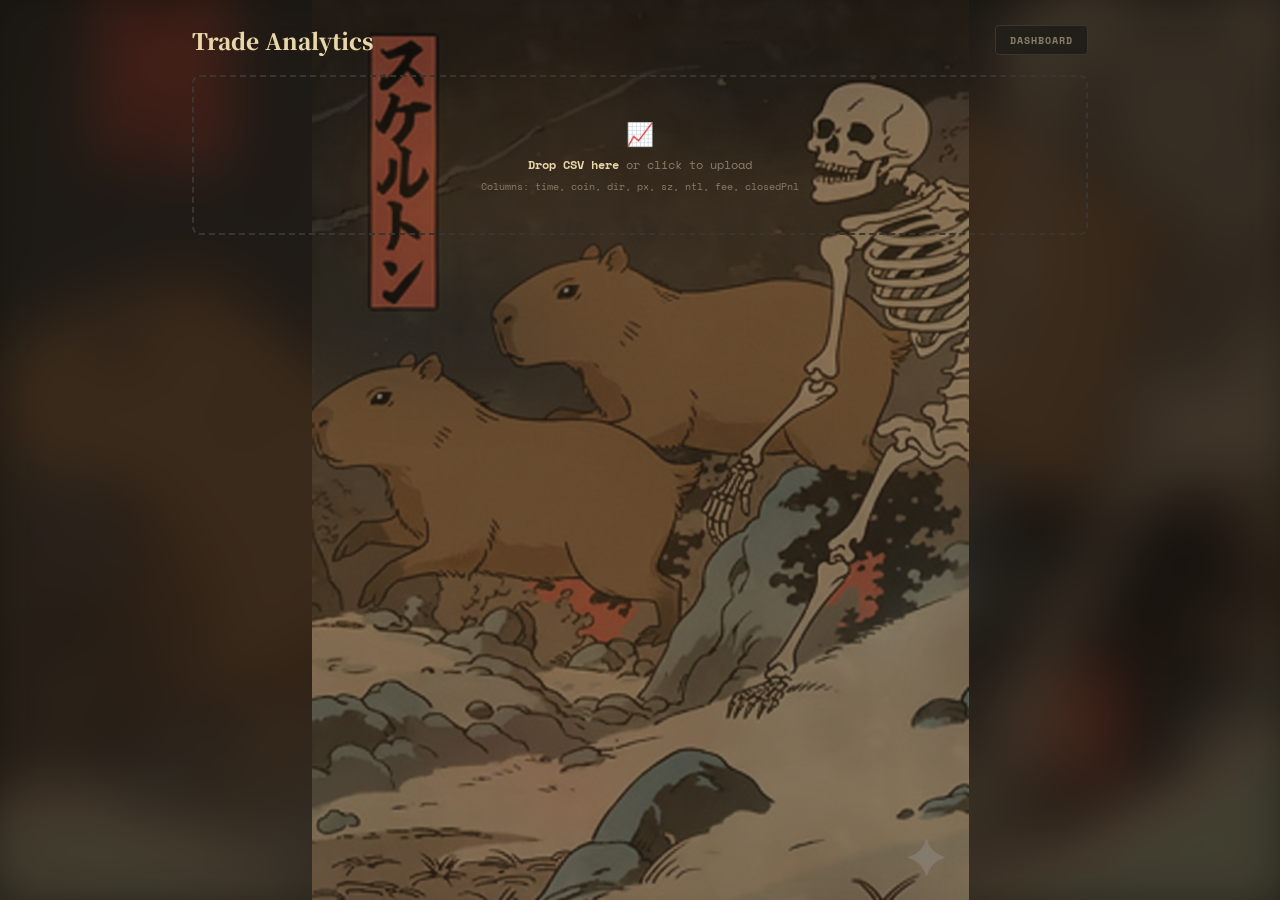
<file: analytics.html>
<!DOCTYPE html>
<html lang="en">
<head>
<meta charset="UTF-8">
<meta name="viewport" content="width=device-width, initial-scale=1.0">
<title>Trade Analytics — SPX</title>
<link rel="preconnect" href="https://fonts.googleapis.com">
<link rel="preconnect" href="https://fonts.gstatic.com" crossorigin>
<link href="https://fonts.googleapis.com/css2?family=Nosifer&family=Noto+Serif+JP:wght@400;700;900&family=Space+Mono:wght@400;700&display=swap" rel="stylesheet">
<style>
* { margin: 0; padding: 0; box-sizing: border-box; }
:root {
    --bg-deep: #12100e;
    --bg-dark: #1a1815;
    --bg-card: #221f1a;
    --bg-card-hover: #2a2620;
    --border: #3a3530;
    --border-light: #4a4238;
    --text: #d4c8b0;
    --text-dim: #8a7e6a;
    --text-bright: #f0e6cc;
    --pumpkin: #d4843e;
    --pumpkin-glow: #e8a04c;
    --pumpkin-deep: #b8602a;
    --green-candle: #4a8a4a;
    --green-bright: #6aaa5a;
    --green-dim: #3d5c3d;
    --red-candle: #c44b3f;
    --red-bright: #e05545;
    --cream: #e8d5a8;
    --moon: #f5ecd0;
    --navy: #2d3040;
}
body {
    font-family: 'Space Mono', 'Noto Serif JP', monospace;
    background: var(--bg-deep); color: var(--text);
    min-height: 100vh; padding: 1.5rem 2rem; max-width: 960px; margin: 0 auto;
    position: relative;
}
body::before {
    content: ''; position: fixed; top: -20px; left: -20px; right: -20px; bottom: -20px;
    background: url('analytics-bg.png') center center / cover no-repeat;
    opacity: 0.2; filter: blur(30px) brightness(1.3) saturate(1.2);
    pointer-events: none; z-index: 0;
}
body::after {
    content: ''; position: fixed; top: 0; left: 0; right: 0; bottom: 0;
    background: url('analytics-bg.png') center center / contain no-repeat;
    opacity: 0.45; pointer-events: none; z-index: 0;
}
body > * { position: relative; z-index: 1; }
.header {
    display: flex; justify-content: space-between; align-items: center;
    margin-bottom: 1.2rem; flex-wrap: wrap; gap: 0.5rem;
}
.header h1 {
    font-family: 'Noto Serif JP', serif; font-size: 1.4rem; font-weight: 900; color: var(--cream);
}
.header-btns { display: flex; gap: 0.5rem; align-items: center; }
.btn {
    background: var(--bg-card); border: 1px solid var(--border); color: var(--text-dim);
    padding: 6px 14px; border-radius: 4px; cursor: pointer; font-family: 'Space Mono', monospace;
    font-size: 0.65rem; font-weight: 700; text-transform: uppercase; letter-spacing: 1px; transition: all 0.2s;
    text-decoration: none;
}
.btn:hover { border-color: var(--pumpkin); color: var(--pumpkin-glow); }
.btn-accent { border-color: var(--pumpkin-deep); color: var(--pumpkin-glow); }
.btn-accent:hover { background: var(--pumpkin-deep); color: var(--cream); }
.upload-zone {
    border: 2px dashed var(--border); border-radius: 8px; padding: 2.5rem 1rem;
    text-align: center; cursor: pointer; transition: border-color 0.2s; margin-bottom: 1rem;
}
.upload-zone:hover, .upload-zone.dragover { border-color: var(--pumpkin); }
.upload-zone input { display: none; }
.upload-zone p { color: var(--text-dim); font-size: 0.75rem; }
.a-grid { display: grid; gap: 12px; margin-bottom: 12px; }
.a-grid-2 { grid-template-columns: 1fr 1fr; }
.a-grid-3 { grid-template-columns: 1fr 1fr 1fr; }
.a-grid-4 { grid-template-columns: 1fr 1fr 1fr 1fr; }
.a-card { background: var(--bg-card); border: 1px solid var(--border); border-radius: 6px; padding: 12px; }
.a-card h4 {
    font-size: 0.6rem; text-transform: uppercase; letter-spacing: 0.05em;
    color: var(--text-dim); margin-bottom: 6px; font-weight: 700;
}
.a-stat { font-size: 1.5rem; font-weight: 700; font-family: 'Space Mono', monospace; }
.a-stat.green { color: var(--green-bright); }
.a-stat.red { color: var(--red-bright); }
.a-sub { font-size: 0.65rem; color: var(--text-dim); margin-top: 2px; }
.a-section {
    font-size: 0.85rem; font-weight: 700; color: var(--cream); margin: 1.2rem 0 0.6rem;
    padding-left: 10px; border-left: 3px solid var(--pumpkin);
}
.a-table { width: 100%; border-collapse: collapse; font-size: 0.7rem; font-family: 'Space Mono', monospace; }
.a-table th {
    text-align: left; padding: 6px 8px; border-bottom: 1px solid var(--border);
    color: var(--text-dim); font-size: 0.6rem; text-transform: uppercase; letter-spacing: 0.03em;
}
.a-table td { padding: 6px 8px; border-bottom: 1px solid rgba(58,53,48,0.3); }
.a-pnl-pos { color: var(--green-bright); }
.a-pnl-neg { color: var(--red-bright); }
.a-wr-hi { color: var(--green-bright); }
.a-wr-mid { color: var(--pumpkin-glow); }
.a-wr-lo { color: var(--red-bright); }
.a-dot { display: inline-block; width: 9px; height: 9px; border-radius: 50%; margin: 0 1px; }
.a-dot.w { background: var(--green-bright); }
.a-dot.l { background: var(--red-candle); }
.a-heatcell {
    flex: 1; height: 28px; border-radius: 3px; display: flex; align-items: center;
    justify-content: center; font-size: 0.6rem; font-weight: 700; color: rgba(240,230,204,0.9);
}
.a-heatrow { display: flex; gap: 4px; margin-bottom: 3px; align-items: center; }
.a-heatlabel { width: 60px; font-size: 0.6rem; color: var(--text-dim); text-align: right; padding-right: 6px; flex-shrink: 0; }
.a-insight {
    background: var(--bg-card); border-left: 3px solid var(--pumpkin); padding: 10px 14px;
    margin: 6px 0; border-radius: 0 6px 6px 0; font-size: 0.75rem; line-height: 1.5;
}
.a-insight strong { color: var(--pumpkin-glow); }
.a-corr {
    background: rgba(196,75,63,0.08); border: 1px solid rgba(196,75,63,0.3); border-radius: 6px;
    padding: 10px 14px; margin: 5px 0; font-size: 0.75rem;
}
.a-corr-date { font-weight: 700; color: var(--red-bright); margin-bottom: 3px; }
.a-tag {
    display: inline-block; padding: 1px 6px; border-radius: 8px; font-size: 0.6rem; font-weight: 700; margin: 0 2px;
}
.a-tag.stock { background: rgba(96,165,250,0.15); color: #60a5fa; }
.a-tag.commodity { background: rgba(251,191,36,0.15); color: #fbbf24; }
.a-tag.index { background: rgba(167,139,250,0.15); color: #a78bfa; }
.a-wbar { display: flex; align-items: center; gap: 6px; padding: 3px 0; }
.a-wlabel { width: 42px; font-size: 0.65rem; color: var(--text-dim); text-align: right; flex-shrink: 0; }
.a-wtrack { flex: 1; position: relative; height: 16px; }
.a-wcenter { position: absolute; left: 50%; width: 1px; height: 16px; background: var(--border); }
.a-wfill { height: 12px; border-radius: 2px; position: absolute; top: 2px; }
.a-wfill.pos { background: var(--green-candle); left: 50%; }
.a-wfill.neg { background: var(--red-candle); right: 50%; }
.a-wval { font-size: 0.7rem; font-weight: 700; min-width: 55px; text-align: right; }
.badge-table { width: 100%; border-collapse: collapse; font-size: 0.7rem; font-family: 'Space Mono', monospace; }
.badge-table th {
    text-align: left; padding: 6px 8px; border-bottom: 1px solid var(--border);
    color: var(--text-dim); font-size: 0.6rem; text-transform: uppercase; letter-spacing: 0.03em;
}
.badge-table td { padding: 6px 8px; border-bottom: 1px solid rgba(58,53,48,0.3); }
.badge-table tr.unproven td { opacity: 0.35; }
.badge-table .alloc-amount { font-weight: 700; color: var(--green-bright); }
.badge-table .badge-icon { width: 20px; height: 20px; vertical-align: middle; margin-right: 4px; }
.badge-table .capped td { background: rgba(212,132,62,0.08); }
.portfolio-input {
    width: 100%; padding: 0.6rem 1rem; background: var(--bg-dark); border: 1px solid var(--border);
    border-radius: 4px; color: var(--cream); font-family: 'Space Mono', monospace; font-size: 1rem;
    text-align: center; margin-bottom: 1rem;
}
.portfolio-input:focus { outline: none; border-color: var(--pumpkin); }
.unallocated-row { color: var(--pumpkin-glow); font-weight: 700; }
@media (max-width: 768px) {
    body { padding: 1rem; }
    body::before { display: none; }
    body::after { background: url('analytics-bg-mobile.png') top center / cover no-repeat; opacity: 0.2; }
    .a-grid-2, .a-grid-3, .a-grid-4 { grid-template-columns: 1fr 1fr; }
    .a-stat { font-size: 1.2rem; }
    .a-card { overflow-x: auto; -webkit-overflow-scrolling: touch; }
    .badge-table { font-size: 0.6rem; min-width: 600px; }
    .badge-table th { padding: 4px 5px; font-size: 0.5rem; }
    .badge-table td { padding: 4px 5px; }
}
@media (max-width: 480px) {
    .a-grid-4 { grid-template-columns: 1fr 1fr; }
}
</style>
</head>
<body>

<div class="header">
    <h1>Trade Analytics</h1>
    <div class="header-btns">
        <a href="index.html" class="btn">Dashboard</a>
        <button class="btn btn-accent" id="newDataBtn" onclick="resetUpload()" style="display:none">New Data</button>
    </div>
</div>

<div class="upload-zone" id="uploadZone">
    <p style="font-size:1.4rem;margin-bottom:6px">&#128200;</p>
    <p><strong style="color:var(--cream)">Drop CSV here</strong> or click to upload</p>
    <p style="margin-top:6px;font-size:0.6rem">Columns: time, coin, dir, px, sz, ntl, fee, closedPnl</p>
    <input type="file" id="fileInput" accept=".csv">
</div>

<div id="content"></div>

<script>
// ---- CSV PARSING ----
function parseCSV(text) {
    const lines = text.trim().split('\n');
    const headers = lines[0].split(',').map(h => h.trim());
    return lines.slice(1).map(line => {
        const vals = line.split(',');
        const row = {};
        headers.forEach((h, i) => row[h] = (vals[i] || '').trim());
        return row;
    }).filter(r => r.time && r.coin);
}

function parseTime(s) {
    const [datePart, timePart] = s.split(' - ');
    const [m, d, y] = datePart.split('/');
    return new Date(y + '-' + m.padStart(2,'0') + '-' + d.padStart(2,'0') + 'T' + timePart);
}

function baseTicker(coin) { return coin.split(' (')[0].replace('/USDC','').trim(); }

const STOCKS = new Set(['AAPL','GOOGL','GOOG','PLTR','HOOD','META','NVDA','AMD','CRWV','BABA','TSLA','AMZN','MSFT','NFLX','WMT','AVGO','COIN','MSTR','VOO','SPY','QQQ','SNOW','CRM','ORCL','INTC','RDDT','UBER','SHOP','SQ','ABNB','ROKU','SNAP','PINS','DKNG','SOFI','RBLX','TSM','BMNR','IWM']);
const COMMODITIES = new Set(['PLATINUM','PALLADIUM','GOLD','COPPER','OIL','NATGAS','SILVER','WHEAT','CORN','SOYBEAN','XAUUSD','XPDUSD','USOIL','CL1!']);
function tickerCat(t) { return STOCKS.has(t) ? 'stock' : COMMODITIES.has(t) ? 'commodity' : 'index'; }
function catLabel(c) { return c === 'stock' ? 'Stocks' : c === 'commodity' ? 'Commodities' : 'Indices / Sectors'; }
function fmtPnl(v) { return (v >= 0 ? '+' : '') + '$' + v.toFixed(2); }
function pnlCls(v) { return v > 0 ? 'a-pnl-pos' : v < 0 ? 'a-pnl-neg' : ''; }
function wrCls(v) { return v >= 65 ? 'a-wr-hi' : v >= 45 ? 'a-wr-mid' : 'a-wr-lo'; }
function heatColor(wr) {
    if (wr >= 70) return 'rgba(106,170,90,0.35)';
    if (wr >= 55) return 'rgba(106,170,90,0.18)';
    if (wr >= 45) return 'rgba(255,255,255,0.06)';
    if (wr >= 30) return 'rgba(196,75,63,0.18)';
    return 'rgba(196,75,63,0.35)';
}

// ---- BADGE SYSTEM ----
var BADGE_GRADES = [
    { grade: 1,  name: 'Boulder',    icon: 'badges/Boulder_Badge.png',  multiplier: 1.0, weight: 0,  winsReq: 0,  maxStopRate: null, maxAlloc: 0 },
    { grade: 2,  name: 'Cascade',    icon: 'badges/Cascade_Badge.png',  multiplier: 1.0, weight: 0,  winsReq: 1,  maxStopRate: null, maxAlloc: 0 },
    { grade: 3,  name: 'Thunder',    icon: 'badges/Thunder_Badge.png',  multiplier: 1.0, weight: 5,  winsReq: 2,  maxStopRate: null, maxAlloc: 25 },
    { grade: 4,  name: 'Rainbow',    icon: 'badges/Rainbow_Badge.png',  multiplier: 1.3, weight: 10, winsReq: 3,  maxStopRate: null, maxAlloc: 50 },
    { grade: 5,  name: 'Soul',       icon: 'badges/Soul_Badge.png',     multiplier: 1.5, weight: 15, winsReq: 4,  maxStopRate: 0.30, maxAlloc: 75 },
    { grade: 6,  name: 'Marsh',      icon: 'badges/Marsh_Badge.png',    multiplier: 1.7, weight: 20, winsReq: 6,  maxStopRate: 0.25, maxAlloc: 100 },
    { grade: 7,  name: 'Volcano',    icon: 'badges/Volcano_Badge.png',  multiplier: 2.0, weight: 25, winsReq: 8,  maxStopRate: 0.25, maxAlloc: 150 },
    { grade: 8,  name: 'Earth',      icon: 'badges/Earth_Badge.png',    multiplier: 2.3, weight: 30, winsReq: 10, maxStopRate: 0.20, maxAlloc: 200 },
    { grade: 9,  name: 'Elite Four', icon: 'badges/master-ball.png',    multiplier: 2.5, weight: 35, winsReq: 15, maxStopRate: 0.20, maxAlloc: 300 },
    { grade: 10, name: 'Master',     icon: 'badges/master-ball.png',    multiplier: 3.0, weight: 40, winsReq: 20, maxStopRate: 0.15, maxAlloc: 500 }
];

function calcBadgeFromCSV(wins, losses, lastResults, pnl, grossWins, grossLosses) {
    var total = wins + losses;
    var stopRate = total > 0 ? losses / total : 0;
    var profitFactor = grossLosses > 0 ? grossWins / grossLosses : (grossWins > 0 ? 99 : 0);

    // P&L gate: negative P&L caps at Cascade (Grade 2) max
    var maxGradeIfNeg = 2;

    // Profit factor requirements for higher grades (gross wins / gross losses)
    // Grade 3+ needs PF > 1.0 (profitable), Grade 5+ needs PF > 1.3, Grade 7+ needs PF > 1.5
    function pfReq(gradeNum) {
        if (gradeNum >= 7) return 1.5;
        if (gradeNum >= 5) return 1.3;
        if (gradeNum >= 3) return 1.0;
        return 0;
    }

    // Find highest eligible grade
    var grade = BADGE_GRADES[0];
    for (var i = BADGE_GRADES.length - 1; i >= 0; i--) {
        var bg = BADGE_GRADES[i];
        if (wins >= bg.winsReq) {
            if (bg.maxStopRate === null || stopRate < bg.maxStopRate) {
                // P&L gate check
                if (pnl < 0 && bg.grade > maxGradeIfNeg) continue;
                // Profit factor check
                if (profitFactor < pfReq(bg.grade)) continue;
                grade = bg;
                break;
            }
        }
    }

    // Demotion for consecutive losses at end
    var consLosses = 0;
    for (var j = lastResults.length - 1; j >= 0; j--) {
        if (lastResults[j] === 'L') consLosses++;
        else break;
    }
    var demotion = 0;
    if (consLosses >= 3) demotion = 2;
    else if (consLosses >= 2) demotion = 1;

    if (demotion > 0) {
        var idx = BADGE_GRADES.indexOf(grade);
        grade = BADGE_GRADES[Math.max(0, idx - demotion)];
    }

    return {
        grade: grade.grade, name: grade.name, icon: grade.icon,
        multiplier: grade.multiplier, weight: grade.weight,
        maxAlloc: grade.maxAlloc,
        wins: wins, losses: losses,
        stopRate: total > 0 ? (stopRate * 100).toFixed(1) + '%' : '0%',
        profitFactor: profitFactor < 99 ? profitFactor.toFixed(2) : '∞',
        pnl: pnl
    };
}

// ---- ANALYSIS + RENDER ----
function analyze(rows) {
    const trades = rows.filter(r => !r.coin.includes('USDH'));
    trades.forEach(t => {
        t._dt = parseTime(t.time);
        t._pnl = parseFloat(t.closedPnl) || 0;
        t._ntl = parseFloat(t.ntl) || 0;
        t._fee = parseFloat(t.fee) || 0;
        t._ticker = baseTicker(t.coin);
        t._isOpen = t.dir.includes('Open');
        t._isClose = t.dir.includes('Close') || t.dir.includes('Liquidation');
        t._isLiq = t.dir.includes('Liquidation');
    });
    trades.sort((a, b) => a._dt - b._dt);

    const closes = trades.filter(t => t._isClose);
    const opens = trades.filter(t => t._isOpen);
    if (!trades.length) return;
    const firstDate = trades[0]._dt;
    const lastDate = trades[trades.length - 1]._dt;
    const daySpan = Math.round((lastDate - firstDate) / 86400000);

    // Overall
    const totalPnl = trades.reduce((s, t) => s + t._pnl, 0);
    const wins = closes.filter(t => t._pnl > 0).length;
    const losses = closes.filter(t => t._pnl <= 0).length;
    const winRate = closes.length ? (wins / closes.length * 100) : 0;
    const grossWin = closes.filter(t => t._pnl > 0).reduce((s, t) => s + t._pnl, 0);
    const grossLoss = closes.filter(t => t._pnl <= 0).reduce((s, t) => s + t._pnl, 0);
    const avgWin = wins ? grossWin / wins : 0;
    const avgLoss = losses ? grossLoss / losses : 0;

    // Per ticker
    const tickerMap = {};
    trades.forEach(t => {
        if (!tickerMap[t._ticker]) tickerMap[t._ticker] = { opens: [], closes: [], all: [] };
        tickerMap[t._ticker].all.push(t);
        if (t._isOpen) tickerMap[t._ticker].opens.push(t);
        if (t._isClose) tickerMap[t._ticker].closes.push(t);
    });
    const tickerStats = {};
    for (const [ticker, data] of Object.entries(tickerMap)) {
        const tc = data.closes, to = data.opens;
        const pnl = data.all.reduce((s, t) => s + t._pnl, 0);
        const notional = to.reduce((s, t) => s + t._ntl, 0);
        const w = tc.filter(t => t._pnl > 0).length, l = tc.filter(t => t._pnl <= 0).length;
        const tGrossWin = tc.filter(t => t._pnl > 0).reduce((s, t) => s + t._pnl, 0);
        const tGrossLoss = Math.abs(tc.filter(t => t._pnl <= 0).reduce((s, t) => s + t._pnl, 0));
        // Track last results for demotion calc
        var lastResults = tc.map(function(t) { return t._pnl > 0 ? 'W' : 'L'; });
        var badge = calcBadgeFromCSV(w, l, lastResults, pnl, tGrossWin, tGrossLoss);
        tickerStats[ticker] = { pnl, notional, wins: w, losses: l, exits: tc.length, category: tickerCat(ticker), badge: badge, lastResults: lastResults };
    }

    // Hold times
    const holdTimes = [];
    for (const [ticker, data] of Object.entries(tickerMap)) {
        const oq = [...data.opens];
        for (const c of data.closes) {
            if (oq.length) { const o = oq.shift(); holdTimes.push({ ticker, hrs: (c._dt - o._dt) / 3600000, pnl: c._pnl, win: c._pnl > 0 }); }
        }
    }
    const holdBuckets = [
        { label: '< 4 hrs', lo: 0, hi: 4 }, { label: '4-12 hrs', lo: 4, hi: 12 },
        { label: '12-24 hrs', lo: 12, hi: 24 }, { label: '1-2 days', lo: 24, hi: 48 },
        { label: '2-5 days', lo: 48, hi: 120 }, { label: '5+ days', lo: 120, hi: 99999 },
    ];
    holdBuckets.forEach(b => {
        const g = holdTimes.filter(h => h.hrs >= b.lo && h.hrs < b.hi);
        b.count = g.length; b.wins = g.filter(h => h.win).length;
        b.wr = g.length ? (b.wins / g.length * 100) : 0;
        b.pnl = g.reduce((s, h) => s + h.pnl, 0);
    });

    // Entry time matching
    const entryPnl = [];
    for (const [ticker, data] of Object.entries(tickerMap)) {
        const oq = [...data.opens];
        for (const c of data.closes) {
            if (oq.length) { const o = oq.shift(); entryPnl.push({ hour: o._dt.getHours(), dow: o._dt.getDay(), pnl: c._pnl, win: c._pnl > 0, ticker }); }
        }
    }

    // Time blocks
    const timeBlocks = [
        { label: 'Pre-market (1-9am)', lo: 1, hi: 9 }, { label: 'Morning (9-12pm)', lo: 9, hi: 12 },
        { label: 'Afternoon (12-4pm)', lo: 12, hi: 16 }, { label: 'Evening (4-8pm)', lo: 16, hi: 20 },
        { label: 'Night (8pm-1am)', lo: 20, hi: 25 },
    ];
    timeBlocks.forEach(b => {
        const g = b.hi <= 24 ? entryPnl.filter(e => e.hour >= b.lo && e.hour < b.hi) : entryPnl.filter(e => e.hour >= 20 || e.hour < 1);
        b.count = g.length; b.wins = g.filter(e => e.win).length;
        b.wr = g.length ? (b.wins / g.length * 100) : 0;
        b.pnl = g.reduce((s, e) => s + e.pnl, 0);
    });

    // Day of week
    const dayNames = ['Sun', 'Mon', 'Tue', 'Wed', 'Thu', 'Fri', 'Sat'];
    const dowStats = dayNames.map((d, i) => {
        const g = entryPnl.filter(e => e.dow === i);
        return { label: d, count: g.length, wins: g.filter(e => e.win).length,
            wr: g.length ? (g.filter(e => e.win).length / g.length * 100) : 0,
            pnl: g.reduce((s, e) => s + e.pnl, 0) };
    });

    // Weekly P&L
    const weeklyMap = {};
    trades.forEach(t => {
        const d = new Date(t._dt); const day = d.getDay();
        const mon = new Date(d); mon.setDate(mon.getDate() - ((day + 6) % 7));
        const key = (mon.getMonth()+1) + '/' + mon.getDate();
        weeklyMap[key] = (weeklyMap[key] || 0) + t._pnl;
    });
    const weekly = Object.entries(weeklyMap).sort((a, b) => {
        const [am, ad] = a[0].split('/').map(Number), [bm, bd] = b[0].split('/').map(Number);
        return am !== bm ? am - bm : ad - bd;
    });

    // Streaks
    let streaks = [], curType = null, curLen = 0;
    closes.forEach(t => {
        const type = t._pnl > 0 ? 'w' : 'l';
        if (type === curType) curLen++; else { if (curType) streaks.push({ type: curType, len: curLen }); curType = type; curLen = 1; }
    });
    if (curType) streaks.push({ type: curType, len: curLen });
    const maxWS = Math.max(0, ...streaks.filter(s => s.type === 'w').map(s => s.len));
    const maxLS = Math.max(0, ...streaks.filter(s => s.type === 'l').map(s => s.len));
    const curStreak = streaks.length ? streaks[streaks.length - 1] : { type: 'w', len: 0 };
    const last15 = closes.slice(-15);

    // Correlated risk days
    const dayExits = {};
    closes.forEach(t => { const k = t._dt.toISOString().slice(0, 10); if (!dayExits[k]) dayExits[k] = []; dayExits[k].push(t); });
    const corrDays = Object.entries(dayExits)
        .filter(([, ex]) => ex.length >= 3 && ex.every(e => e._pnl <= 0))
        .map(([date, ex]) => ({ date, exits: ex, loss: ex.reduce((s, e) => s + e._pnl, 0) }));

    // Top wins/losses
    const sortedExits = [...closes].sort((a, b) => b._pnl - a._pnl);
    const topWins = sortedExits.slice(0, 5);
    const topLosses = sortedExits.slice(-5).reverse();

    // Category stats
    const cats = ['stock', 'commodity', 'index'].map(cat => {
        const tks = Object.entries(tickerStats).filter(([, s]) => s.category === cat);
        return { category: cat, label: catLabel(cat),
            pnl: tks.reduce((s, [, t]) => s + t.pnl, 0),
            notional: tks.reduce((s, [, t]) => s + t.notional, 0),
            wins: tks.reduce((s, [, t]) => s + t.wins, 0),
            losses: tks.reduce((s, [, t]) => s + t.losses, 0),
            tickers: tks.sort((a, b) => b[1].pnl - a[1].pnl) };
    });

    // Auto-insights
    const insights = [];
    const bestDow = dowStats.filter(d => d.count > 0).sort((a, b) => b.pnl - a.pnl)[0];
    const worstDow = dowStats.filter(d => d.count > 0).sort((a, b) => a.pnl - b.pnl)[0];
    if (bestDow && worstDow && bestDow.label !== worstDow.label)
        insights.push('<strong>' + bestDow.label + '</strong> entries are best (' + fmtPnl(bestDow.pnl) + ', ' + bestDow.wr.toFixed(0) + '% WR). <strong>' + worstDow.label + '</strong> entries worst (' + fmtPnl(worstDow.pnl) + ', ' + worstDow.wr.toFixed(0) + '% WR).');
    const bestHold = holdBuckets.filter(b => b.count >= 2).sort((a, b) => b.wr - a.wr)[0];
    const worstHold = holdBuckets.filter(b => b.count >= 2).sort((a, b) => a.wr - b.wr)[0];
    if (bestHold && worstHold && bestHold.label !== worstHold.label)
        insights.push('<strong>' + bestHold.label + '</strong> holds: ' + bestHold.wr.toFixed(0) + '% WR. <strong>' + worstHold.label + '</strong> holds: only ' + worstHold.wr.toFixed(0) + '% WR.');
    const liqs = trades.filter(t => t._isLiq);
    if (liqs.length) insights.push('<strong>' + liqs.length + ' liquidation(s)</strong> — ' + liqs.map(t => t._ticker + ' (' + fmtPnl(t._pnl) + ')').join(', ') + '.');
    if (corrDays.length) insights.push('<strong>' + corrDays.length + ' correlated loss day(s)</strong> — multiple stops hit same day. Consider limiting same-day exposure.');

    // Open positions
    const posSz = {};
    trades.forEach(t => {
        if (!posSz[t._ticker]) posSz[t._ticker] = 0;
        if (t._isOpen) posSz[t._ticker] += parseFloat(t.sz) || 0;
        else if (t._isClose) posSz[t._ticker] -= parseFloat(t.sz) || 0;
    });
    const stillOpen = Object.entries(posSz).filter(([, sz]) => Math.abs(sz) > 0.0001);

    // ---- BUILD HTML ----
    let h = '';
    const dateRange = firstDate.toLocaleDateString() + ' — ' + lastDate.toLocaleDateString() + ' (' + daySpan + 'd)';

    // Top stats
    h += '<div class="a-grid a-grid-4">';
    h += '<div class="a-card"><h4>Net P&L (Realized)</h4><div class="a-stat ' + (totalPnl >= 0 ? 'green' : 'red') + '">' + fmtPnl(totalPnl) + '</div><div class="a-sub">' + dateRange + '</div></div>';
    h += '<div class="a-card"><h4>Win Rate</h4><div class="a-stat ' + wrCls(winRate) + '">' + winRate.toFixed(1) + '%</div><div class="a-sub">' + wins + 'W / ' + losses + 'L (' + closes.length + ' exits)</div></div>';
    h += '<div class="a-card"><h4>Avg Win</h4><div class="a-stat green">' + fmtPnl(avgWin) + '</div><div class="a-sub">Gross: ' + fmtPnl(grossWin) + '</div></div>';
    h += '<div class="a-card"><h4>Avg Loss</h4><div class="a-stat red">' + fmtPnl(avgLoss) + '</div><div class="a-sub">Gross: ' + fmtPnl(grossLoss) + '</div></div>';
    h += '</div>';

    // Streak + last 15
    h += '<div class="a-grid a-grid-2">';
    h += '<div class="a-card"><h4>Current Streak</h4><div class="a-stat ' + (curStreak.type === 'w' ? 'green' : 'red') + '">' + curStreak.len + ' ' + (curStreak.type === 'w' ? 'Wins' : 'Losses') + '</div><div class="a-sub">Best: ' + maxWS + 'W | Worst: ' + maxLS + 'L</div></div>';
    h += '<div class="a-card"><h4>Last 15 Exits</h4><div style="margin-top:4px">' + last15.map(function(t) { return '<span class="a-dot ' + (t._pnl > 0 ? 'w' : 'l') + '" title="' + t._ticker + ': ' + fmtPnl(t._pnl) + '"></span>'; }).join('') + '</div><div class="a-sub" style="margin-top:6px">' + last15.filter(function(t){return t._pnl > 0}).length + 'W / ' + last15.filter(function(t){return t._pnl <= 0}).length + 'L</div></div>';
    h += '</div>';

    // Open positions warning
    if (stillOpen.length) {
        h += '<div class="a-insight"><strong>' + stillOpen.length + ' position(s) still open</strong> — P&L shown is realized only. Open: ' + stillOpen.map(function(x){return x[0]}).join(', ') + '.</div>';
    }

    // Insights
    if (insights.length) {
        h += '<div class="a-section">Key Insights</div>';
        insights.forEach(function(i) { h += '<div class="a-insight">' + i + '</div>'; });
    }

    // Weekly P&L
    h += '<div class="a-section">Weekly P&L</div><div class="a-card">';
    var maxW = Math.max(1, Math.max.apply(null, weekly.map(function(w){return Math.abs(w[1])})));
    weekly.forEach(function(w) {
        var label = w[0], pnl = w[1];
        var pct = Math.abs(pnl) / maxW * 45;
        h += '<div class="a-wbar"><div class="a-wlabel">' + label + '</div>';
        h += '<div class="a-wtrack"><div class="a-wcenter"></div><div class="a-wfill ' + (pnl >= 0 ? 'pos' : 'neg') + '" style="width:' + pct + '%"></div></div>';
        h += '<div class="a-wval ' + pnlCls(pnl) + '">' + fmtPnl(pnl) + '</div></div>';
    });
    h += '</div>';

    // Day of week heatmap
    h += '<div class="a-section">Day of Week</div><div class="a-card">';
    h += '<div class="a-heatrow"><div class="a-heatlabel"></div><div class="a-heatcell" style="background:none;color:var(--text-dim);height:18px;font-size:0.55rem">WR</div><div class="a-heatcell" style="background:none;color:var(--text-dim);height:18px;font-size:0.55rem">P&L</div><div class="a-heatcell" style="background:none;color:var(--text-dim);height:18px;font-size:0.55rem">Trades</div></div>';
    dowStats.filter(function(d){return d.count > 0}).forEach(function(d) {
        h += '<div class="a-heatrow"><div class="a-heatlabel">' + d.label + '</div>';
        h += '<div class="a-heatcell" style="background:' + heatColor(d.wr) + '">' + d.wr.toFixed(0) + '%</div>';
        h += '<div class="a-heatcell" style="background:' + (d.pnl >= 0 ? 'rgba(106,170,90,0.12)' : 'rgba(196,75,63,0.12)') + '">' + fmtPnl(d.pnl) + '</div>';
        h += '<div class="a-heatcell" style="background:rgba(255,255,255,0.04)">' + d.count + '</div></div>';
    });
    h += '</div>';

    // Hold time
    h += '<div class="a-section">Hold Time</div><div class="a-card"><table class="a-table"><tr><th>Duration</th><th>Trades</th><th>Win Rate</th><th>P&L</th></tr>';
    holdBuckets.filter(function(b){return b.count > 0}).forEach(function(b) {
        h += '<tr><td>' + b.label + '</td><td>' + b.count + '</td><td class="' + wrCls(b.wr) + '">' + b.wr.toFixed(0) + '%</td><td class="' + pnlCls(b.pnl) + '">' + fmtPnl(b.pnl) + '</td></tr>';
    });
    h += '</table></div>';

    // Entry time
    h += '<div class="a-section">Entry Time of Day</div><div class="a-card"><table class="a-table"><tr><th>Session</th><th>Entries</th><th>Win Rate</th><th>P&L</th></tr>';
    timeBlocks.filter(function(b){return b.count > 0}).forEach(function(b) {
        h += '<tr><td>' + b.label + '</td><td>' + b.count + '</td><td class="' + wrCls(b.wr) + '">' + b.wr.toFixed(0) + '%</td><td class="' + pnlCls(b.pnl) + '">' + fmtPnl(b.pnl) + '</td></tr>';
    });
    h += '</table></div>';

    // Category breakdown
    h += '<div class="a-section">By Category</div>';
    cats.filter(function(c){return c.tickers.length > 0}).forEach(function(cat) {
        var cwr = (cat.wins + cat.losses) ? (cat.wins / (cat.wins + cat.losses) * 100) : 0;
        h += '<div class="a-card" style="margin-bottom:10px"><h4>' + cat.label + ' <span style="float:right;color:' + (cat.pnl >= 0 ? 'var(--green-bright)' : 'var(--red-bright)') + '">' + fmtPnl(cat.pnl) + ' | ' + cat.wins + 'W/' + cat.losses + 'L (' + cwr.toFixed(0) + '%)</span></h4>';
        h += '<table class="a-table"><tr><th>Ticker</th><th>P&L</th><th>W/L</th><th>WR</th><th>Notional</th></tr>';
        cat.tickers.forEach(function(item) {
            var ticker = item[0], s = item[1];
            var wr = (s.wins + s.losses) ? (s.wins / (s.wins + s.losses) * 100) : 0;
            h += '<tr><td><span class="a-tag ' + cat.category + '">' + ticker + '</span></td><td class="' + pnlCls(s.pnl) + '">' + fmtPnl(s.pnl) + '</td><td>' + s.wins + '/' + s.losses + '</td><td class="' + wrCls(wr) + '">' + (s.exits ? wr.toFixed(0)+'%' : '-') + '</td><td>$' + s.notional.toFixed(0) + '</td></tr>';
        });
        h += '</table></div>';
    });

    // Top wins/losses
    h += '<div class="a-grid a-grid-2">';
    h += '<div class="a-card"><h4>Top 5 Wins</h4><table class="a-table"><tr><th>Ticker</th><th>P&L</th><th>Date</th></tr>';
    topWins.forEach(function(t) { h += '<tr><td>' + t._ticker + '</td><td class="a-pnl-pos">' + fmtPnl(t._pnl) + '</td><td>' + t._dt.toLocaleDateString() + '</td></tr>'; });
    h += '</table></div>';
    h += '<div class="a-card"><h4>Top 5 Losses</h4><table class="a-table"><tr><th>Ticker</th><th>P&L</th><th>Date</th></tr>';
    topLosses.forEach(function(t) { h += '<tr><td>' + t._ticker + '</td><td class="a-pnl-neg">' + fmtPnl(t._pnl) + '</td><td>' + t._dt.toLocaleDateString() + '</td></tr>'; });
    h += '</table></div></div>';

    // Badge grades + Portfolio allocator
    var badgeTickers = Object.entries(tickerStats)
        .map(function(e) { return { ticker: e[0], stats: e[1] }; })
        .sort(function(a, b) { return b.stats.badge.grade - a.stats.badge.grade || b.stats.pnl - a.stats.pnl; });

    h += '<div class="a-section">Ticker Badges (from CSV data)</div>';
    h += '<div class="a-card"><table class="badge-table"><tr><th>Ticker</th><th>Badge</th><th>Grade</th><th>W/L</th><th>Stop%</th><th>PF</th><th>P&L</th><th>Weight</th><th>Cap</th></tr>';
    badgeTickers.forEach(function(item) {
        var t = item.ticker, s = item.stats, b = s.badge;
        var unproven = b.grade <= 2 ? ' class="unproven"' : '';
        var pfColor = parseFloat(b.profitFactor) >= 1.0 || b.profitFactor === '∞' ? 'green' : 'red';
        h += '<tr' + unproven + '><td><strong>' + t + '</strong></td>';
        h += '<td><img class="badge-icon" src="' + b.icon + '">' + b.name + '</td>';
        h += '<td>' + b.grade + '</td>';
        h += '<td>' + b.wins + '/' + b.losses + '</td>';
        h += '<td>' + b.stopRate + '</td>';
        h += '<td style="color:var(--' + pfColor + '-bright)">' + b.profitFactor + '</td>';
        h += '<td class="' + pnlCls(s.pnl) + '">' + fmtPnl(s.pnl) + '</td>';
        h += '<td>' + (b.weight || '-') + '</td>';
        h += '<td>' + (b.maxAlloc ? '$' + b.maxAlloc : '-') + '</td>';
        h += '</tr>';
    });
    h += '</table></div>';

    // Portfolio allocator
    var eligible = badgeTickers.filter(function(item) { return item.stats.badge.grade >= 3; });
    h += '<div class="a-section">Add to Portfolio</div>';
    h += '<div class="a-card">';
    h += '<input type="number" class="portfolio-input" id="portfolioAmountInput" placeholder="Enter amount ($)" min="1" oninput="previewPortfolio()">';
    h += '<table class="badge-table" id="portfolioPreview"><tr><th>Ticker</th><th>Badge</th><th>Grade</th><th>Weight</th><th>Cap</th><th>%</th><th>$ Amount</th></tr>';
    if (eligible.length === 0) {
        h += '<tr><td colspan="7" style="text-align:center;color:var(--text-dim);padding:1rem">No tickers at Grade 3+ yet. Keep trading!</td></tr>';
    } else {
        eligible.forEach(function(item) {
            var b = item.stats.badge;
            h += '<tr id="alloc_' + item.ticker + '"><td><strong>' + item.ticker + '</strong></td>';
            h += '<td><img class="badge-icon" src="' + b.icon + '">' + b.name + '</td>';
            h += '<td>' + b.grade + '</td>';
            h += '<td>' + b.weight + '</td>';
            h += '<td>$' + b.maxAlloc + '</td>';
            h += '<td class="alloc-pct">-</td>';
            h += '<td class="alloc-amount">$0.00</td></tr>';
        });
        h += '<tr id="alloc_unallocated" style="display:none"><td colspan="5"></td><td></td><td class="unallocated-row">$0.00</td></tr>';
    }
    h += '</table></div>';

    // Store eligible data globally for the allocator
    window._portfolioEligible = eligible;

    // Correlated loss days
    if (corrDays.length) {
        h += '<div class="a-section">Correlated Loss Days</div>';
        corrDays.forEach(function(d) {
            h += '<div class="a-corr"><div class="a-corr-date">' + d.date + ' — ' + fmtPnl(d.loss) + '</div>';
            h += d.exits.map(function(e) { return '<span class="a-tag ' + tickerCat(e._ticker) + '">' + e._ticker + ' ' + fmtPnl(e._pnl) + '</span>'; }).join(' ');
            h += '</div>';
        });
    }

    h += '<div style="text-align:center;margin-top:2rem;padding:1rem;color:var(--text-dim);font-size:0.65rem">Analysis generated ' + new Date().toLocaleString() + '</div>';

    document.getElementById('content').innerHTML = h;
    document.getElementById('newDataBtn').style.display = '';
}

// ---- PORTFOLIO ALLOCATOR ----
function previewPortfolio() {
    var amount = parseFloat(document.getElementById('portfolioAmountInput').value) || 0;
    var eligible = window._portfolioEligible || [];
    if (!eligible.length || !amount) return;

    var totalWeight = eligible.reduce(function(s, e) { return s + e.stats.badge.weight; }, 0);

    // Initial proportional allocation
    eligible.forEach(function(e) {
        var pct = totalWeight > 0 ? e.stats.badge.weight / totalWeight : 0;
        e._alloc = Math.round(amount * pct * 100) / 100;
        e._pct = pct;
        e._capped = false;
    });

    // Iterative cap + redistribute
    for (var iter = 0; iter < 20; iter++) {
        var overflow = 0;
        eligible.forEach(function(e) {
            if (!e._capped && e._alloc > e.stats.badge.maxAlloc) {
                overflow += e._alloc - e.stats.badge.maxAlloc;
                e._alloc = e.stats.badge.maxAlloc;
                e._capped = true;
            }
        });
        if (overflow <= 0.01) break;
        var uncapped = eligible.filter(function(e) { return !e._capped; });
        var uncappedWeight = uncapped.reduce(function(s, e) { return s + e.stats.badge.weight; }, 0);
        uncapped.forEach(function(e) {
            var share = uncappedWeight > 0 ? e.stats.badge.weight / uncappedWeight : 0;
            e._alloc += Math.round(overflow * share * 100) / 100;
        });
    }

    var totalAllocated = 0;
    eligible.forEach(function(e) {
        var row = document.getElementById('alloc_' + e.ticker);
        if (!row) return;
        var pctCell = row.querySelector('.alloc-pct');
        var amtCell = row.querySelector('.alloc-amount');
        var pct = amount > 0 ? (e._alloc / amount * 100) : 0;
        pctCell.textContent = pct.toFixed(1) + '%';
        amtCell.textContent = '$' + e._alloc.toFixed(2);
        if (e._capped) row.classList.add('capped');
        else row.classList.remove('capped');
        totalAllocated += e._alloc;
    });

    var unallocated = amount - totalAllocated;
    var unRow = document.getElementById('alloc_unallocated');
    if (unRow) {
        if (unallocated > 0.01) {
            unRow.style.display = '';
            unRow.querySelector('.unallocated-row').textContent = '$' + unallocated.toFixed(2) + ' unallocated';
        } else {
            unRow.style.display = 'none';
        }
    }
}

// ---- FILE UPLOAD ----
var zone = document.getElementById('uploadZone');
var input = document.getElementById('fileInput');
zone.addEventListener('click', function() { input.click(); });
zone.addEventListener('dragover', function(e) { e.preventDefault(); zone.classList.add('dragover'); });
zone.addEventListener('dragleave', function() { zone.classList.remove('dragover'); });
zone.addEventListener('drop', function(e) { e.preventDefault(); zone.classList.remove('dragover'); if (e.dataTransfer.files.length) handleFile(e.dataTransfer.files[0]); });
input.addEventListener('change', function() { if (input.files.length) handleFile(input.files[0]); });

var SYNC_URL = 'https://script.google.com/macros/s/AKfycbyeL8nGHmsRRG2uk7I3cuh2aWQ14RRKvJYwOblvOWw36_QIKyr9KaA4jXK1K5pyySNiBg/exec';

function syncToSheet(csvText) {
    // Use POST via no-cors (Apps Script doPost handles it, we don't need the response)
    fetch(SYNC_URL, {
        method: 'POST',
        mode: 'no-cors',
        headers: { 'Content-Type': 'text/plain' },
        body: JSON.stringify({ action: 'save_analytics_csv', data: csvText })
    }).then(function() {
        console.log('Synced to sheet (no-cors POST)');
    }).catch(function(err) { console.warn('Sheet sync failed:', err); });
}

function loadFromSheet() {
    return fetch(SYNC_URL + '?action=load_analytics_csv')
        .then(function(r) { return r.json(); })
        .then(function(d) { return d.data || null; });
}

function handleFile(file) {
    var reader = new FileReader();
    reader.onload = function(e) {
        try {
            var text = e.target.result;
            localStorage.setItem('analytics_csv', text);
            syncToSheet(text);
            var rows = parseCSV(text);
            if (!rows.length) { alert('No valid rows found'); return; }
            analyze(rows);
            zone.style.display = 'none';
        } catch (err) { alert('Error: ' + err.message); console.error(err); }
    };
    reader.readAsText(file);
}

function resetUpload() {
    localStorage.removeItem('analytics_csv');
    document.getElementById('content').innerHTML = '';
    zone.style.display = '';
    document.getElementById('newDataBtn').style.display = 'none';
}

// Auto-load: try localStorage first, then fall back to Google Sheet
(function() {
    try {
        var saved = localStorage.getItem('analytics_csv');
        if (saved) {
            var rows = parseCSV(saved);
            if (rows.length) { analyze(rows); zone.style.display = 'none'; return; }
        }
    } catch(e) {}
    // No local data — try loading from Sheet (mobile use case)
    loadFromSheet().then(function(data) {
        if (data) {
            localStorage.setItem('analytics_csv', data);
            var rows = parseCSV(data);
            if (rows.length) { analyze(rows); zone.style.display = 'none'; }
        }
    }).catch(function(err) { console.warn('Could not load from sheet:', err); });
})()
</script>
</body>
</html>
</file>
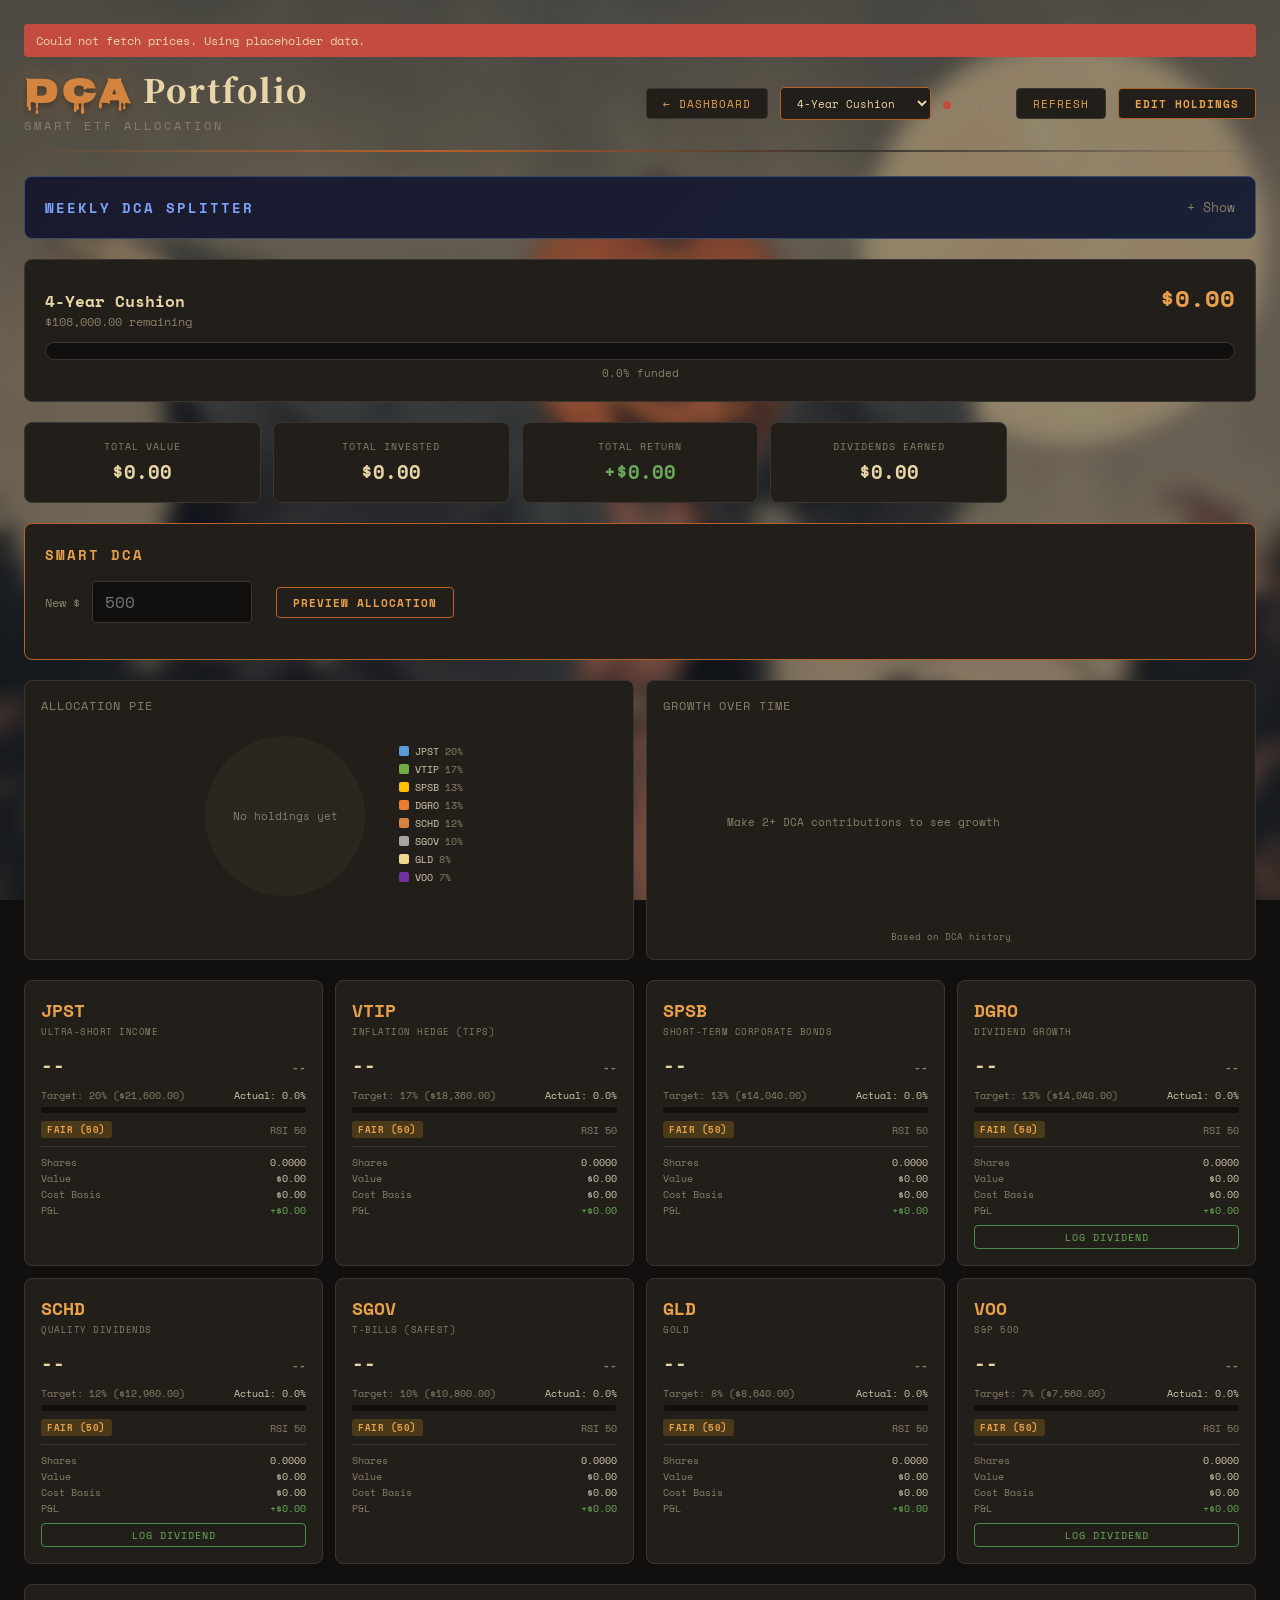
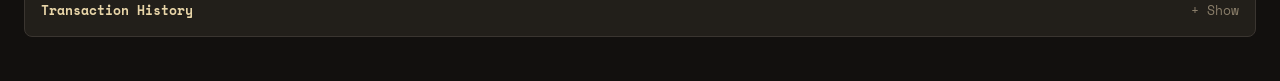
<file: dca.html>
<!DOCTYPE html>
<html lang="en">
<head>
    <meta charset="UTF-8">
    <meta name="viewport" content="width=device-width, initial-scale=1.0, maximum-scale=1.0, user-scalable=no">
    <meta name="theme-color" content="#12100e">
    <meta name="apple-mobile-web-app-capable" content="yes">
    <meta name="apple-mobile-web-app-status-bar-style" content="black-translucent">
    <meta name="apple-mobile-web-app-title" content="DCA">
    <link rel="manifest" href="manifest-dca.json">
    <link rel="apple-touch-icon" href="icon-192.png">
    <title>DCA Portfolio</title>
    <link rel="preconnect" href="https://fonts.googleapis.com">
    <link rel="preconnect" href="https://fonts.gstatic.com" crossorigin>
    <link href="https://fonts.googleapis.com/css2?family=Nosifer&family=Noto+Serif+JP:wght@400;700;900&family=Space+Mono:wght@400;700&display=swap" rel="stylesheet">
    <style>
        * { margin: 0; padding: 0; box-sizing: border-box; }

        :root {
            --bg-deep: #12100e;
            --bg-dark: #1a1815;
            --bg-card: #221f1a;
            --bg-card-hover: #2a2620;
            --border: #3a3530;
            --border-light: #4a4238;
            --text: #d4c8b0;
            --text-dim: #8a7e6a;
            --text-bright: #f0e6cc;
            --pumpkin: #d4843e;
            --pumpkin-glow: #e8a04c;
            --pumpkin-deep: #b8602a;
            --green-candle: #4a8a4a;
            --green-bright: #6aaa5a;
            --green-dim: #3d5c3d;
            --red-candle: #c44b3f;
            --red-bright: #e05545;
            --cream: #e8d5a8;
            --moon: #f5ecd0;
            --navy: #2d3040;
        }

        body {
            font-family: 'Space Mono', monospace;
            background: var(--bg-deep);
            color: var(--text);
            min-height: 100vh;
            overflow-x: hidden;
        }

        .bg-watermark {
            position: fixed;
            top: -15vh; left: 0;
            width: 100vw; height: 115vh;
            object-fit: cover;
            object-position: center top;
            opacity: 0.55;
            pointer-events: none;
            z-index: 0;
        }

        .content {
            position: relative;
            z-index: 1;
            padding: 1.5rem;
            max-width: 1400px;
            margin: 0 auto;
        }

        /* ============ HEADER ============ */
        .header {
            display: flex;
            justify-content: space-between;
            align-items: center;
            margin-bottom: 1.5rem;
            padding-bottom: 1rem;
            border-bottom: 2px solid var(--border);
            border-image: linear-gradient(90deg, transparent, var(--pumpkin-deep), var(--border), transparent) 1;
            flex-wrap: wrap;
            gap: 0.75rem;
        }
        .header-left {
            display: flex;
            align-items: center;
            gap: 1rem;
        }
        .header h1 {
            font-family: 'Noto Serif JP', serif;
            font-size: 2rem;
            font-weight: 900;
            color: var(--cream);
            letter-spacing: 2px;
            line-height: 1;
        }
        .header h1 span {
            font-family: 'Nosifer', cursive;
            font-size: 2.2rem;
            color: var(--pumpkin);
            text-shadow: 0 0 25px #d4843e44, 0 3px 6px #00000066;
            letter-spacing: 4px;
        }
        .header-sub {
            font-size: 0.75rem;
            color: var(--text-dim);
            letter-spacing: 3px;
            text-transform: uppercase;
            margin-top: 4px;
        }
        .header-right {
            display: flex;
            align-items: center;
            gap: 0.75rem;
            font-size: 0.75rem;
            color: var(--text-dim);
            flex-wrap: wrap;
        }

        /* Buttons */
        .btn {
            background: var(--bg-card);
            border: 1px solid var(--border);
            color: var(--pumpkin-glow);
            padding: 6px 16px;
            border-radius: 4px;
            cursor: pointer;
            font-family: 'Space Mono', monospace;
            font-size: 0.7rem;
            text-transform: uppercase;
            letter-spacing: 1px;
            transition: all 0.2s;
            text-decoration: none;
            display: inline-block;
        }
        .btn:hover { background: var(--border); border-color: var(--pumpkin-deep); box-shadow: 0 0 10px #d4843e22; }
        .btn-primary { border-color: var(--pumpkin-deep); font-weight: 700; }
        .btn-primary:hover { background: var(--pumpkin-deep); color: var(--cream); }
        .btn-green { border-color: var(--green-candle); color: var(--green-bright); }
        .btn-green:hover { background: var(--green-dim); color: var(--cream); }
        .btn-red { border-color: var(--red-candle); color: var(--red-bright); }
        .btn-red:hover { background: var(--red-candle); color: var(--cream); }

        .portfolio-select {
            background: var(--bg-card);
            border: 1px solid var(--pumpkin-deep);
            color: var(--cream);
            padding: 6px 12px;
            border-radius: 4px;
            font-family: 'Space Mono', monospace;
            font-size: 0.7rem;
            cursor: pointer;
        }
        .portfolio-select option { background: var(--bg-dark); color: var(--text); }

        .status-dot {
            width: 8px; height: 8px;
            border-radius: 50%;
            display: inline-block;
            margin-right: 4px;
            vertical-align: middle;
        }
        .status-dot.ok { background: var(--green-candle); }
        .status-dot.loading { background: var(--pumpkin); animation: pulse 1s infinite; }
        .status-dot.error { background: var(--red-candle); }
        @keyframes pulse { 0%,100% { opacity: 1; } 50% { opacity: 0.4; } }

        /* ============ PROGRESS BAR ============ */
        .progress-section {
            background: var(--bg-card);
            border: 1px solid var(--border);
            border-radius: 8px;
            padding: 1.25rem;
            margin-bottom: 1.25rem;
        }
        .progress-header {
            display: flex;
            justify-content: space-between;
            align-items: baseline;
            margin-bottom: 0.75rem;
        }
        .progress-title { font-size: 1rem; color: var(--cream); font-weight: 700; }
        .progress-amount { font-size: 1.5rem; color: var(--pumpkin-glow); font-weight: 700; }
        .progress-remaining { font-size: 0.75rem; color: var(--text-dim); }
        .progress-bar-outer {
            width: 100%; height: 18px;
            background: var(--bg-deep);
            border-radius: 9px;
            overflow: hidden;
            border: 1px solid var(--border);
        }
        .progress-bar-inner {
            height: 100%;
            background: linear-gradient(90deg, var(--pumpkin-deep), var(--pumpkin-glow), var(--green-candle));
            border-radius: 9px;
            transition: width 0.6s ease;
            min-width: 0;
        }
        .progress-pct {
            text-align: center;
            font-size: 0.7rem;
            color: var(--text-dim);
            margin-top: 4px;
        }
        .funded-banner {
            text-align: center;
            padding: 1rem;
            background: linear-gradient(135deg, var(--green-dim), var(--green-candle));
            border-radius: 8px;
            color: var(--cream);
            font-weight: 700;
            font-size: 1.1rem;
            margin-bottom: 1.25rem;
            display: none;
        }

        /* Stock Picks buy alert banner */
        .stock-opps-banner {
            display: none;
            text-align: center;
            padding: 0.6rem 1rem;
            background: linear-gradient(135deg, var(--pumpkin-deep), var(--pumpkin));
            border-radius: 8px;
            color: #fff;
            font-weight: 700;
            font-size: 0.85rem;
            margin-bottom: 1rem;
            cursor: pointer;
            animation: oppsPulse 2s ease-in-out infinite;
        }
        .stock-opps-banner.show { display: block; }
        @keyframes oppsPulse {
            0%, 100% { opacity: 1; box-shadow: 0 0 8px #d4843e44; }
            50% { opacity: 0.7; box-shadow: 0 0 20px #d4843e88; }
        }

        /* ============ STATS BAR ============ */
        .stats-bar {
            display: grid;
            grid-template-columns: repeat(5, 1fr);
            gap: 0.75rem;
            margin-bottom: 1.25rem;
        }
        .stat-card {
            background: var(--bg-card);
            border: 1px solid var(--border);
            border-radius: 8px;
            padding: 1rem;
            text-align: center;
        }
        .stat-label { font-size: 0.6rem; color: var(--text-dim); text-transform: uppercase; letter-spacing: 1px; margin-bottom: 4px; }
        .stat-value { font-size: 1.2rem; color: var(--cream); font-weight: 700; }
        .stat-value.green { color: var(--green-bright); }
        .stat-value.red { color: var(--red-bright); }

        /* ============ SMART DCA SECTION ============ */
        .dca-section {
            background: var(--bg-card);
            border: 1px solid var(--pumpkin-deep);
            border-radius: 8px;
            padding: 1.25rem;
            margin-bottom: 1.25rem;
        }
        .dca-title { font-size: 0.9rem; color: var(--pumpkin-glow); font-weight: 700; margin-bottom: 1rem; text-transform: uppercase; letter-spacing: 2px; }
        .dca-input-row {
            display: flex;
            gap: 0.75rem;
            align-items: center;
            margin-bottom: 1rem;
            flex-wrap: wrap;
        }
        .dca-input {
            background: var(--bg-deep);
            border: 1px solid var(--border);
            color: var(--cream);
            padding: 8px 12px;
            border-radius: 4px;
            font-family: 'Space Mono', monospace;
            font-size: 1rem;
            width: 160px;
        }
        .dca-input:focus { outline: none; border-color: var(--pumpkin); }

        .alloc-table {
            width: 100%;
            border-collapse: collapse;
            font-size: 0.7rem;
            margin-top: 0.75rem;
        }
        .alloc-table th {
            text-align: left;
            padding: 6px 8px;
            border-bottom: 1px solid var(--border);
            color: var(--text-dim);
            text-transform: uppercase;
            letter-spacing: 1px;
            font-size: 0.6rem;
        }
        .alloc-table td {
            padding: 6px 8px;
            border-bottom: 1px solid var(--border);
            color: var(--text);
        }
        .alloc-table tr:hover td { background: var(--bg-card-hover); }
        .alloc-amount { color: var(--pumpkin-glow); font-weight: 700; }
        .alloc-bar-cell { width: 100px; }
        .alloc-bar-outer { width: 100%; height: 6px; background: var(--bg-deep); border-radius: 3px; overflow: hidden; }
        .alloc-bar-inner { height: 100%; border-radius: 3px; background: var(--pumpkin); transition: width 0.4s; }

        .dca-actions {
            display: flex;
            gap: 0.75rem;
            margin-top: 1rem;
            justify-content: flex-end;
        }

        /* ============ ETF GRID ============ */
        .etf-grid {
            display: grid;
            grid-template-columns: repeat(4, 1fr);
            gap: 0.75rem;
            margin-bottom: 1.25rem;
        }
        .etf-card {
            background: var(--bg-card);
            border: 1px solid var(--border);
            border-radius: 8px;
            padding: 1rem;
            transition: all 0.2s;
        }
        .etf-card:hover { border-color: var(--pumpkin-deep); box-shadow: 0 0 15px #d4843e11; }
        .etf-ticker {
            font-size: 1.1rem;
            font-weight: 700;
            color: var(--pumpkin-glow);
            margin-bottom: 2px;
        }
        .etf-purpose {
            font-size: 0.55rem;
            color: var(--text-dim);
            margin-bottom: 0.75rem;
            text-transform: uppercase;
            letter-spacing: 0.5px;
        }
        .etf-price-row {
            display: flex;
            justify-content: space-between;
            align-items: baseline;
            margin-bottom: 0.5rem;
        }
        .etf-price { font-size: 1.2rem; color: var(--cream); font-weight: 700; }
        .etf-change { font-size: 0.7rem; font-weight: 700; }
        .etf-change.up { color: var(--green-bright); }
        .etf-change.down { color: var(--red-bright); }
        .etf-change.flat { color: var(--text-dim); }

        .etf-alloc-row {
            display: flex;
            justify-content: space-between;
            font-size: 0.65rem;
            margin-bottom: 4px;
        }
        .etf-alloc-label { color: var(--text-dim); }
        .etf-alloc-value { color: var(--text); }
        .etf-bar-outer {
            width: 100%; height: 6px;
            background: var(--bg-deep);
            border-radius: 3px;
            overflow: hidden;
            margin-bottom: 0.5rem;
        }
        .etf-bar-inner {
            height: 100%;
            border-radius: 3px;
            transition: width 0.5s;
        }
        .etf-bar-inner.under { background: var(--pumpkin); }
        .etf-bar-inner.on { background: var(--green-candle); }
        .etf-bar-inner.over { background: var(--red-candle); }

        .etf-score {
            display: inline-block;
            padding: 2px 6px;
            border-radius: 3px;
            font-size: 0.55rem;
            font-weight: 700;
            text-transform: uppercase;
            letter-spacing: 0.5px;
        }
        .score-good { background: #2a4a2a; color: var(--green-bright); }
        .score-ok { background: #4a3a1a; color: var(--pumpkin-glow); }
        .score-bad { background: #4a2a2a; color: var(--red-bright); }

        .etf-details {
            display: grid;
            grid-template-columns: 1fr 1fr;
            gap: 2px 8px;
            font-size: 0.6rem;
            margin-top: 0.5rem;
            padding-top: 0.5rem;
            border-top: 1px solid var(--border);
        }
        .etf-detail-label { color: var(--text-dim); }
        .etf-detail-value { color: var(--text); text-align: right; }
        .etf-div-btn {
            margin-top: 0.5rem;
            width: 100%;
            font-size: 0.6rem;
            padding: 4px 8px;
        }

        /* ============ CHARTS SECTION ============ */
        .charts-section {
            display: grid;
            grid-template-columns: 1fr 1fr;
            gap: 0.75rem;
            margin-bottom: 1.25rem;
        }
        .chart-card {
            background: var(--bg-card);
            border: 1px solid var(--border);
            border-radius: 8px;
            padding: 1rem;
        }
        .chart-title {
            font-size: 0.75rem;
            color: var(--text-dim);
            text-transform: uppercase;
            letter-spacing: 1px;
            margin-bottom: 0.75rem;
        }
        .pie-container {
            display: flex;
            align-items: center;
            justify-content: center;
            gap: 1.5rem;
        }
        .pie-legend {
            font-size: 0.6rem;
        }
        .pie-legend-item {
            display: flex;
            align-items: center;
            gap: 6px;
            margin-bottom: 4px;
        }
        .pie-legend-dot {
            width: 10px; height: 10px;
            border-radius: 2px;
            flex-shrink: 0;
        }
        canvas.chart-canvas {
            display: block;
        }

        /* ============ BUY OPPORTUNITIES ============ */
        .buy-opps {
            background: linear-gradient(135deg, #1a2e1a, #1a3520);
            border: 1px solid var(--green-candle);
            border-radius: 8px;
            padding: 1.25rem;
            margin-bottom: 1.25rem;
            display: none;
        }
        .buy-opps.show { display: block; }
        .buy-opps-title {
            font-size: 0.9rem;
            color: var(--green-bright);
            font-weight: 700;
            text-transform: uppercase;
            letter-spacing: 2px;
            margin-bottom: 1rem;
            animation: flashTitle 2s infinite;
        }
        @keyframes flashTitle { 0%,100% { opacity: 1; } 50% { opacity: 0.6; } }
        .buy-opps-grid {
            display: grid;
            grid-template-columns: repeat(auto-fill, minmax(200px, 1fr));
            gap: 0.75rem;
        }
        .buy-opp-card {
            background: var(--bg-card);
            border: 2px solid var(--green-candle);
            border-radius: 8px;
            padding: 0.75rem;
            animation: pulseGreen 2s infinite;
        }
        @keyframes pulseGreen {
            0%,100% { box-shadow: 0 0 5px #4a8a4a33; }
            50% { box-shadow: 0 0 20px #4a8a4a66; }
        }
        .buy-opp-ticker { font-size: 1.1rem; font-weight: 700; color: var(--green-bright); }
        .buy-opp-price { font-size: 0.9rem; color: var(--cream); margin: 4px 0; }
        .buy-opp-stats { font-size: 0.6rem; color: var(--text-dim); }
        .buy-opp-stats span { color: var(--green-bright); }

        /* ============ TAKE PROFIT / SELL BADGES ============ */
        .badge-take-profit {
            display: inline-block;
            padding: 2px 6px;
            border-radius: 3px;
            font-size: 0.55rem;
            font-weight: 700;
            text-transform: uppercase;
            letter-spacing: 0.5px;
            background: #4a3a1a;
            color: #f0d890;
            animation: flashTitle 2s infinite;
        }
        .badge-buy-opp {
            display: inline-block;
            padding: 2px 6px;
            border-radius: 3px;
            font-size: 0.55rem;
            font-weight: 700;
            text-transform: uppercase;
            letter-spacing: 0.5px;
            background: #2a4a2a;
            color: var(--green-bright);
            animation: pulseGreen 2s infinite;
        }
        .etf-sell-btn {
            margin-top: 0.5rem;
            width: 100%;
            font-size: 0.6rem;
            padding: 4px 8px;
        }

        /* ============ REBALANCE ALERTS ============ */
        .alert-section {
            background: var(--bg-card);
            border: 1px solid var(--pumpkin-deep);
            border-radius: 8px;
            padding: 1rem;
            margin-bottom: 1.25rem;
            display: none;
        }
        .alert-title { font-size: 0.8rem; color: var(--red-bright); font-weight: 700; margin-bottom: 0.5rem; }
        .alert-item {
            font-size: 0.7rem;
            padding: 4px 0;
            color: var(--text);
            border-bottom: 1px solid var(--border);
        }
        .alert-item:last-child { border: none; }

        /* ============ HISTORY LOG ============ */
        .history-section {
            background: var(--bg-card);
            border: 1px solid var(--border);
            border-radius: 8px;
            padding: 1rem;
            margin-bottom: 1.25rem;
        }
        .history-header {
            display: flex;
            justify-content: space-between;
            align-items: center;
            cursor: pointer;
            user-select: none;
        }
        .history-title { font-size: 0.8rem; color: var(--cream); font-weight: 700; }
        .history-toggle { color: var(--text-dim); font-size: 0.8rem; }
        .history-body { display: none; margin-top: 0.75rem; }
        .history-body.open { display: block; }
        .history-item {
            font-size: 0.65rem;
            padding: 6px 0;
            border-bottom: 1px solid var(--border);
            display: flex;
            justify-content: space-between;
            align-items: center;
        }
        .history-item:last-child { border: none; }
        .history-date { color: var(--text-dim); }
        .history-detail { color: var(--text); }
        .history-amount { color: var(--pumpkin-glow); font-weight: 700; }
        .history-type { font-size: 0.55rem; padding: 1px 6px; border-radius: 2px; }
        .history-type.dca { background: var(--navy); color: var(--pumpkin-glow); }
        .history-type.div { background: #2a4a2a; color: var(--green-bright); }
        .history-type.sell { background: #4a2a2a; color: var(--red-bright); }

        /* ============ EDIT HOLDINGS MODAL ============ */
        .modal-overlay {
            position: fixed; top: 0; left: 0; right: 0; bottom: 0;
            background: rgba(0,0,0,0.85); z-index: 9998; display: none;
            justify-content: center; align-items: center;
        }
        .modal-overlay.show { display: flex; }
        .modal {
            background: var(--bg-dark);
            color: var(--text);
            border: 1px solid var(--pumpkin-deep);
            border-radius: 8px;
            padding: 1.5rem;
            width: 90%;
            max-width: 600px;
            max-height: 80vh;
            overflow-y: auto;
            color-scheme: dark;
        }
        .modal-title { font-size: 1rem; color: var(--cream); font-weight: 700; margin-bottom: 1rem; }
        .modal-row {
            display: flex;
            gap: 0.75rem;
            align-items: center;
            margin-bottom: 0.5rem;
        }
        .modal-row label {
            width: 60px;
            font-size: 0.75rem;
            color: var(--pumpkin-glow);
            font-weight: 700;
        }
        .modal-input {
            background: var(--bg-deep);
            border: 1px solid var(--border);
            color: var(--cream);
            padding: 6px 10px;
            border-radius: 4px;
            font-family: 'Space Mono', monospace;
            font-size: 0.8rem;
            width: 100px;
        }
        .modal-input:focus { outline: none; border-color: var(--pumpkin); }
        .modal-actions { display: flex; gap: 0.75rem; justify-content: flex-end; margin-top: 1rem; }

        /* ============ DIVIDEND LOG MODAL ============ */
        .div-modal-info {
            font-size: 0.7rem;
            color: var(--text-dim);
            margin-bottom: 1rem;
        }

        /* ============ WEEKLY SPLITTER ============ */
        .splitter-section {
            background: linear-gradient(135deg, #1a1a2e, #1a2035);
            border: 1px solid #3a4a6a;
            border-radius: 8px;
            padding: 1.25rem;
            margin-bottom: 1.25rem;
        }
        .splitter-header {
            display: flex;
            justify-content: space-between;
            align-items: center;
            cursor: pointer;
            user-select: none;
        }
        .splitter-title {
            font-size: 0.9rem;
            color: #7aa2f7;
            font-weight: 700;
            text-transform: uppercase;
            letter-spacing: 2px;
        }
        .splitter-toggle { color: var(--text-dim); font-size: 0.8rem; }
        .splitter-body { display: none; margin-top: 1rem; }
        .splitter-body.open { display: block; }
        .splitter-total-row {
            display: flex;
            align-items: center;
            gap: 0.75rem;
            margin-bottom: 1rem;
        }
        .splitter-total-label { font-size: 0.75rem; color: var(--text-dim); }
        .splitter-total-input {
            background: var(--bg-deep);
            border: 1px solid #3a4a6a;
            color: var(--cream);
            padding: 8px 12px;
            border-radius: 4px;
            font-family: 'Space Mono', monospace;
            font-size: 1rem;
            width: 120px;
        }
        .splitter-total-input:focus { outline: none; border-color: #7aa2f7; }
        .splitter-row {
            display: flex;
            align-items: center;
            gap: 0.75rem;
            padding: 8px 0;
            border-bottom: 1px solid var(--border);
        }
        .splitter-row:last-of-type { border-bottom: none; }
        .splitter-port-name {
            width: 140px;
            font-size: 0.75rem;
            color: var(--cream);
            font-weight: 700;
        }
        .splitter-pct-input {
            background: var(--bg-deep);
            border: 1px solid var(--border);
            color: var(--cream);
            padding: 4px 8px;
            border-radius: 4px;
            font-family: 'Space Mono', monospace;
            font-size: 0.8rem;
            width: 50px;
            text-align: center;
        }
        .splitter-pct-input:focus { outline: none; border-color: #7aa2f7; }
        .splitter-dollar {
            font-size: 0.85rem;
            color: #ff8c00;
            font-weight: 700;
            width: 80px;
            text-align: right;
        }
        .splitter-note {
            font-size: 0.55rem;
            color: var(--text-dim);
            flex: 1;
        }
        .splitter-footer {
            display: flex;
            justify-content: space-between;
            align-items: center;
            margin-top: 1rem;
            padding-top: 0.75rem;
            border-top: 1px solid var(--border);
        }
        .splitter-total-pct {
            font-size: 0.75rem;
            font-weight: 700;
        }
        .splitter-total-pct.ok { color: var(--green-bright); }
        .splitter-total-pct.bad { color: var(--red-bright); }
        .splitter-result {
            margin-top: 1rem;
            padding: 0.75rem;
            background: var(--bg-deep);
            border-radius: 4px;
            font-size: 0.7rem;
            color: var(--text);
            display: none;
        }
        .splitter-result.show { display: block; }
        .splitter-result-line {
            display: flex;
            justify-content: space-between;
            padding: 4px 0;
            border-bottom: 1px solid var(--border);
        }
        .splitter-result-line:last-child { border: none; }
        .splitter-result-port { color: var(--cream); font-weight: 700; }
        .splitter-result-detail { color: var(--text-dim); }
        .splitter-result-amt { color: #ff8c00; font-weight: 700; }

        /* ============ RESPONSIVE ============ */
        @media (max-width: 768px) {
            .content { padding: 1rem; }
            .header h1 { font-size: 1.5rem; }
            .header h1 span { font-size: 1.6rem; }
            .stats-bar { grid-template-columns: repeat(2, 1fr); }
            .etf-grid { grid-template-columns: repeat(2, 1fr); }
            .charts-section { grid-template-columns: 1fr; }
            .dca-input { width: 120px; }
            .header-right { justify-content: flex-start; width: 100%; }
            .splitter-port-name { width: 100px; font-size: 0.65rem; }
            .splitter-dollar { width: 65px; font-size: 0.75rem; }
            .splitter-note { display: none; }
        }
        @media (max-width: 480px) {
            .stats-bar { grid-template-columns: 1fr 1fr; gap: 0.5rem; }
            .etf-grid { grid-template-columns: 1fr 1fr; gap: 0.5rem; }
        }
    </style>
</head>
<body>

<img src="bg.png" class="bg-watermark" alt="">

<div class="content">
    <div class="error-banner" id="errorBanner" style="display:none; background:var(--red-candle); color:var(--cream); padding:8px 12px; border-radius:4px; margin-bottom:1rem; font-size:0.75rem;"></div>

    <!-- HEADER -->
    <div class="header">
        <div class="header-left">
            <div>
                <h1><span>DCA</span> Portfolio</h1>
                <div class="header-sub">Smart ETF Allocation</div>
            </div>
        </div>
        <div class="header-right">
            <a href="index.html" class="btn">&larr; Dashboard</a>
            <select class="portfolio-select" id="portfolioSelect" onchange="switchPortfolio()">
                <option value="cushion">4-Year Cushion</option>
                <option value="growth">Lifetime Growth</option>
                <option value="ira">IRA Retirement</option>
                <option value="stocks">Stock Picks</option>
            </select>
            <span><span class="status-dot loading" id="statusDot"></span><span id="statusText">Loading...</span></span>
            <button class="btn" onclick="refreshPrices()">Refresh</button>
            <button class="btn btn-primary" onclick="openEditModal()">Edit Holdings</button>
        </div>
    </div>

    <!-- WEEKLY DCA SPLITTER -->
    <div class="splitter-section">
        <div class="splitter-header" onclick="toggleSplitter()">
            <div class="splitter-title">Weekly DCA Splitter</div>
            <div class="splitter-toggle" id="splitterToggle">+ Show</div>
        </div>
        <div class="splitter-body" id="splitterBody">
            <div class="splitter-total-row">
                <span class="splitter-total-label">Total $</span>
                <input type="text" class="splitter-total-input" id="splitterTotal" placeholder="200" inputmode="decimal" oninput="updateSplitterPreview()">
            </div>
            <div id="splitterRows"></div>
            <div class="splitter-footer">
                <div class="splitter-total-pct" id="splitterTotalPct">Total: 0%</div>
                <div style="display:flex; gap:0.5rem;">
                    <button class="btn" onclick="resetSplitterRatios()">Reset</button>
                    <button class="btn btn-primary" onclick="previewSplitter()" id="splitterRunBtn">Preview Split</button>
                </div>
            </div>
            <div class="splitter-result" id="splitterResult">
                <div id="splitterResultBody"></div>
                <div style="display:flex; gap:0.5rem; justify-content:flex-end; margin-top:0.75rem;">
                    <button class="btn btn-red" onclick="cancelSplitter()">Cancel</button>
                    <button class="btn btn-green" onclick="confirmSplitter()">Confirm All</button>
                </div>
            </div>
        </div>
    </div>

    <!-- STOCK PICKS BUY ALERT (visible on all tabs) -->
    <div class="stock-opps-banner" id="stockOppsBanner" onclick="document.getElementById('portfolioSelect').value='stocks'; switchPortfolio();"></div>

    <!-- BUY OPPORTUNITIES -->
    <div class="buy-opps" id="buyOpps">
        <div class="buy-opps-title">Buy Opportunities</div>
        <div class="buy-opps-grid" id="buyOppsGrid"></div>
    </div>

    <!-- FUNDED BANNER -->
    <div class="funded-banner" id="fundedBanner">Portfolio Fully Funded! Consider turning off DRIP on bond ETFs and taking dividends as income.</div>

    <!-- PROGRESS BAR -->
    <div class="progress-section">
        <div class="progress-header">
            <div>
                <div class="progress-title" id="progressTitle">4-Year Cushion</div>
                <div class="progress-remaining" id="progressRemaining">$108,000 remaining</div>
            </div>
            <div class="progress-amount" id="progressAmount">$0</div>
        </div>
        <div class="progress-bar-outer">
            <div class="progress-bar-inner" id="progressBar" style="width: 0%"></div>
        </div>
        <div class="progress-pct" id="progressPct">0.0% funded</div>
    </div>

    <!-- STATS BAR -->
    <div class="stats-bar">
        <div class="stat-card">
            <div class="stat-label">Total Value</div>
            <div class="stat-value" id="statTotalValue">$0</div>
        </div>
        <div class="stat-card">
            <div class="stat-label">Total Invested</div>
            <div class="stat-value" id="statTotalInvested">$0</div>
        </div>
        <div class="stat-card">
            <div class="stat-label">Total Return</div>
            <div class="stat-value" id="statTotalReturn">$0</div>
        </div>
        <div class="stat-card">
            <div class="stat-label">Dividends Earned</div>
            <div class="stat-value" id="statDividends">$0</div>
        </div>
        <div class="stat-card">
            <div class="stat-label">Cash Available</div>
            <div class="stat-value" id="statCash" style="color:var(--pumpkin-glow);">$0</div>
        </div>
    </div>

    <!-- SMART DCA SECTION -->
    <div class="dca-section">
        <div class="dca-title">Smart DCA</div>
        <div class="dca-input-row">
            <span style="color:var(--text-dim); font-size:0.75rem;">New $ </span>
            <input type="text" class="dca-input" id="dcaAmount" placeholder="500" inputmode="decimal">
            <span style="color:var(--text-dim); font-size:0.65rem;" id="dcaCashInfo"></span>
            <button class="btn btn-primary" onclick="previewDCA()">Preview Allocation</button>
            <label style="font-size:0.65rem; color:var(--text-dim); display:flex; align-items:center; gap:4px;">
                <input type="checkbox" id="dcaUseCash" checked> Use cash
            </label>
        </div>
        <div id="dcaPreview" style="display:none;">
            <table class="alloc-table">
                <thead>
                    <tr>
                        <th>ETF</th>
                        <th>Gap Score</th>
                        <th>Val Score</th>
                        <th>Composite</th>
                        <th>Allocation</th>
                        <th class="alloc-bar-cell">Weight</th>
                    </tr>
                </thead>
                <tbody id="dcaTableBody"></tbody>
            </table>
            <div style="margin-top:0.75rem; font-size:0.7rem; color:var(--text-dim);" id="dcaSummary"></div>
            <div class="dca-actions">
                <button class="btn btn-red" onclick="cancelDCA()">Cancel</button>
                <button class="btn btn-green" onclick="confirmDCA()">Confirm DCA</button>
            </div>
        </div>
    </div>

    <!-- CHARTS -->
    <div class="charts-section">
        <div class="chart-card">
            <div class="chart-title">Allocation Pie</div>
            <div class="pie-container">
                <canvas id="pieChart" width="180" height="180" class="chart-canvas"></canvas>
                <div class="pie-legend" id="pieLegend"></div>
            </div>
        </div>
        <div class="chart-card">
            <div class="chart-title">Growth Over Time</div>
            <canvas id="growthChart" width="400" height="200" class="chart-canvas"></canvas>
            <div style="font-size:0.55rem; color:var(--text-dim); margin-top:4px; text-align:center;" id="growthLabel">Based on DCA history</div>
        </div>
    </div>

    <!-- ETF GRID -->
    <div class="etf-grid" id="etfGrid"></div>

    <!-- REBALANCE ALERTS -->
    <div class="alert-section" id="alertSection">
        <div class="alert-title">Drift Alerts</div>
        <div id="alertList"></div>
    </div>

    <!-- HISTORY LOG -->
    <div class="history-section">
        <div class="history-header" onclick="toggleHistory()">
            <div class="history-title">Transaction History</div>
            <div class="history-toggle" id="historyToggle">+ Show</div>
        </div>
        <div class="history-body" id="historyBody"></div>
    </div>
</div>

<!-- EDIT HOLDINGS MODAL -->
<div class="modal-overlay" id="editModal">
    <div class="modal">
        <div class="modal-title">Edit Holdings</div>
        <div id="editModalBody"></div>
        <div class="modal-actions">
            <button class="btn btn-red" onclick="closeEditModal()">Cancel</button>
            <button class="btn btn-green" onclick="saveHoldings()">Save</button>
        </div>
    </div>
</div>

<!-- SELL MODAL -->
<div class="modal-overlay" id="sellModal">
    <div class="modal">
        <div class="modal-title" id="sellModalTitle">Sell Shares</div>
        <div class="div-modal-info" id="sellModalInfo">Enter dollar amount to sell.</div>
        <div class="modal-row">
            <label>Amount $</label>
            <input type="text" class="modal-input" id="sellAmount" placeholder="100.00" inputmode="decimal">
        </div>
        <div id="sellPreview" style="font-size:0.7rem; color:var(--text-dim); margin-top:0.5rem;"></div>
        <div class="modal-actions">
            <button class="btn btn-red" onclick="closeSellModal()">Cancel</button>
            <button class="btn btn-green" onclick="confirmSell()">Confirm Sell</button>
        </div>
    </div>
</div>

<!-- DIVIDEND LOG MODAL -->
<div class="modal-overlay" id="divModal">
    <div class="modal">
        <div class="modal-title" id="divModalTitle">Log Dividend</div>
        <div class="div-modal-info">Enter the dividend amount received. Shares will be calculated from current price.</div>
        <div class="modal-row">
            <label>Amount $</label>
            <input type="text" class="modal-input" id="divAmount" placeholder="45.00" inputmode="decimal">
        </div>
        <div class="modal-actions">
            <button class="btn btn-red" onclick="closeDivModal()">Cancel</button>
            <button class="btn btn-green" onclick="confirmDividend()">Log Dividend</button>
        </div>
    </div>
</div>

<script>
// ====== CONFIG ======
const API_BASE = 'https://script.google.com/macros/s/AKfycbyeL8nGHmsRRG2uk7I3cuh2aWQ14RRKvJYwOblvOWw36_QIKyr9KaA4jXK1K5pyySNiBg/exec';
const STORAGE_KEY = 'dca_portfolio_v1';

// ====== PORTFOLIO DEFINITIONS ======
const PORTFOLIOS = {
    cushion: {
        name: '4-Year Cushion',
        hardCap: 108000,
        yearlyExpense: 27000,
        targets: {
            JPST: { pct: 20, purpose: 'Ultra-short income' },
            VTIP: { pct: 17, purpose: 'Inflation hedge (TIPS)' },
            SPSB: { pct: 13, purpose: 'Short-term corporate bonds' },
            DGRO: { pct: 13, purpose: 'Dividend growth' },
            SCHD: { pct: 12, purpose: 'Quality dividends' },
            SGOV: { pct: 10, purpose: 'T-bills (safest)' },
            GLD:  { pct: 8,  purpose: 'Gold' },
            VOO:  { pct: 7,  purpose: 'S&P 500' }
        },
        dividendReinvest: ['SCHD', 'DGRO', 'VOO'],
        order: ['JPST', 'VTIP', 'SPSB', 'DGRO', 'SCHD', 'SGOV', 'GLD', 'VOO']
    },
    growth: {
        name: 'Lifetime Growth',
        hardCap: 0,
        targets: {
            VTI:  { pct: 30, purpose: 'Total US market core' },
            SCHG: { pct: 20, purpose: 'Large-cap growth' },
            VXUS: { pct: 15, purpose: 'International diversification' },
            AVUV: { pct: 12, purpose: 'Small-cap value premium' },
            SCHD: { pct: 12, purpose: 'Dividend compounder' },
            GDX:  { pct: 5,  purpose: 'Gold miners' },
            SMH:  { pct: 4,  purpose: 'Semiconductors / AI' },
            VO:   { pct: 2,  purpose: 'Mid-cap stocks' },
            IBIT: { pct: 2,  purpose: 'Bitcoin long-term hold' }
        },
        dividendReinvest: ['VTI', 'SCHG', 'VXUS', 'AVUV', 'SCHD', 'GDX', 'SMH', 'VO'],
        order: ['VTI', 'SCHG', 'VXUS', 'AVUV', 'SCHD', 'GDX', 'SMH', 'VO', 'IBIT']
    },
    ira: {
        name: 'IRA Retirement',
        hardCap: 0,
        targets: {
            SCHD: { pct: 20, purpose: 'Quality dividends' },
            JEPI: { pct: 18, purpose: 'S&P covered calls income' },
            JEPQ: { pct: 15, purpose: 'Nasdaq covered calls income' },
            VNQ:  { pct: 15, purpose: 'US REITs' },
            GLDM: { pct: 12, purpose: 'Physical gold (tax-sheltered)' },
            BND:  { pct: 10, purpose: 'Total bond market' },
            VTIP: { pct: 10, purpose: 'Inflation-protected bonds' }
        },
        dividendReinvest: ['SCHD', 'JEPI', 'JEPQ', 'VNQ', 'BND', 'VTIP'],
        order: ['SCHD', 'JEPI', 'JEPQ', 'VNQ', 'GLDM', 'BND', 'VTIP']
    },
    stocks: {
        name: 'Stock Picks',
        hardCap: 0,
        targets: {
            NVDA: { pct: 12, purpose: 'AI / GPU leader' },
            MSFT: { pct: 10, purpose: 'Cloud + AI platform' },
            AAPL: { pct: 10, purpose: 'Consumer tech moat' },
            AMZN: { pct: 10, purpose: 'AWS + e-commerce' },
            GOOG: { pct: 8,  purpose: 'Search + Cloud + YouTube' },
            META: { pct: 8,  purpose: 'Social monopoly + AI' },
            'BRK.B': { pct: 8, purpose: 'Berkshire Hathaway' },
            JPM:  { pct: 6,  purpose: 'Largest US bank' },
            UNH:  { pct: 6,  purpose: 'Healthcare giant' },
            LLY:  { pct: 6,  purpose: 'Pharma / weight loss drugs' },
            COST: { pct: 6,  purpose: 'Membership retail moat' },
            NFLX: { pct: 5,  purpose: 'Streaming winner' },
            PG:   { pct: 5,  purpose: 'Consumer staples dividend king' }
        },
        dividendReinvest: ['MSFT', 'AAPL', 'GOOG', 'META', 'JPM', 'UNH', 'COST', 'PG'],
        order: ['NVDA', 'MSFT', 'AAPL', 'AMZN', 'GOOG', 'META', 'BRK.B', 'JPM', 'UNH', 'LLY', 'COST', 'NFLX', 'PG']
    }
};

// ETF colors for charts
const ETF_COLORS = {
    // Cushion
    JPST: '#5b9bd5', VTIP: '#70ad47', SPSB: '#ffc000',
    DGRO: '#ed7d31', SCHD: '#d4843e', SGOV: '#a5a5a5',
    GLD:  '#f0d890', VOO:  '#7030a0',
    // Growth
    VTI:  '#4472c4', SCHG: '#44c47a', VXUS: '#c44472',
    AVUV: '#ff6b35', GDX:  '#f0d890', SMH:  '#00b4d8',
    VO:   '#9b59b6', IBIT: '#f7931a',
    // IRA
    JEPI: '#2ecc71', JEPQ: '#1abc9c', VNQ:  '#e67e22',
    GLDM: '#f1c40f', BND:  '#95a5a6',
    // Stock Picks
    NVDA: '#76b900', MSFT: '#00a4ef', AAPL: '#a2aaad',
    AMZN: '#ff9900', GOOG: '#4285f4', META: '#0668e1',
    'BRK.B': '#2d1e5b', JPM: '#003a70', UNH: '#002855',
    LLY:  '#d52b1e', COST: '#e31837', NFLX: '#e50914',
    PG:   '#003cae'
};

// ====== STATE ======
let currentPortfolio = 'cushion';
let livePrices = {};
let pendingDCA = null;
let divLogTicker = '';

// ====== STORAGE ======
function loadData() {
    try {
        return JSON.parse(localStorage.getItem(STORAGE_KEY)) || createDefaultData();
    } catch { return createDefaultData(); }
}

function saveData(data) {
    data.lastModified = Date.now();
    localStorage.setItem(STORAGE_KEY, JSON.stringify(data));
    syncToCloud(data);
}

// ====== CLOUD SYNC ======
let syncReady = false;
function _hasRealHoldings(data) {
    if (!data || !data.portfolios) return false;
    return Object.values(data.portfolios).some(p =>
        Object.values(p.holdings || {}).some(h => h.shares > 0)
    );
}
function syncToCloud(data) {
    if (!syncReady) return;
    if (!_hasRealHoldings(data)) { console.warn('[SPX DCA] BLOCKED — no real holdings, refusing cloud push'); return; }
    try {
        const json = JSON.stringify(data);
        const encoded = encodeURIComponent(json);
        // URL length safety (~7000 chars for most browsers)
        if (encoded.length < 7000) {
            fireGet(API_BASE + '?action=save_dca_data&data=' + encoded);
        } else {
            // Fall back to saving just holdings (always small)
            const holdingsOnly = JSON.stringify({ portfolios: data.portfolios });
            fireGet(API_BASE + '?action=save_dca_data&data=' + encodeURIComponent(holdingsOnly));
        }
    } catch (e) { console.error('Cloud sync error:', e); }
}

async function loadFromCloud() {
    try {
        const resp = await fetch(API_BASE + '?action=load_dca_data');
        if (!resp.ok) return null;
        const result = await resp.json();
        if (result.status === 'ok' && result.data) {
            const cloudData = typeof result.data === 'string' ? JSON.parse(result.data) : result.data;
            return { data: cloudData, serverTs: result.lastSaved || null };
        }
    } catch (e) { console.error('Cloud load error:', e); }
    return null;
}

async function mergeAndLoadFromCloud() {
    const result = await loadFromCloud();
    if (!result || !result.data) return;
    const cloud = result.data;
    const serverTs = result.serverTs;
    const local = loadData();
    // Use server timestamp to decide if cloud is newer; fall back to lastModified
    const localCmp = local.lastSyncedAt ? new Date(local.lastSyncedAt).getTime() : (local.lastModified || 0);
    const cloudCmp = serverTs ? new Date(serverTs).getTime() : (cloud.lastModified || 0);
    if (!cloud.portfolios || cloudCmp <= localCmp) return;
    // Merge history by ID so trades from two devices both survive
    const histMap = new Map();
    (local.history || []).forEach(h => histMap.set(h.id, h));
    (cloud.history || []).forEach(h => histMap.set(h.id, h));
    const divMap = new Map();
    (local.dividendHistory || []).forEach(h => divMap.set(h.id, h));
    (cloud.dividendHistory || []).forEach(h => divMap.set(h.id, h));
    const merged = Object.assign(createDefaultData(), cloud);
    merged.history = Array.from(histMap.values()).sort((a, b) => (a.date || '').localeCompare(b.date || ''));
    merged.dividendHistory = Array.from(divMap.values()).sort((a, b) => (a.date || '').localeCompare(b.date || ''));
    if (serverTs) merged.lastSyncedAt = serverTs;
    localStorage.setItem(STORAGE_KEY, JSON.stringify(merged));
    renderAll();
    console.log('[SPX DCA] Merged from cloud');
}

function createDefaultData() {
    const data = {
        portfolios: {},
        history: [],
        dividendHistory: []
    };
    // Initialize all portfolio holdings
    for (const [key, pDef] of Object.entries(PORTFOLIOS)) {
        data.portfolios[key] = { holdings: {} };
        for (const ticker of pDef.order) {
            data.portfolios[key].holdings[ticker] = { shares: 0, costBasis: 0 };
        }
    }
    return data;
}

// ====== PRICE FETCHING ======
async function refreshPrices() {
    const dot = document.getElementById('statusDot');
    const txt = document.getElementById('statusText');
    dot.className = 'status-dot loading';
    txt.textContent = 'Fetching...';

    try {
        const resp = await fetch(API_BASE + '?action=dca_prices');
        if (!resp.ok) throw new Error('HTTP ' + resp.status);
        const data = await resp.json();

        if (data.status === 'ok' && data.etfs) {
            data.etfs.forEach(e => {
                livePrices[e.ticker] = e;
            });
            dot.className = 'status-dot ok';
            txt.textContent = 'Live';
            localStorage.setItem('dca_prices_cache', JSON.stringify({ ts: Date.now(), prices: livePrices }));
        } else {
            throw new Error(data.message || 'Bad response');
        }
    } catch (err) {
        console.error('Price fetch error:', err);
        // Try cache
        try {
            const cache = JSON.parse(localStorage.getItem('dca_prices_cache'));
            if (cache && cache.prices) {
                livePrices = cache.prices;
                dot.className = 'status-dot ok';
                const age = Math.round((Date.now() - cache.ts) / 60000);
                txt.textContent = 'Cached (' + age + 'm ago)';
            } else {
                throw new Error('No cache');
            }
        } catch {
            dot.className = 'status-dot error';
            txt.textContent = 'Offline';
            document.getElementById('errorBanner').style.display = 'block';
            document.getElementById('errorBanner').textContent = 'Could not fetch prices. Using placeholder data.';
            // Fallback placeholder prices for all portfolios
            Object.values(PORTFOLIOS).forEach(p => {
                p.order.forEach(t => {
                    if (!livePrices[t]) livePrices[t] = { ticker: t, price: 0, high52: 0, low52: 0, changePct: 0, rsi14: 50, sma50: 0, sma200: 0 };
                });
            });
        }
    }

    renderAll();
}

// ====== IMG-BASED GET (for mobile CORS bypass) ======
function fireGet(url) {
    const img = new Image();
    img.src = url;
}

// ====== GETTERS ======
function getPortfolioDef() { return PORTFOLIOS[currentPortfolio]; }
function getPortfolioData() {
    const data = loadData();
    if (!data.portfolios[currentPortfolio]) {
        data.portfolios[currentPortfolio] = { holdings: {} };
        const pDef = getPortfolioDef();
        pDef.order.forEach(t => { data.portfolios[currentPortfolio].holdings[t] = { shares: 0, costBasis: 0 }; });
        saveData(data);
    }
    return data.portfolios[currentPortfolio];
}

function getPrice(ticker) {
    return livePrices[ticker] ? livePrices[ticker].price : 0;
}

function getTotalValue() {
    const pd = getPortfolioData();
    let total = 0;
    for (const [ticker, h] of Object.entries(pd.holdings)) {
        total += h.shares * getPrice(ticker);
    }
    return total;
}

function getTotalInvested() {
    const pd = getPortfolioData();
    let total = 0;
    for (const h of Object.values(pd.holdings)) {
        total += h.costBasis;
    }
    return total;
}

function getCash() {
    const data = loadData();
    if (!data.cash) data.cash = {};
    return data.cash[currentPortfolio] || 0;
}

function addCash(amount) {
    const data = loadData();
    if (!data.cash) data.cash = {};
    data.cash[currentPortfolio] = (data.cash[currentPortfolio] || 0) + amount;
    saveData(data);
}

function spendCash(amount) {
    const data = loadData();
    if (!data.cash) data.cash = {};
    const available = data.cash[currentPortfolio] || 0;
    const spent = Math.min(amount, available);
    data.cash[currentPortfolio] = available - spent;
    saveData(data);
    return spent;
}

function getTotalDividends() {
    const data = loadData();
    let total = 0;
    data.dividendHistory.filter(d => d.portfolio === currentPortfolio).forEach(d => { total += d.amount; });
    return total;
}

function fmt(n) {
    return '$' + n.toLocaleString('en-US', { minimumFractionDigits: 2, maximumFractionDigits: 2 });
}

function fmtPct(n) {
    return n.toFixed(1) + '%';
}

// ====== RENDER ALL ======
function renderAll() {
    renderStockOppsBanner();
    renderBuyOpps();
    renderProgress();
    renderStats();
    renderETFGrid();
    renderAlerts();
    renderHistory();
    renderPieChart();
    renderGrowthChart();
}

// ====== STOCK PICKS BUY ALERT (visible on every tab) ======
function renderStockOppsBanner() {
    const banner = document.getElementById('stockOppsBanner');
    const pDef = PORTFOLIOS.stocks;
    let count = 0;
    const tickers = [];
    pDef.order.forEach(ticker => {
        const valScore = calcValuationScore(ticker);
        const price = getPrice(ticker);
        if (valScore >= 0.70 && price > 0) {
            count++;
            tickers.push(ticker);
        }
    });
    if (count > 0) {
        banner.textContent = 'Stock Picks: ' + count + ' buy opportunit' + (count === 1 ? 'y' : 'ies') + ' — ' + tickers.join(', ');
        banner.classList.add('show');
    } else {
        banner.classList.remove('show');
    }
}

// ====== BUY OPPORTUNITIES ======
function renderBuyOpps() {
    const pDef = getPortfolioDef();
    const section = document.getElementById('buyOpps');
    const grid = document.getElementById('buyOppsGrid');

    // Only show for stocks portfolio
    if (currentPortfolio !== 'stocks') {
        section.classList.remove('show');
        return;
    }
    const opps = [];
    pDef.order.forEach(ticker => {
        const valScore = calcValuationScore(ticker);
        const p = livePrices[ticker] || {};
        const rsi = p.rsi14 || 50;
        const price = p.price || 0;
        const sma50 = p.sma50 || 0;
        const sma200 = p.sma200 || 0;
        const high52 = p.high52 || 0;

        if (valScore >= 0.70 && price > 0) {
            const drawdown = high52 > 0 ? ((high52 - price) / high52 * 100).toFixed(1) : 0;
            const belowSma50 = sma50 > 0 ? ((sma50 - price) / sma50 * 100).toFixed(1) : 0;
            opps.push({ ticker, valScore, rsi, price, drawdown, belowSma50, purpose: pDef.targets[ticker].purpose });
        }
    });

    if (opps.length === 0) {
        section.classList.remove('show');
        return;
    }

    section.classList.add('show');
    const isStocks = currentPortfolio === 'stocks';
    grid.innerHTML = opps.sort((a, b) => b.valScore - a.valScore).map(o => `
        <div class="buy-opp-card">
            <div class="buy-opp-ticker">${o.ticker}</div>
            <div style="font-size:0.55rem; color:var(--text-dim); text-transform:uppercase;">${o.purpose}</div>
            <div class="buy-opp-price">${fmt(o.price)}</div>
            <div class="buy-opp-stats">
                RSI <span>${o.rsi.toFixed(0)}</span> &bull;
                ${o.drawdown > 0 ? o.drawdown + '% off high' : ''} &bull;
                Score <span>${(o.valScore * 100).toFixed(0)}</span>
            </div>
            ${isStocks ? `
                <div style="display:flex; gap:4px; margin-top:0.5rem;">
                    <button class="btn btn-green" style="flex:1; font-size:0.6rem; padding:4px;" onclick="quickBuy('${o.ticker}', 10)">$10</button>
                    <button class="btn btn-green" style="flex:1; font-size:0.6rem; padding:4px;" onclick="quickBuy('${o.ticker}', 20)">$20</button>
                    <button class="btn btn-green" style="flex:1; font-size:0.6rem; padding:4px;" onclick="quickBuy('${o.ticker}', 50)">$50</button>
                    <button class="btn btn-green" style="flex:1; font-size:0.6rem; padding:4px;" onclick="quickBuyCustom('${o.ticker}')">$?</button>
                </div>
            ` : ''}
        </div>
    `).join('');
}

// ====== QUICK BUY (for Stock Picks opportunities) ======
function quickBuy(ticker, amount) {
    const price = getPrice(ticker);
    if (price <= 0) return;

    const shares = amount / price;
    const data = loadData();
    const pd = data.portfolios[currentPortfolio];
    if (!pd.holdings) pd.holdings = {};
    if (!pd.holdings[ticker]) pd.holdings[ticker] = { shares: 0, costBasis: 0 };

    pd.holdings[ticker].shares += shares;
    pd.holdings[ticker].costBasis += amount;

    // Use cash first if available
    if (!data.cash) data.cash = {};
    const cashAvail = data.cash[currentPortfolio] || 0;
    const fromCash = Math.min(amount, cashAvail);
    if (fromCash > 0) {
        data.cash[currentPortfolio] = cashAvail - fromCash;
    }

    data.history.push({
        id: 'buy_' + Date.now(),
        date: new Date().toISOString(),
        portfolio: currentPortfolio,
        totalAmount: amount,
        type: 'dca',
        allocations: [{ ticker, amount, shares, price }]
    });

    saveData(data);
    renderAll();
}

function quickBuyCustom(ticker) {
    const amount = prompt('Buy ' + ticker + ' — Enter dollar amount:');
    if (!amount) return;
    const val = parseFloat(amount.replace(/,/g, ''));
    if (val > 0) quickBuy(ticker, val);
}

// ====== PROGRESS BAR ======
function renderProgress() {
    const pDef = getPortfolioDef();
    const totalVal = getTotalValue();
    const cap = pDef.hardCap;

    document.getElementById('progressTitle').textContent = pDef.name;
    document.getElementById('progressAmount').textContent = fmt(totalVal);

    if (cap > 0) {
        // Capped portfolio — show progress toward cap
        const pct = Math.min(100, totalVal / cap * 100);
        const remaining = Math.max(0, cap - totalVal);
        document.getElementById('progressRemaining').textContent = fmt(remaining) + ' remaining';
        document.getElementById('progressBar').style.width = pct + '%';
        document.getElementById('progressPct').textContent = fmtPct(pct) + ' funded';
        document.getElementById('progressBar').parentElement.style.display = '';
        document.getElementById('progressPct').style.display = '';
        const funded = totalVal >= cap;
        document.getElementById('fundedBanner').style.display = funded ? 'block' : 'none';
    } else {
        // No-cap portfolio — show milestone progress
        const milestones = [1000, 5000, 10000, 25000, 50000, 100000, 250000, 500000, 1000000];
        const nextMilestone = milestones.find(m => m > totalVal) || totalVal * 2;
        const prevMilestone = milestones.filter(m => m <= totalVal).pop() || 0;
        const pct = nextMilestone > 0 ? Math.min(100, ((totalVal - prevMilestone) / (nextMilestone - prevMilestone)) * 100) : 0;
        document.getElementById('progressRemaining').textContent = fmt(nextMilestone - totalVal) + ' to next milestone (' + fmt(nextMilestone) + ')';
        document.getElementById('progressBar').style.width = pct + '%';
        document.getElementById('progressPct').textContent = 'No cap — continuous growth';
        document.getElementById('progressBar').parentElement.style.display = '';
        document.getElementById('progressPct').style.display = '';
        document.getElementById('fundedBanner').style.display = 'none';
    }
}

// ====== STATS BAR ======
function renderStats() {
    const totalVal = getTotalValue();
    const totalInv = getTotalInvested();
    const totalRet = totalVal - totalInv;
    const divs = getTotalDividends();

    document.getElementById('statTotalValue').textContent = fmt(totalVal);
    document.getElementById('statTotalInvested').textContent = fmt(totalInv);

    const retEl = document.getElementById('statTotalReturn');
    retEl.textContent = (totalRet >= 0 ? '+' : '') + fmt(totalRet);
    retEl.className = 'stat-value ' + (totalRet >= 0 ? 'green' : 'red');

    document.getElementById('statDividends').textContent = fmt(divs);

    const cash = getCash();
    const isStocks = currentPortfolio === 'stocks';
    document.getElementById('statCash').textContent = fmt(cash);
    document.getElementById('statCash').parentElement.style.display = isStocks ? '' : 'none';

    // Update DCA cash info (only for stocks portfolio)
    const cashInfo = document.getElementById('dcaCashInfo');
    const cashCheckbox = document.getElementById('dcaUseCash').parentElement;
    if (isStocks && cash > 0) {
        cashInfo.textContent = 'Cash: ' + fmt(cash);
        cashInfo.style.color = 'var(--pumpkin-glow)';
        cashCheckbox.style.display = '';
    } else {
        cashInfo.textContent = '';
        cashCheckbox.style.display = 'none';
        document.getElementById('dcaUseCash').checked = false;
    }
}

// ====== ETF GRID ======
function renderETFGrid() {
    const pDef = getPortfolioDef();
    const pd = getPortfolioData();
    const totalVal = getTotalValue();
    const grid = document.getElementById('etfGrid');
    grid.innerHTML = '';

    pDef.order.forEach(ticker => {
        const target = pDef.targets[ticker];
        const h = pd.holdings[ticker] || { shares: 0, costBasis: 0 };
        const price = getPrice(ticker);
        const value = h.shares * price;
        const currentPct = totalVal > 0 ? (value / totalVal * 100) : 0;
        const targetPct = target.pct;
        const pInfo = livePrices[ticker] || {};
        const changePct = pInfo.changePct || 0;
        const rsi = pInfo.rsi14 || 50;
        const costBasis = h.costBasis || 0;
        const unrealizedPnL = value - costBasis;
        const targetDollar = pDef.hardCap > 0 ? pDef.hardCap * targetPct / 100 : totalVal * targetPct / 100;
        const barPct = targetDollar > 0 ? Math.min(100, value / targetDollar * 100) : 0;

        // Valuation score
        const valScore = calcValuationScore(ticker);
        const scoreClass = valScore > 0.6 ? 'score-good' : valScore > 0.3 ? 'score-ok' : 'score-bad';
        const scoreLabel = valScore > 0.6 ? 'Undervalued' : valScore > 0.3 ? 'Fair' : 'Overvalued';

        // Bar class
        const drift = currentPct - targetPct;
        const barClass = Math.abs(drift) < 3 ? 'on' : drift > 0 ? 'over' : 'under';

        const changeClass = changePct > 0 ? 'up' : changePct < 0 ? 'down' : 'flat';
        const changeStr = (changePct >= 0 ? '+' : '') + changePct.toFixed(2) + '%';

        const isDivETF = pDef.dividendReinvest.includes(ticker);

        // Badges
        const isBuyOpp = valScore >= 0.70 && price > 0;
        const pnlPct = costBasis > 0 ? ((value - costBasis) / costBasis * 100) : 0;
        const isTakeProfit = pnlPct >= 50 && valScore < 0.30;
        const isDriftHigh = currentPct >= targetPct * 2 && totalVal > 1000;
        const trimAmount = isDriftHigh ? value - (totalVal * targetPct / 100) : 0;

        let badgesHtml = '';
        if (isBuyOpp) badgesHtml += '<span class="badge-buy-opp">Buy Opportunity</span> ';
        if (isTakeProfit) badgesHtml += '<span class="badge-take-profit">Take Profit (' + pnlPct.toFixed(0) + '%)</span> ';
        if (isDriftHigh) badgesHtml += '<span class="badge-take-profit">Trim ' + fmt(trimAmount) + '</span> ';

        const card = document.createElement('div');
        card.className = 'etf-card';
        card.innerHTML = `
            <div class="etf-ticker">${ticker}</div>
            <div class="etf-purpose">${target.purpose}</div>
            ${badgesHtml ? '<div style="margin-bottom:0.5rem;">' + badgesHtml + '</div>' : ''}
            <div class="etf-price-row">
                <div class="etf-price">${price > 0 ? fmt(price) : '--'}</div>
                <div class="etf-change ${changeClass}">${price > 0 ? changeStr : '--'}</div>
            </div>
            <div class="etf-alloc-row">
                <span class="etf-alloc-label">Target: ${targetPct}%${pDef.hardCap > 0 ? ' (' + fmt(targetDollar) + ')' : ''}</span>
                <span class="etf-alloc-value">Actual: ${fmtPct(currentPct)}</span>
            </div>
            <div class="etf-bar-outer">
                <div class="etf-bar-inner ${barClass}" style="width:${barPct}%"></div>
            </div>
            <div style="display:flex; justify-content:space-between; align-items:center;">
                <span class="etf-score ${scoreClass}">${scoreLabel} (${(valScore * 100).toFixed(0)})</span>
                <span style="font-size:0.6rem; color:var(--text-dim);">RSI ${rsi.toFixed(0)}</span>
            </div>
            <div class="etf-details">
                <span class="etf-detail-label">Shares</span>
                <span class="etf-detail-value">${h.shares.toFixed(4)}</span>
                <span class="etf-detail-label">Value</span>
                <span class="etf-detail-value">${fmt(value)}</span>
                <span class="etf-detail-label">Cost Basis</span>
                <span class="etf-detail-value">${fmt(costBasis)}</span>
                <span class="etf-detail-label">P&L</span>
                <span class="etf-detail-value" style="color:${unrealizedPnL >= 0 ? 'var(--green-bright)' : 'var(--red-bright)'}">${(unrealizedPnL >= 0 ? '+' : '') + fmt(unrealizedPnL)}</span>
            </div>
            <div style="display:flex; gap:0.5rem;">
                ${isDivETF ? `<button class="btn btn-green etf-div-btn" onclick="openDivModal('${ticker}')">Log Dividend</button>` : ''}
                ${h.shares > 0 ? `<button class="btn btn-red etf-sell-btn" onclick="openSellModal('${ticker}')">Sell</button>` : ''}
            </div>
        `;
        grid.appendChild(card);
    });
}

// ====== VALUATION SCORING ======
function calcValuationScore(ticker) {
    const p = livePrices[ticker];
    if (!p || !p.price) return 0.5;

    // RSI Score (35%): RSI 30 = 1.0, RSI 50 = 0.5, RSI 70+ = 0.0
    const rsi = p.rsi14 || 50;
    const rsiScore = Math.max(0, Math.min(1, (70 - rsi) / 40));

    // MA Distance Score (35%): further below SMA = higher score
    let maScore = 0.5;
    if (p.sma50 > 0 && p.sma200 > 0) {
        const distFromSma50 = (p.sma50 - p.price) / p.sma50;
        const distFromSma200 = (p.sma200 - p.price) / p.sma200;
        const avgDist = (distFromSma50 + distFromSma200) / 2;
        maScore = Math.max(0, Math.min(1, 0.5 + avgDist * 10));
    }

    // Drawdown Score (30%): bigger dip from 52-week high = higher score
    let drawdownScore = 0.5;
    if (p.high52 > 0) {
        const drawdown = (p.high52 - p.price) / p.high52;
        drawdownScore = Math.max(0, Math.min(1, drawdown * 5));
    }

    return rsiScore * 0.35 + maScore * 0.35 + drawdownScore * 0.30;
}

// ====== SMART DCA ALGORITHM ======
function previewDCA() {
    const amountStr = document.getElementById('dcaAmount').value.replace(/,/g, '');
    const newMoney = parseFloat(amountStr) || 0;
    const useCash = document.getElementById('dcaUseCash').checked;
    const cashAvailable = getCash();
    const cashToUse = useCash ? cashAvailable : 0;
    const investAmount = newMoney + cashToUse;
    if (investAmount <= 0) return;

    const pDef = getPortfolioDef();
    const pd = getPortfolioData();
    const totalVal = getTotalValue();
    const cap = pDef.hardCap;

    // Hard cap check (skip for no-cap portfolios)
    let effectiveAmount = investAmount;
    if (cap > 0) {
        effectiveAmount = Math.min(investAmount, Math.max(0, cap - totalVal));
        if (effectiveAmount <= 0) {
            document.getElementById('dcaSummary').textContent = 'Portfolio is at or above $' + cap.toLocaleString() + ' cap. No more DCA needed.';
            document.getElementById('dcaPreview').style.display = 'block';
            document.getElementById('dcaTableBody').innerHTML = '';
            return;
        }
    }

    // Calculate scores for each ETF
    const etfScores = [];
    pDef.order.forEach(ticker => {
        const target = pDef.targets[ticker];
        const h = pd.holdings[ticker] || { shares: 0, costBasis: 0 };
        const value = h.shares * getPrice(ticker);
        const currentPct = totalVal > 0 ? (value / totalVal * 100) : 0;

        // Force 1: Target Gap (55% weight)
        const gapPct = Math.max(0, target.pct - currentPct);
        const gapScore = gapPct / 100; // rough normalization

        // Force 2: Valuation Score (45% weight)
        const valScore = calcValuationScore(ticker);

        const composite = gapScore * 0.55 + valScore * 0.45;

        etfScores.push({ ticker, gapScore, valScore, composite, currentPct, targetPct: target.pct, aboveTarget: currentPct >= target.pct + 1 });
    });

    // ETFs above target get $0
    const eligible = etfScores.filter(e => !e.aboveTarget);
    const totalComposite = eligible.reduce((s, e) => s + e.composite, 0);

    // Allocate
    eligible.forEach(e => {
        e.rawAlloc = totalComposite > 0 ? effectiveAmount * (e.composite / totalComposite) : effectiveAmount / eligible.length;
    });

    // Guardrails
    const maxSingle = effectiveAmount * (cap > 0 ? 0.40 : 0.45);
    const minAlloc = 1; // Robinhood minimum $1
    let overflow = 0;

    eligible.forEach(e => {
        if (e.rawAlloc > maxSingle) { overflow += e.rawAlloc - maxSingle; e.rawAlloc = maxSingle; e.capped = true; }
    });
    // Redistribute overflow
    if (overflow > 0) {
        const uncapped = eligible.filter(e => !e.capped);
        const uncTotal = uncapped.reduce((s, e) => s + e.composite, 0);
        uncapped.forEach(e => {
            e.rawAlloc += uncTotal > 0 ? overflow * (e.composite / uncTotal) : overflow / uncapped.length;
        });
    }

    // Remove allocations under $1 and concentrate into top scorers
    let dust = 0;
    eligible.forEach(e => {
        if (e.rawAlloc < minAlloc && e.rawAlloc > 0) { dust += e.rawAlloc; e.rawAlloc = 0; }
    });
    // Keep removing until all remaining are >= $1
    let safety = 0;
    while (dust > 0 && safety < 20) {
        safety++;
        const active = eligible.filter(e => e.rawAlloc >= minAlloc);
        if (active.length === 0) {
            // Not enough for even $1 — give it all to the top scorer
            const best = eligible.reduce((a, b) => a.composite > b.composite ? a : b);
            best.rawAlloc = effectiveAmount;
            dust = 0;
            break;
        }
        const actTotal = active.reduce((s, e) => s + e.composite, 0);
        active.forEach(e => {
            e.rawAlloc += actTotal > 0 ? dust * (e.composite / actTotal) : dust / active.length;
        });
        // Check if redistribution created new entries under $1
        dust = 0;
        eligible.forEach(e => {
            if (e.rawAlloc > 0 && e.rawAlloc < minAlloc) { dust += e.rawAlloc; e.rawAlloc = 0; }
        });
    }

    // Round to 2 decimals
    eligible.forEach(e => { e.rawAlloc = Math.round(e.rawAlloc * 100) / 100; });

    // Build allocation data (including zero-alloc ETFs)
    const allAlloc = etfScores.map(e => {
        const found = eligible.find(x => x.ticker === e.ticker);
        return {
            ticker: e.ticker,
            gapScore: e.gapScore,
            valScore: e.valScore,
            composite: e.composite,
            amount: found ? found.rawAlloc : 0,
            shares: getPrice(e.ticker) > 0 ? ((found ? found.rawAlloc : 0) / getPrice(e.ticker)) : 0,
            price: getPrice(e.ticker)
        };
    });

    pendingDCA = { totalAmount: effectiveAmount, allocations: allAlloc, cashUsed: cashToUse };

    // Render preview table
    const maxComp = Math.max(...etfScores.map(e => e.composite), 0.01);
    const tbody = document.getElementById('dcaTableBody');
    tbody.innerHTML = '';
    allAlloc.forEach(a => {
        const tr = document.createElement('tr');
        const barW = (a.composite / maxComp * 100).toFixed(0);
        tr.innerHTML = `
            <td style="color:var(--pumpkin-glow); font-weight:700;">${a.ticker}</td>
            <td>${(a.gapScore * 100).toFixed(0)}</td>
            <td>${(a.valScore * 100).toFixed(0)}</td>
            <td>${(a.composite * 100).toFixed(0)}</td>
            <td class="alloc-amount">${a.amount > 0 ? fmt(a.amount) : '--'}</td>
            <td class="alloc-bar-cell"><div class="alloc-bar-outer"><div class="alloc-bar-inner" style="width:${barW}%"></div></div></td>
        `;
        tbody.appendChild(tr);
    });

    const totalAlloc = allAlloc.reduce((s, a) => s + a.amount, 0);
    let summaryText = `Total: ${fmt(totalAlloc)}`;
    if (cashToUse > 0 && newMoney > 0) {
        summaryText += ` (${fmt(newMoney)} new + ${fmt(cashToUse)} cash)`;
    } else if (cashToUse > 0) {
        summaryText += ` (from cash)`;
    }
    if (effectiveAmount < investAmount) {
        summaryText += ` — capped to ${fmt(effectiveAmount)}`;
    }
    document.getElementById('dcaSummary').textContent = summaryText;

    document.getElementById('dcaPreview').style.display = 'block';
}

function cancelDCA() {
    pendingDCA = null;
    document.getElementById('dcaPreview').style.display = 'none';
}

function confirmDCA() {
    if (!pendingDCA) return;

    const data = loadData();
    const pd = data.portfolios[currentPortfolio];
    if (!pd.holdings) pd.holdings = {};

    // Update holdings
    pendingDCA.allocations.forEach(a => {
        if (a.amount <= 0) return;
        if (!pd.holdings[a.ticker]) pd.holdings[a.ticker] = { shares: 0, costBasis: 0 };
        pd.holdings[a.ticker].shares += a.shares;
        pd.holdings[a.ticker].costBasis += a.amount;
    });

    // Add to history
    data.history.push({
        id: 'dca_' + Date.now(),
        date: new Date().toISOString(),
        portfolio: currentPortfolio,
        totalAmount: pendingDCA.totalAmount,
        type: 'dca',
        allocations: pendingDCA.allocations.filter(a => a.amount > 0).map(a => ({
            ticker: a.ticker,
            amount: a.amount,
            shares: a.shares,
            price: a.price
        }))
    });

    // Spend cash if used
    if (pendingDCA.cashUsed > 0) {
        if (!data.cash) data.cash = {};
        data.cash[currentPortfolio] = Math.max(0, (data.cash[currentPortfolio] || 0) - pendingDCA.cashUsed);
    }

    saveData(data);
    pendingDCA = null;
    document.getElementById('dcaPreview').style.display = 'none';
    document.getElementById('dcaAmount').value = '';
    renderAll();
}

// ====== DIVIDEND LOGGING ======
function openDivModal(ticker) {
    divLogTicker = ticker;
    document.getElementById('divModalTitle').textContent = 'Log Dividend — ' + ticker;
    document.getElementById('divAmount').value = '';
    document.getElementById('divModal').classList.add('show');
}

function closeDivModal() {
    document.getElementById('divModal').classList.remove('show');
    divLogTicker = '';
}

function confirmDividend() {
    const amountStr = document.getElementById('divAmount').value.replace(/,/g, '');
    const amount = parseFloat(amountStr);
    if (!amount || amount <= 0 || !divLogTicker) return;

    const price = getPrice(divLogTicker);
    const shares = price > 0 ? amount / price : 0;

    const data = loadData();
    const pd = data.portfolios[currentPortfolio];
    if (!pd.holdings[divLogTicker]) pd.holdings[divLogTicker] = { shares: 0, costBasis: 0 };
    pd.holdings[divLogTicker].shares += shares;
    pd.holdings[divLogTicker].costBasis += amount;

    data.dividendHistory.push({
        id: 'div_' + Date.now(),
        date: new Date().toISOString(),
        portfolio: currentPortfolio,
        ticker: divLogTicker,
        amount: amount,
        shares: shares,
        price: price
    });

    saveData(data);
    closeDivModal();
    renderAll();
}

// ====== SELL MODAL ======
let sellTicker = '';

function openSellModal(ticker) {
    sellTicker = ticker;
    const pd = getPortfolioData();
    const h = pd.holdings[ticker] || { shares: 0, costBasis: 0 };
    const price = getPrice(ticker);
    const value = h.shares * price;
    const avgCost = h.shares > 0 ? h.costBasis / h.shares : 0;

    document.getElementById('sellModalTitle').textContent = 'Sell ' + ticker;
    document.getElementById('sellModalInfo').textContent =
        'You own ' + h.shares.toFixed(4) + ' shares (' + fmt(value) + ') at avg cost ' + fmt(avgCost) + '/share.';
    document.getElementById('sellAmount').value = '';
    document.getElementById('sellPreview').textContent = '';
    document.getElementById('sellModal').classList.add('show');

    // Live preview
    document.getElementById('sellAmount').oninput = function() {
        const amt = parseFloat(this.value.replace(/,/g, '')) || 0;
        if (amt <= 0 || price <= 0) { document.getElementById('sellPreview').textContent = ''; return; }
        const sharesToSell = amt / price;
        const costOfShares = sharesToSell * avgCost;
        const profit = amt - costOfShares;
        document.getElementById('sellPreview').innerHTML =
            'Selling ' + sharesToSell.toFixed(4) + ' shares @ ' + fmt(price) +
            ' — Profit: <span style="color:' + (profit >= 0 ? 'var(--green-bright)' : 'var(--red-bright)') + ';">' +
            (profit >= 0 ? '+' : '') + fmt(profit) + '</span>';
    };
}

function closeSellModal() {
    document.getElementById('sellModal').classList.remove('show');
    sellTicker = '';
}

function confirmSell() {
    const amountStr = document.getElementById('sellAmount').value.replace(/,/g, '');
    const amount = parseFloat(amountStr);
    if (!amount || amount <= 0 || !sellTicker) return;

    const price = getPrice(sellTicker);
    if (price <= 0) return;

    let sharesToSell = amount / price;
    const data = loadData();
    const pd = data.portfolios[currentPortfolio];
    const h = pd.holdings[sellTicker];
    if (!h || h.shares <= 0) {
        alert('Not enough shares to sell');
        return;
    }
    // If selling within 1% of all shares (rounding from displayed value), sell all
    if (sharesToSell > h.shares && sharesToSell <= h.shares * 1.01) {
        sharesToSell = h.shares;
    }
    if (h.shares < sharesToSell) {
        alert('Not enough shares to sell');
        return;
    }

    const avgCost = h.shares > 0 ? h.costBasis / h.shares : 0;
    const costOfShares = sharesToSell * avgCost;
    const profit = amount - costOfShares;

    // Update holdings
    h.shares -= sharesToSell;
    h.costBasis -= costOfShares;
    if (h.shares < 0.0001) { h.shares = 0; h.costBasis = 0; }

    // Log the sale
    data.history.push({
        id: 'sell_' + Date.now(),
        date: new Date().toISOString(),
        portfolio: currentPortfolio,
        totalAmount: amount,
        type: 'sell',
        ticker: sellTicker,
        shares: sharesToSell,
        price: price,
        profit: profit
    });

    // Add proceeds to cash
    if (!data.cash) data.cash = {};
    data.cash[currentPortfolio] = (data.cash[currentPortfolio] || 0) + amount;

    saveData(data);
    closeSellModal();
    renderAll();
}

// ====== EDIT HOLDINGS MODAL ======
function openEditModal() {
    const pDef = getPortfolioDef();
    const pd = getPortfolioData();
    const body = document.getElementById('editModalBody');
    body.innerHTML = '';

    pDef.order.forEach(ticker => {
        const h = pd.holdings[ticker] || { shares: 0, costBasis: 0 };
        const row = document.createElement('div');
        row.className = 'modal-row';
        row.innerHTML = `
            <label>${ticker}</label>
            <input type="text" class="modal-input" id="edit_shares_${ticker}" value="${h.shares.toFixed(4)}" placeholder="Shares" inputmode="decimal">
            <span style="font-size:0.65rem; color:var(--text-dim);">shares</span>
            <input type="text" class="modal-input" id="edit_cost_${ticker}" value="${h.costBasis.toFixed(2)}" placeholder="Cost $" inputmode="decimal">
            <span style="font-size:0.65rem; color:var(--text-dim);">cost $</span>
        `;
        body.appendChild(row);
    });

    document.getElementById('editModal').classList.add('show');
}

function closeEditModal() {
    document.getElementById('editModal').classList.remove('show');
}

function saveHoldings() {
    const pDef = getPortfolioDef();
    const data = loadData();
    if (!data.portfolios[currentPortfolio]) {
        data.portfolios[currentPortfolio] = { holdings: {} };
    }
    const pd = data.portfolios[currentPortfolio];

    pDef.order.forEach(ticker => {
        const shares = parseFloat(document.getElementById('edit_shares_' + ticker).value.replace(/,/g, '')) || 0;
        const costBasis = parseFloat(document.getElementById('edit_cost_' + ticker).value.replace(/,/g, '')) || 0;
        pd.holdings[ticker] = { shares, costBasis };
    });

    saveData(data);
    closeEditModal();
    renderAll();
}

// ====== REBALANCE ALERTS ======
function renderAlerts() {
    const pDef = getPortfolioDef();
    const pd = getPortfolioData();
    const totalVal = getTotalValue();
    const alerts = [];

    if (pDef.hardCap > 0 && totalVal >= pDef.hardCap) {
        alerts.push('Portfolio is fully funded at ' + fmt(totalVal) + '. Consider turning off DRIP on bond ETFs.');
    }

    pDef.order.forEach(ticker => {
        const h = pd.holdings[ticker] || { shares: 0, costBasis: 0 };
        const price = getPrice(ticker);
        const value = h.shares * price;
        const currentPct = totalVal > 0 ? (value / totalVal * 100) : 0;
        const targetPct = pDef.targets[ticker].pct;
        const drift = Math.abs(currentPct - targetPct);
        const costBasis = h.costBasis || 0;
        const pnlPct = costBasis > 0 ? ((value - costBasis) / costBasis * 100) : 0;

        // Drift alert (>10% off target)
        if (drift > 10 && totalVal > 1000) {
            if (currentPct >= targetPct * 2) {
                // Rebalance trim alert
                const trimAmt = value - (totalVal * targetPct / 100);
                const trimShares = price > 0 ? (trimAmt / price).toFixed(2) : '?';
                alerts.push(`<strong style="color:var(--pumpkin-glow);">${ticker}</strong>: ${fmtPct(currentPct)} actual vs ${targetPct}% target — <strong style="color:var(--red-bright);">Trim ${fmt(trimAmt)}</strong> (${trimShares} shares) to rebalance`);
            } else {
                alerts.push(`${ticker}: ${fmtPct(currentPct)} actual vs ${targetPct}% target (${fmtPct(drift)} drift)`);
            }
        }

        // Take profit alert (up 50%+ and overvalued)
        if (pnlPct >= 50 && calcValuationScore(ticker) < 0.30 && value > 100) {
            alerts.push(`<strong style="color:var(--pumpkin-glow);">${ticker}</strong>: Up <strong style="color:var(--green-bright);">${pnlPct.toFixed(0)}%</strong> from cost basis and overvalued — consider taking profits`);
        }
    });

    const section = document.getElementById('alertSection');
    const list = document.getElementById('alertList');
    if (alerts.length > 0) {
        section.style.display = 'block';
        list.innerHTML = alerts.map(a => `<div class="alert-item">${a}</div>`).join('');
    } else {
        section.style.display = 'none';
    }
}

// ====== HISTORY LOG ======
function toggleHistory() {
    const body = document.getElementById('historyBody');
    const toggle = document.getElementById('historyToggle');
    body.classList.toggle('open');
    toggle.textContent = body.classList.contains('open') ? '- Hide' : '+ Show';
}

function renderHistory() {
    const data = loadData();
    const body = document.getElementById('historyBody');

    // Combine DCA and dividend entries, sort newest first
    const entries = [];

    data.history.filter(h => h.portfolio === currentPortfolio).forEach(h => {
        const dateStr = new Date(h.date).toLocaleDateString('en-US', { month: 'short', day: 'numeric', year: '2-digit' });
        if (h.type === 'sell') {
            const profitStr = h.profit >= 0 ? '+' + fmt(h.profit) : fmt(h.profit);
            entries.push({
                date: new Date(h.date),
                dateStr,
                detail: 'Sold ' + h.ticker + ' (' + h.shares.toFixed(4) + ' shares @ ' + fmt(h.price) + ') P&L: ' + profitStr,
                amount: fmt(h.totalAmount),
                type: 'sell'
            });
        } else {
            const detail = h.allocations ? h.allocations.map(a => a.ticker + ' ' + fmt(a.amount)).join(', ') : '';
            entries.push({
                date: new Date(h.date),
                dateStr,
                detail: detail || 'DCA Contribution',
                amount: fmt(h.totalAmount),
                type: 'dca'
            });
        }
    });

    data.dividendHistory.filter(d => d.portfolio === currentPortfolio).forEach(d => {
        const dateStr = new Date(d.date).toLocaleDateString('en-US', { month: 'short', day: 'numeric', year: '2-digit' });
        entries.push({
            date: new Date(d.date),
            dateStr,
            detail: d.ticker + ' dividend (' + d.shares.toFixed(4) + ' shares @ ' + fmt(d.price) + ')',
            amount: fmt(d.amount),
            type: 'div'
        });
    });

    entries.sort((a, b) => b.date - a.date);

    if (entries.length === 0) {
        body.innerHTML = '<div style="font-size:0.7rem; color:var(--text-dim); padding:0.5rem 0;">No transactions yet. Use Smart DCA above to make your first contribution.</div>';
        return;
    }

    body.innerHTML = entries.map(e => `
        <div class="history-item">
            <div>
                <span class="history-date">${e.dateStr}</span>
                <span class="history-type ${e.type}">${e.type === 'dca' ? 'DCA' : e.type === 'sell' ? 'SELL' : 'DIV'}</span>
            </div>
            <div class="history-detail">${e.detail}</div>
            <div class="history-amount">${e.amount}</div>
        </div>
    `).join('');
}

// ====== PIE CHART ======
function renderPieChart() {
    const canvas = document.getElementById('pieChart');
    const ctx = canvas.getContext('2d');
    const pDef = getPortfolioDef();
    const pd = getPortfolioData();
    const totalVal = getTotalValue();

    // Clear
    ctx.clearRect(0, 0, canvas.width, canvas.height);
    const cx = canvas.width / 2;
    const cy = canvas.height / 2;
    const r = Math.min(cx, cy) - 10;

    // Build slices
    const slices = [];
    pDef.order.forEach(ticker => {
        const h = pd.holdings[ticker] || { shares: 0, costBasis: 0 };
        const value = h.shares * getPrice(ticker);
        slices.push({ ticker, value, color: ETF_COLORS[ticker] || '#888' });
    });

    const total = slices.reduce((s, sl) => s + sl.value, 0);

    if (total <= 0) {
        // Draw empty circle with target allocation
        ctx.beginPath();
        ctx.arc(cx, cy, r, 0, Math.PI * 2);
        ctx.fillStyle = '#2a2620';
        ctx.fill();
        ctx.fillStyle = '#8a7e6a';
        ctx.font = '11px Space Mono';
        ctx.textAlign = 'center';
        ctx.fillText('No holdings yet', cx, cy + 4);

        // Show target allocation in legend
        const legend = document.getElementById('pieLegend');
        legend.innerHTML = pDef.order.map(t => `
            <div class="pie-legend-item">
                <div class="pie-legend-dot" style="background:${ETF_COLORS[t]}"></div>
                <span style="color:var(--text);">${t}</span>
                <span style="color:var(--text-dim);">${pDef.targets[t].pct}%</span>
            </div>
        `).join('');
        return;
    }

    // Draw pie
    let startAngle = -Math.PI / 2;
    slices.forEach(sl => {
        if (sl.value <= 0) return;
        const sliceAngle = (sl.value / total) * Math.PI * 2;
        ctx.beginPath();
        ctx.moveTo(cx, cy);
        ctx.arc(cx, cy, r, startAngle, startAngle + sliceAngle);
        ctx.closePath();
        ctx.fillStyle = sl.color;
        ctx.fill();
        ctx.strokeStyle = '#12100e';
        ctx.lineWidth = 2;
        ctx.stroke();
        startAngle += sliceAngle;
    });

    // Center hole (donut)
    ctx.beginPath();
    ctx.arc(cx, cy, r * 0.5, 0, Math.PI * 2);
    ctx.fillStyle = '#221f1a';
    ctx.fill();
    ctx.strokeStyle = '#12100e';
    ctx.lineWidth = 2;
    ctx.stroke();

    // Center text
    ctx.fillStyle = '#f0e6cc';
    ctx.font = 'bold 14px Space Mono';
    ctx.textAlign = 'center';
    ctx.fillText(fmt(total), cx, cy + 5);

    // Legend
    const legend = document.getElementById('pieLegend');
    legend.innerHTML = slices.map(sl => {
        const pct = total > 0 ? (sl.value / total * 100) : 0;
        return `
            <div class="pie-legend-item">
                <div class="pie-legend-dot" style="background:${sl.color}"></div>
                <span style="color:var(--text);">${sl.ticker}</span>
                <span style="color:var(--text-dim);">${fmtPct(pct)}</span>
            </div>
        `;
    }).join('');
}

// ====== GROWTH CHART ======
function renderGrowthChart() {
    const canvas = document.getElementById('growthChart');
    const ctx = canvas.getContext('2d');
    const data = loadData();

    // Build cumulative data from history
    const dcaEntries = data.history.filter(h => h.portfolio === currentPortfolio).sort((a, b) => new Date(a.date) - new Date(b.date));
    const divEntries = data.dividendHistory.filter(d => d.portfolio === currentPortfolio).sort((a, b) => new Date(a.date) - new Date(b.date));

    // Merge into timeline
    const timeline = [];
    let runningInvested = 0;
    let runningDivs = 0;

    dcaEntries.forEach(e => {
        runningInvested += e.totalAmount;
        timeline.push({
            date: new Date(e.date),
            invested: runningInvested,
            divs: runningDivs,
            total: runningInvested + runningDivs
        });
    });

    divEntries.forEach(e => {
        runningDivs += e.amount;
        // Find where this fits in timeline
        const existing = timeline.find(t => t.date.getTime() === new Date(e.date).getTime());
        if (existing) {
            existing.divs = runningDivs;
            existing.total = existing.invested + runningDivs;
        } else {
            timeline.push({
                date: new Date(e.date),
                invested: runningInvested,
                divs: runningDivs,
                total: runningInvested + runningDivs
            });
        }
    });

    // Add current point
    const currentVal = getTotalValue();
    if (timeline.length > 0 || currentVal > 0) {
        timeline.push({
            date: new Date(),
            invested: runningInvested,
            divs: runningDivs,
            total: currentVal
        });
    }

    timeline.sort((a, b) => a.date - b.date);

    // Clear
    ctx.clearRect(0, 0, canvas.width, canvas.height);
    const w = canvas.width;
    const h = canvas.height;
    const pad = { top: 10, right: 10, bottom: 25, left: 50 };
    const plotW = w - pad.left - pad.right;
    const plotH = h - pad.top - pad.bottom;

    if (timeline.length < 2) {
        ctx.fillStyle = '#8a7e6a';
        ctx.font = '11px Space Mono';
        ctx.textAlign = 'center';
        ctx.fillText('Make 2+ DCA contributions to see growth', w / 2, h / 2);
        return;
    }

    const maxVal = Math.max(...timeline.map(t => Math.max(t.total, t.invested)));
    const minDate = timeline[0].date.getTime();
    const maxDate = timeline[timeline.length - 1].date.getTime();
    const dateRange = maxDate - minDate || 1;

    function x(date) { return pad.left + ((date.getTime() - minDate) / dateRange) * plotW; }
    function y(val) { return pad.top + plotH - (maxVal > 0 ? (val / maxVal) * plotH : 0); }

    // Grid lines
    ctx.strokeStyle = '#3a3530';
    ctx.lineWidth = 0.5;
    for (let i = 0; i <= 4; i++) {
        const yy = pad.top + (plotH / 4) * i;
        ctx.beginPath();
        ctx.moveTo(pad.left, yy);
        ctx.lineTo(w - pad.right, yy);
        ctx.stroke();

        const val = maxVal * (1 - i / 4);
        ctx.fillStyle = '#8a7e6a';
        ctx.font = '9px Space Mono';
        ctx.textAlign = 'right';
        ctx.fillText('$' + (val / 1000).toFixed(1) + 'k', pad.left - 4, yy + 3);
    }

    // Invested line (dashed)
    ctx.setLineDash([4, 3]);
    ctx.strokeStyle = '#8a7e6a';
    ctx.lineWidth = 1.5;
    ctx.beginPath();
    timeline.forEach((t, i) => {
        const px = x(t.date);
        const py = y(t.invested);
        i === 0 ? ctx.moveTo(px, py) : ctx.lineTo(px, py);
    });
    ctx.stroke();
    ctx.setLineDash([]);

    // Total value line (solid)
    ctx.strokeStyle = '#d4843e';
    ctx.lineWidth = 2;
    ctx.beginPath();
    timeline.forEach((t, i) => {
        const px = x(t.date);
        const py = y(t.total);
        i === 0 ? ctx.moveTo(px, py) : ctx.lineTo(px, py);
    });
    ctx.stroke();

    // Fill under total value line
    ctx.globalAlpha = 0.15;
    ctx.fillStyle = '#d4843e';
    ctx.beginPath();
    timeline.forEach((t, i) => {
        const px = x(t.date);
        const py = y(t.total);
        i === 0 ? ctx.moveTo(px, py) : ctx.lineTo(px, py);
    });
    ctx.lineTo(x(timeline[timeline.length - 1].date), y(0));
    ctx.lineTo(x(timeline[0].date), y(0));
    ctx.closePath();
    ctx.fill();
    ctx.globalAlpha = 1;

    // Date labels
    ctx.fillStyle = '#8a7e6a';
    ctx.font = '8px Space Mono';
    ctx.textAlign = 'center';
    const firstDate = timeline[0].date;
    const lastDate = timeline[timeline.length - 1].date;
    ctx.fillText(firstDate.toLocaleDateString('en-US', { month: 'short', year: '2-digit' }), x(firstDate), h - 4);
    ctx.fillText(lastDate.toLocaleDateString('en-US', { month: 'short', year: '2-digit' }), x(lastDate), h - 4);

    // Legend
    document.getElementById('growthLabel').innerHTML =
        '<span style="color:#d4843e;">&#x25CF;</span> Portfolio Value &nbsp; ' +
        '<span style="color:#8a7e6a;">- - -</span> Cost Basis';
}

// ====== WEEKLY DCA SPLITTER ======
const SPLITTER_KEY = 'dca_splitter_ratios';
const DEFAULT_RATIOS = { cushion: 50, growth: 40, ira: 0, stocks: 10 };
let pendingSplitter = null;

function loadSplitterRatios() {
    try {
        return JSON.parse(localStorage.getItem(SPLITTER_KEY)) || { ...DEFAULT_RATIOS };
    } catch { return { ...DEFAULT_RATIOS }; }
}

function saveSplitterRatios(ratios) {
    localStorage.setItem(SPLITTER_KEY, JSON.stringify(ratios));
}

function toggleSplitter() {
    const body = document.getElementById('splitterBody');
    const toggle = document.getElementById('splitterToggle');
    body.classList.toggle('open');
    toggle.textContent = body.classList.contains('open') ? '- Hide' : '+ Show';
    if (body.classList.contains('open')) renderSplitterRows();
}

function renderSplitterRows() {
    const ratios = loadSplitterRatios();
    const container = document.getElementById('splitterRows');
    const portKeys = ['cushion', 'growth', 'ira', 'stocks'];
    const notes = {
        cushion: '$108K cap, safety net',
        growth: 'Long-term compounding',
        ira: 'Max $7K/yr ($135/wk)',
        stocks: 'Opportunity-based picks'
    };
    container.innerHTML = portKeys.map(key => {
        const pDef = PORTFOLIOS[key];
        const pct = ratios[key] || 0;
        return `
            <div class="splitter-row">
                <div class="splitter-port-name">${pDef.name}</div>
                <input type="text" class="splitter-pct-input" id="splitter_pct_${key}"
                    value="${pct}" inputmode="numeric" maxlength="3"
                    oninput="onSplitterPctChange()">
                <span style="font-size:0.7rem; color:var(--text-dim);">%</span>
                <div class="splitter-dollar" id="splitter_dollar_${key}">$0.00</div>
                <div class="splitter-note">${notes[key]}</div>
            </div>
        `;
    }).join('');
    updateSplitterPreview();
}

function getSplitterInputRatios() {
    const keys = ['cushion', 'growth', 'ira', 'stocks'];
    const ratios = {};
    keys.forEach(key => {
        const el = document.getElementById('splitter_pct_' + key);
        ratios[key] = el ? (parseInt(el.value) || 0) : 0;
    });
    return ratios;
}

function onSplitterPctChange() {
    const ratios = getSplitterInputRatios();
    saveSplitterRatios(ratios);
    updateSplitterPreview();
}

function updateSplitterPreview() {
    const totalStr = document.getElementById('splitterTotal').value.replace(/,/g, '');
    const total = parseFloat(totalStr) || 0;
    const ratios = getSplitterInputRatios();
    const totalPct = Object.values(ratios).reduce((s, v) => s + v, 0);

    ['cushion', 'growth', 'ira', 'stocks'].forEach(key => {
        const el = document.getElementById('splitter_dollar_' + key);
        if (el) {
            const amount = total * (ratios[key] || 0) / 100;
            el.textContent = fmt(amount);
        }
    });

    const pctEl = document.getElementById('splitterTotalPct');
    pctEl.textContent = 'Total: ' + totalPct + '%';
    pctEl.className = 'splitter-total-pct ' + (totalPct === 100 ? 'ok' : 'bad');

    // Enable/disable run button
    const btn = document.getElementById('splitterRunBtn');
    btn.disabled = totalPct !== 100 || total <= 0;
    btn.style.opacity = (totalPct === 100 && total > 0) ? '1' : '0.4';
}

function resetSplitterRatios() {
    saveSplitterRatios(DEFAULT_RATIOS);
    renderSplitterRows();
}

// Run DCA algorithm for a specific portfolio without modifying state
function calcDCAForPortfolio(portfolioKey, investAmount, onlyOpps) {
    const pDef = PORTFOLIOS[portfolioKey];
    const data = loadData();
    if (!data.portfolios[portfolioKey]) {
        data.portfolios[portfolioKey] = { holdings: {} };
        pDef.order.forEach(t => { data.portfolios[portfolioKey].holdings[t] = { shares: 0, costBasis: 0 }; });
    }
    const pd = data.portfolios[portfolioKey];

    // Which tickers to consider
    let tickers = pDef.order;
    if (onlyOpps) {
        tickers = tickers.filter(t => getPrice(t) > 0 && calcValuationScore(t) >= 0.70);
        if (tickers.length === 0) return { portfolioKey, capped: false, allocations: [], totalAmount: 0, noOpps: true };
    }

    // Total value for this portfolio
    let totalVal = 0;
    pDef.order.forEach(t => {
        const h = pd.holdings[t] || { shares: 0, costBasis: 0 };
        totalVal += h.shares * getPrice(t);
    });

    const cap = pDef.hardCap;
    let effectiveAmount = investAmount;
    if (cap > 0) {
        effectiveAmount = Math.min(investAmount, Math.max(0, cap - totalVal));
        if (effectiveAmount <= 0) return { portfolioKey, capped: true, allocations: [], totalAmount: 0 };
    }

    // Scores
    const etfScores = [];
    tickers.forEach(ticker => {
        const target = pDef.targets[ticker];
        const h = pd.holdings[ticker] || { shares: 0, costBasis: 0 };
        const value = h.shares * getPrice(ticker);
        const currentPct = totalVal > 0 ? (value / totalVal * 100) : 0;
        const gapPct = Math.max(0, target.pct - currentPct);
        const gapScore = gapPct / 100;
        const valScore = calcValuationScore(ticker);
        const composite = gapScore * 0.55 + valScore * 0.45;
        etfScores.push({ ticker, gapScore, valScore, composite, currentPct, targetPct: target.pct, aboveTarget: currentPct >= target.pct + 1 });
    });

    const eligible = etfScores.filter(e => !e.aboveTarget);
    const totalComposite = eligible.reduce((s, e) => s + e.composite, 0);
    eligible.forEach(e => {
        e.rawAlloc = totalComposite > 0 ? effectiveAmount * (e.composite / totalComposite) : effectiveAmount / eligible.length;
    });

    // Guardrails
    const maxSingle = effectiveAmount * (cap > 0 ? 0.40 : 0.45);
    let overflow = 0;
    eligible.forEach(e => {
        if (e.rawAlloc > maxSingle) { overflow += e.rawAlloc - maxSingle; e.rawAlloc = maxSingle; e.capped = true; }
    });
    if (overflow > 0) {
        const uncapped = eligible.filter(e => !e.capped);
        const uncTotal = uncapped.reduce((s, e) => s + e.composite, 0);
        uncapped.forEach(e => {
            e.rawAlloc += uncTotal > 0 ? overflow * (e.composite / uncTotal) : overflow / uncapped.length;
        });
    }

    // Dust removal ($1 min)
    let dust = 0;
    eligible.forEach(e => {
        if (e.rawAlloc < 1 && e.rawAlloc > 0) { dust += e.rawAlloc; e.rawAlloc = 0; }
    });
    let safety = 0;
    while (dust > 0 && safety < 20) {
        safety++;
        const active = eligible.filter(e => e.rawAlloc >= 1);
        if (active.length === 0) {
            const best = eligible.reduce((a, b) => a.composite > b.composite ? a : b);
            best.rawAlloc = effectiveAmount;
            dust = 0;
            break;
        }
        const actTotal = active.reduce((s, e) => s + e.composite, 0);
        active.forEach(e => {
            e.rawAlloc += actTotal > 0 ? dust * (e.composite / actTotal) : dust / active.length;
        });
        dust = 0;
        eligible.forEach(e => {
            if (e.rawAlloc > 0 && e.rawAlloc < 1) { dust += e.rawAlloc; e.rawAlloc = 0; }
        });
    }

    eligible.forEach(e => { e.rawAlloc = Math.round(e.rawAlloc * 100) / 100; });

    const allocations = etfScores.map(e => {
        const found = eligible.find(x => x.ticker === e.ticker);
        const amount = found ? found.rawAlloc : 0;
        return {
            ticker: e.ticker,
            amount,
            shares: getPrice(e.ticker) > 0 ? amount / getPrice(e.ticker) : 0,
            price: getPrice(e.ticker)
        };
    }).filter(a => a.amount > 0);

    return { portfolioKey, capped: false, allocations, totalAmount: effectiveAmount };
}

function previewSplitter() {
    const totalStr = document.getElementById('splitterTotal').value.replace(/,/g, '');
    const total = parseFloat(totalStr) || 0;
    const ratios = getSplitterInputRatios();
    const totalPct = Object.values(ratios).reduce((s, v) => s + v, 0);
    if (total <= 0 || totalPct !== 100) return;

    // Calculate initial amounts
    const amounts = {};
    ['cushion', 'growth', 'ira', 'stocks'].forEach(key => {
        amounts[key] = total * (ratios[key] || 0) / 100;
    });

    // Stocks: only buy undervalued (val score >= 0.70)
    // If no opportunities, redirect to cushion + growth proportionally
    let redirectMsg = '';
    if (amounts.stocks > 0) {
        const stockResult = calcDCAForPortfolio('stocks', amounts.stocks, true);
        if (stockResult.noOpps || stockResult.allocations.length === 0) {
            redirectMsg = `No undervalued stocks this week — ${fmt(amounts.stocks)} redirected to Cushion + Growth`;
            const cPct = ratios.cushion || 0;
            const gPct = ratios.growth || 0;
            const sum = cPct + gPct;
            if (sum > 0) {
                amounts.cushion += amounts.stocks * (cPct / sum);
                amounts.growth += amounts.stocks * (gPct / sum);
            }
            amounts.stocks = 0;
        }
    }

    const results = [];
    ['cushion', 'growth', 'ira', 'stocks'].forEach(key => {
        if (amounts[key] <= 0) return;
        const isStocks = key === 'stocks';
        results.push(calcDCAForPortfolio(key, amounts[key], isStocks));
    });

    pendingSplitter = results;

    // Render preview
    const body = document.getElementById('splitterResultBody');
    let html = '';

    if (redirectMsg) {
        html += `<div style="font-size:0.65rem; color:#7aa2f7; padding:6px 8px; background:#1a1a2e; border-radius:4px; margin-bottom:8px;">
            ${redirectMsg}
        </div>`;
    }

    html += results.map(r => {
        const pDef = PORTFOLIOS[r.portfolioKey];
        if (r.capped) {
            return `<div class="splitter-result-line">
                <span class="splitter-result-port">${pDef.name}</span>
                <span class="splitter-result-detail">Capped — no DCA needed</span>
            </div>`;
        }
        const tickers = r.allocations.map(a => a.ticker + ' ' + fmt(a.amount)).join(', ');
        return `<div class="splitter-result-line">
            <span class="splitter-result-port">${pDef.name}</span>
            <span class="splitter-result-amt">${fmt(r.totalAmount)}</span>
        </div>
        <div style="font-size:0.6rem; color:var(--text-dim); padding:2px 0 6px 0;">${tickers}</div>`;
    }).join('');

    const totalAllocated = results.reduce((s, r) => s + r.totalAmount, 0);
    html += `<div class="splitter-result-line" style="border-top:1px solid var(--border); margin-top:4px; padding-top:6px;">
        <span class="splitter-result-port">Total Allocated</span>
        <span class="splitter-result-amt">${fmt(totalAllocated)}</span>
    </div>`;

    if (totalAllocated < total) {
        const unallocated = total - totalAllocated;
        html += `<div style="font-size:0.6rem; color:var(--text-dim); margin-top:4px;">
            ${fmt(unallocated)} unallocated (capped portfolios or no stock opportunities)
        </div>`;
    }

    body.innerHTML = html;
    document.getElementById('splitterResult').classList.add('show');
}

function cancelSplitter() {
    pendingSplitter = null;
    document.getElementById('splitterResult').classList.remove('show');
}

function confirmSplitter() {
    if (!pendingSplitter) return;

    const data = loadData();
    pendingSplitter.forEach(result => {
        if (result.capped || result.allocations.length === 0) return;

        const key = result.portfolioKey;
        if (!data.portfolios[key]) {
            data.portfolios[key] = { holdings: {} };
            PORTFOLIOS[key].order.forEach(t => { data.portfolios[key].holdings[t] = { shares: 0, costBasis: 0 }; });
        }
        const pd = data.portfolios[key];

        result.allocations.forEach(a => {
            if (!pd.holdings[a.ticker]) pd.holdings[a.ticker] = { shares: 0, costBasis: 0 };
            pd.holdings[a.ticker].shares += a.shares;
            pd.holdings[a.ticker].costBasis += a.amount;
        });

        data.history.push({
            id: 'split_' + Date.now() + '_' + key,
            date: new Date().toISOString(),
            portfolio: key,
            totalAmount: result.totalAmount,
            type: 'dca',
            allocations: result.allocations.map(a => ({
                ticker: a.ticker,
                amount: a.amount,
                shares: a.shares,
                price: a.price
            }))
        });
    });

    saveData(data);
    pendingSplitter = null;
    document.getElementById('splitterResult').classList.remove('show');
    document.getElementById('splitterTotal').value = '';
    updateSplitterPreview();
    renderAll();
}

// ====== PORTFOLIO SWITCHING ======
function switchPortfolio() {
    currentPortfolio = document.getElementById('portfolioSelect').value;
    renderAll();
}

// ====== INIT ======
document.addEventListener('DOMContentLoaded', async () => {
    await mergeAndLoadFromCloud();
    syncReady = true;
    refreshPrices();
});

document.addEventListener('visibilitychange', () => {
    if (document.visibilityState === 'visible') mergeAndLoadFromCloud();
});

window.addEventListener('online', () => {
    if (!syncReady) return;
    setTimeout(() => { mergeAndLoadFromCloud(); const d = loadData(); syncToCloud(d); }, 1000);
});

document.addEventListener('pagehide', () => {
    if (!syncReady) return;
    const d = loadData();
    if (d && d.portfolios) syncToCloud(d);
});

// Register service worker for standalone PWA
if ('serviceWorker' in navigator) {
    navigator.serviceWorker.register('./service-worker.js');
}
</script>
</body>
</html>
</file>
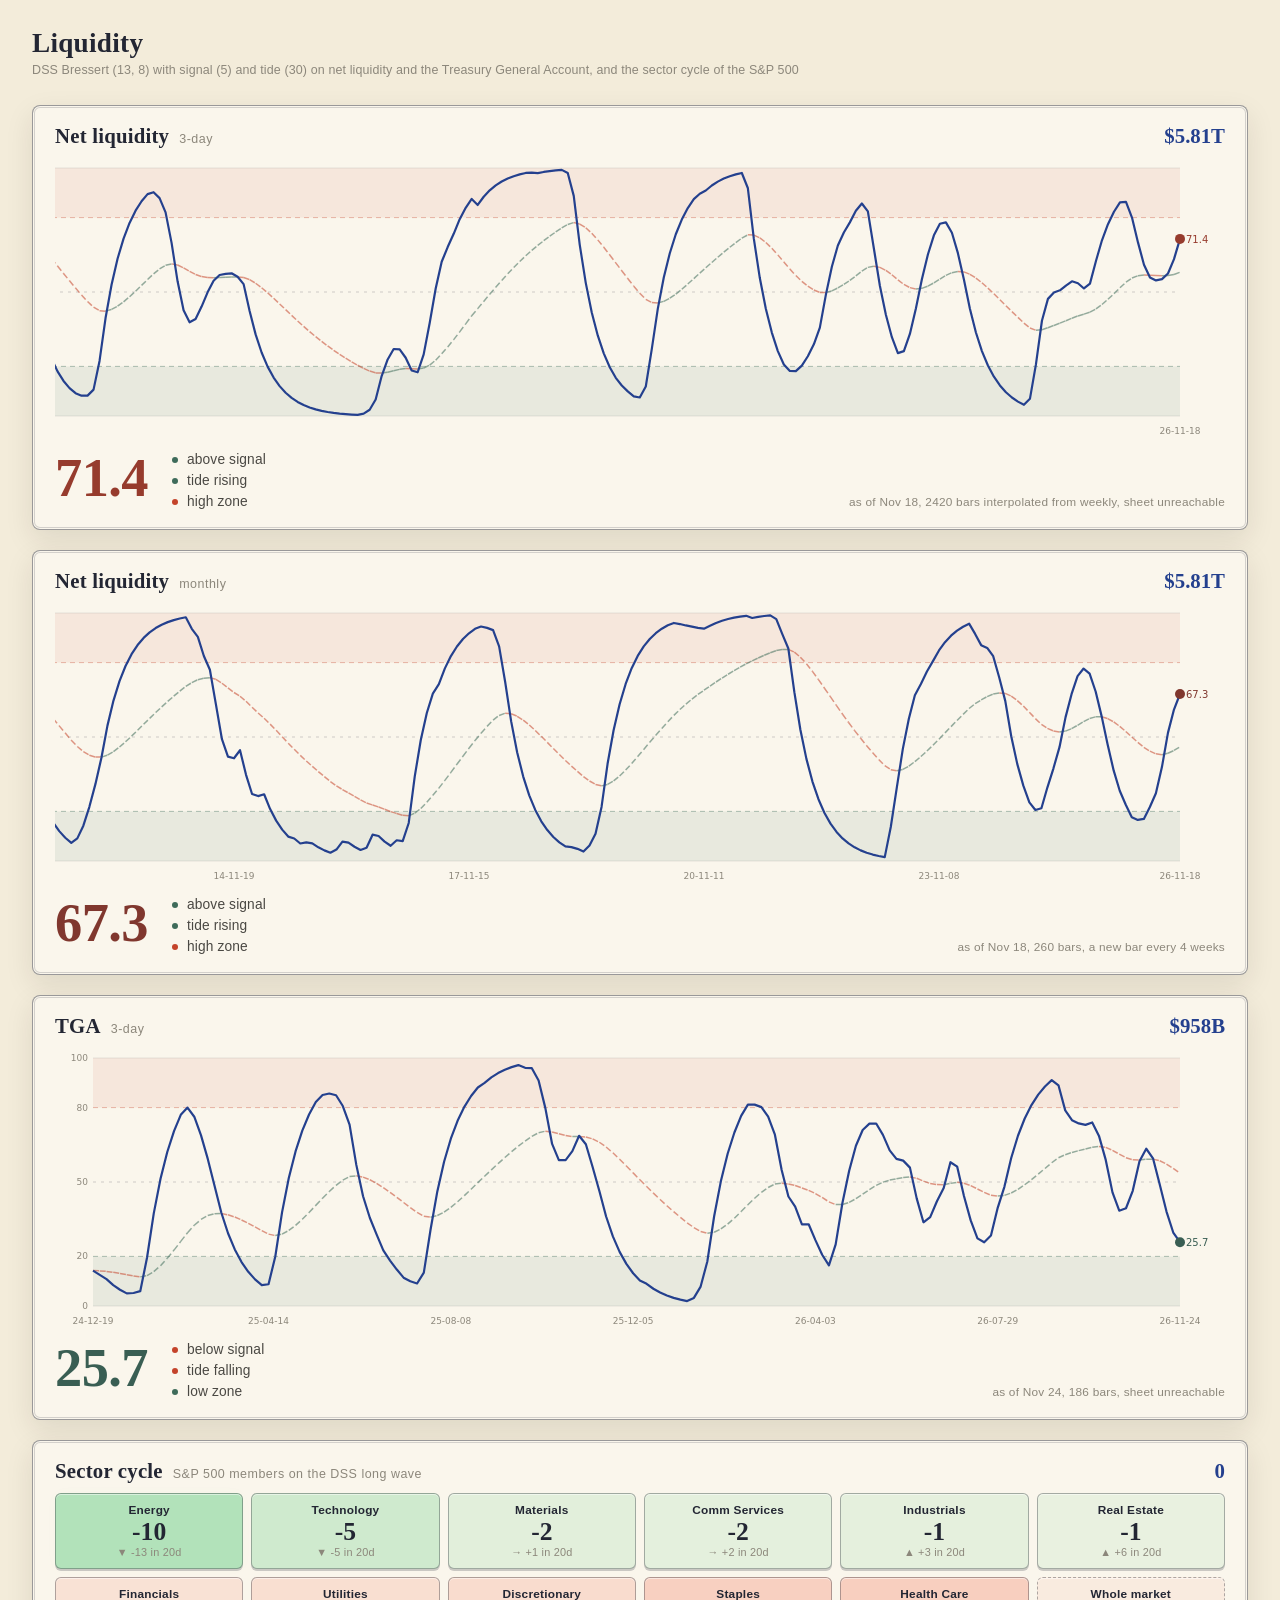
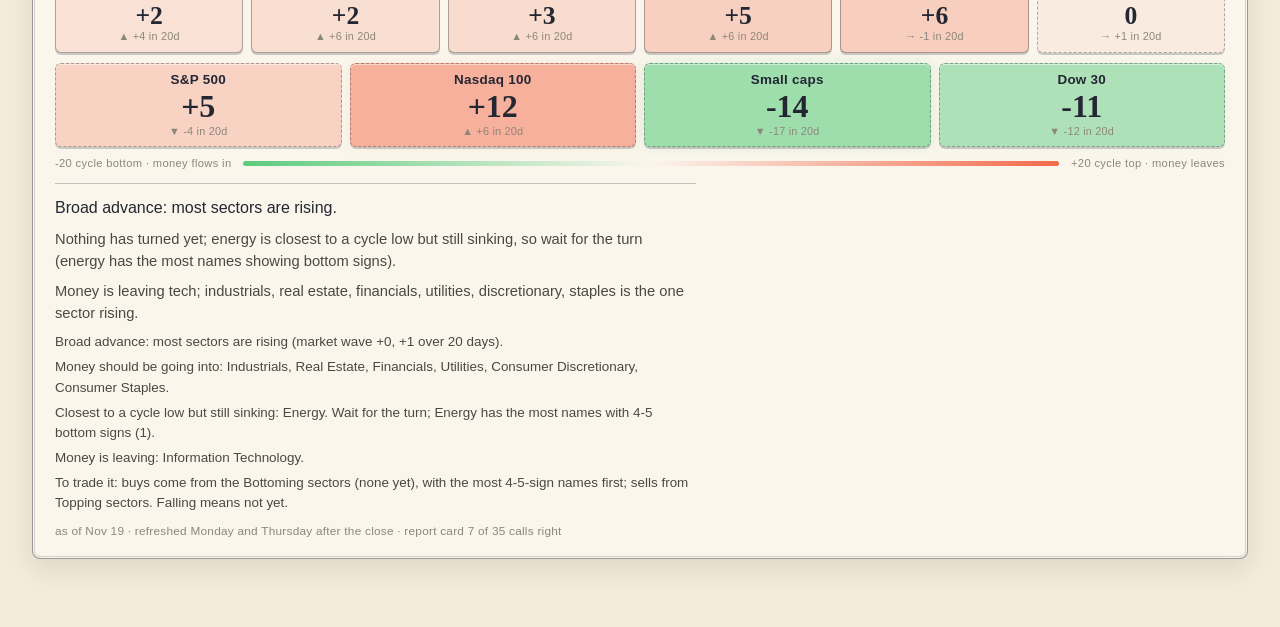
<file: tga-dss.html>
<!DOCTYPE html>
<html lang="en">
<head>
<meta charset="UTF-8">
<meta name="viewport" content="width=device-width, initial-scale=1.0">
<title>Macro DSS Dashboard</title>
<style>
:root {
  --paper: #F3ECDA; --snow: #FAF6EC; --ink: #232633; --ink-2: #4A4843; --muted: #8C877B; --rule: rgba(35,38,51,0.25);
  --bero: #24408E; --pine: #3E6B5A; --vermilion: #C4432A;
  --serif: "Hiragino Mincho ProN", "Yu Mincho", "Didot", Georgia, serif;
  --sans: -apple-system, "SF Pro Text", "Helvetica Neue", Helvetica, sans-serif;
}
* { margin: 0; padding: 0; box-sizing: border-box; }
body {
  background: var(--paper); color: var(--ink);
  font-family: var(--sans); -webkit-font-smoothing: antialiased;
  padding: 28px 32px 48px; min-height: 100vh;
}
h1 { font-family: var(--serif); font-weight: 600; font-size: 1.7rem; letter-spacing: 0.01em; margin-bottom: 4px; }
.subtitle { font-size: 0.78rem; color: var(--muted); margin-bottom: 28px; letter-spacing: 0.01em; }

/* Cards — same anatomy as the desktop widget, at page scale */
#content { max-width: 1400px; }
.card {
  background: var(--snow); border: 1px solid rgba(35,38,51,0.45); border-radius: 8px;
  box-shadow: inset 0 0 0 1px var(--snow), inset 0 0 0 2px rgba(35,38,51,0.18), 0 10px 28px rgba(40,32,20,0.10);
  padding: 18px 22px 20px; margin-bottom: 20px;
}
.card .head { display: flex; justify-content: space-between; align-items: baseline; margin-bottom: 10px; }
.card .title { font-family: var(--serif); font-weight: 600; font-size: 1.3rem; letter-spacing: 0.01em; white-space: nowrap; }
.card .frame { font-family: var(--sans); font-weight: 400; font-size: 0.78rem; letter-spacing: 0.04em; color: var(--muted); margin-left: 10px; }
.card .headline { font-family: var(--serif); font-weight: 600; font-size: 1.3rem; color: var(--bero); }
.card .foot { display: flex; align-items: flex-start; gap: 24px; margin-top: 14px; }
.card .value { font-family: var(--serif); font-weight: 600; font-size: 3.4rem; line-height: 0.9; letter-spacing: -0.01em; margin-top: 2px; }
.card .tags { flex: 1; display: flex; flex-direction: column; gap: 6px; font-size: 0.86rem; letter-spacing: 0.01em; color: var(--ink-2); white-space: nowrap; }
.card .sub { align-self: flex-end; font-size: 0.74rem; color: var(--muted); letter-spacing: 0.02em; white-space: nowrap; }
.dot { display: inline-block; width: 6px; height: 6px; border-radius: 50%; margin-right: 9px; vertical-align: 1px; background: var(--muted); }
.dot.up { background: var(--pine); } .dot.down { background: var(--vermilion); }

.zc-ob  { color: var(--vermilion); }
.zc-os  { color: var(--pine); }
.zc-mid { color: var(--muted); }
.trend-up   { color: var(--pine); }
.trend-down { color: var(--vermilion); }

/* Charts */
.chart-wrap { position: relative; height: 280px; overflow-x: auto; overflow-y: hidden; }
.chart-wrap canvas { height: 100%; cursor: crosshair; }

.chart-tooltip {
  position: absolute; background: rgba(250,246,236,0.97);
  border: 1px solid rgba(35,38,51,0.45); border-radius: 6px;
  padding: 8px 12px; font-size: 0.74rem; color: var(--ink); line-height: 1.5;
  pointer-events: none; white-space: nowrap; display: none; z-index: 10;
  box-shadow: 0 6px 18px rgba(40,32,20,0.12);
}
.chart-tooltip .v { font-family: var(--serif); font-weight: 600; font-size: 1.05rem; }

/* Sector rotation keys (same palette as the desktop widget pages) */
.keys { display: grid; gap: 8px; margin-top: 4px; }
.keys.sectors { grid-template-columns: repeat(6, 1fr); grid-auto-rows: 76px; }
.keys.indexes { grid-template-columns: repeat(4, 1fr); grid-auto-rows: 84px; margin-top: 10px; }
.key { border-radius: 6px; border: 1px solid rgba(35,38,51,0.35); display: flex; flex-direction: column; align-items: center; justify-content: center; text-align: center; padding: 4px; overflow: hidden; color: var(--ink); }
.key.dashed { border-style: dashed; }
.key .kname { font-size: 0.74rem; font-weight: 600; letter-spacing: 0.02em; white-space: nowrap; line-height: 1.1; }
.key .kwave { font-family: var(--serif); font-size: 1.6rem; font-weight: 600; line-height: 1.05; margin-top: 2px; font-variant-numeric: tabular-nums; }
.key .ksub { font-size: 0.68rem; color: var(--muted); letter-spacing: 0.02em; margin-top: 1px; font-variant-numeric: tabular-nums; }
.keys.indexes .kwave { font-size: 2rem; } .keys.indexes .kname { font-size: 0.84rem; }
.klegend { display: flex; justify-content: space-between; align-items: center; margin-top: 10px; font-size: 0.7rem; color: var(--muted); letter-spacing: 0.03em; }
.kbar { flex: 1; height: 5px; margin: 0 12px; border-radius: 3px; background: linear-gradient(90deg, #5CCB7E, var(--snow) 50%, #F26A4C); }
.words { margin-top: 14px; padding-top: 12px; border-top: 1px solid var(--rule); max-width: 72ch; }
.words p { margin: 0 0 8px; font-size: 0.92rem; line-height: 1.5; color: var(--ink-2); }
.words p.lead { font-size: 1rem; color: var(--ink); }
.words .more { margin-top: 8px; font-size: 0.84rem; color: var(--ink-2); }
.words .more p { font-size: 0.84rem; margin: 0 0 5px; }
@media (max-width: 760px) { .keys.sectors { grid-template-columns: repeat(3, 1fr); } .keys.indexes { grid-template-columns: repeat(2, 1fr); } body { padding: 20px 16px 40px; } }

.loading { color: var(--muted); font-size: 0.85rem; padding: 40px; text-align: center; }
</style>
</head>
<body>

<h1>Liquidity</h1>
<p class="subtitle">DSS Bressert (13, 8) with signal (5) and tide (30) on net liquidity and the Treasury General Account, and the sector cycle of the S&amp;P 500</p>
<div id="content">
  <div class="loading">Fetching macro data...</div>
</div>

<script>
const BASE = 'https://script.google.com/macros/s/AKfycbyeL8nGHmsRRG2uk7I3cuh2aWQ14RRKvJYwOblvOWw36_QIKyr9KaA4jXK1K5pyySNiBg/exec';
const TREASURY_API = 'https://api.fiscaldata.treasury.gov/services/api/fiscal_service/v1/accounting/dts/operating_cash_balance?fields=record_date,open_today_bal&filter=account_type:eq:Treasury%20General%20Account%20(TGA)%20Closing%20Balance,record_date:gte:2024-09-01&sort=record_date&page%5Bsize%5D=600';

const WT_D = 20, WT_3D = 50, WT_W = 30;
const COMP_SMOOTH = 15, SIG_SMOOTH = 5, TREND_LEN = 30, TREND_BARS = 3;

// ─── DSS Bressert ───
function calcDSS(values, stochLen, smoothLen) {
  const len = values.length, rawK = [];
  for (let i = 0; i < len; i++) {
    if (i < stochLen - 1) { rawK.push(null); continue; }
    let hi = -Infinity, lo = Infinity;
    for (let j = i - stochLen + 1; j <= i; j++) {
      if (values[j] > hi) hi = values[j];
      if (values[j] < lo) lo = values[j];
    }
    const r = hi - lo;
    rawK.push(r === 0 ? 50 : ((values[i] - lo) / r) * 100);
  }
  const s1 = ema(rawK, smoothLen), rawK2 = [];
  for (let i = 0; i < len; i++) {
    if (s1[i] === null || i < stochLen - 1) { rawK2.push(null); continue; }
    let hi = -Infinity, lo = Infinity, ok = true;
    for (let j = i - stochLen + 1; j <= i; j++) {
      if (s1[j] === null) { ok = false; break; }
      if (s1[j] > hi) hi = s1[j];
      if (s1[j] < lo) lo = s1[j];
    }
    if (!ok) { rawK2.push(null); continue; }
    const r = hi - lo;
    rawK2.push(r === 0 ? 50 : ((s1[i] - lo) / r) * 100);
  }
  return ema(rawK2, smoothLen);
}

function ema(arr, p) {
  const out = [], k = 2 / (p + 1); let prev = null;
  for (let i = 0; i < arr.length; i++) {
    if (arr[i] === null) { out.push(null); continue; }
    prev = prev === null ? arr[i] : arr[i] * k + prev * (1 - k);
    out.push(prev);
  }
  return out;
}

function resample(series, days) {
  if (days <= 1) return series;
  const bars = [];
  for (let i = 0; i < series.length; i += days) {
    const chunk = series.slice(i, i + days);
    bars.push(chunk[chunk.length - 1]);
  }
  return bars;
}

function alignToDaily(dDates, tfDss, tfDates) {
  const aligned = []; let idx = 0, last = null;
  for (let i = 0; i < dDates.length; i++) {
    while (idx < tfDates.length - 1 && tfDates[idx + 1] <= dDates[i]) idx++;
    if (tfDates[idx] <= dDates[i] && tfDss[idx] !== null) last = tfDss[idx];
    aligned.push(last);
  }
  return aligned;
}

// ─── Zone helpers ───
const OB = 80, OS = 20;
function zoneLabel(v) { if (v===null) return 'no zone'; if (v>OB) return 'overbought'; if (v<OS) return 'oversold'; if (v>65) return 'high zone'; if (v<35) return 'low zone'; return 'neutral zone'; }
function zoneLabelClass(v) { if (v===null) return 'zc-mid'; return v>OB?'zc-ob':v<OS?'zc-os':'zc-mid'; }
function zoneBgClass(v) { if (v===null) return 'zb-mid'; if (v>OB) return 'zb-ob'; if (v>65) return 'zb-high'; if (v<OS) return 'zb-os'; if (v<35) return 'zb-low'; return 'zb-mid'; }
const INK='#232633', MUTED='#8C877B', BERO='#24408E', PINE='#3E6B5A', VERMILION='#C4432A';
function zoneColor(v) { if (v>OB) return VERMILION; if (v<OS) return PINE; if (v>65) return '#A8503E'; if (v<35) return '#5E8C7A'; return MUTED; }
function compColor(v) { if (v===null) return INK; return v<50?lerpColor(PINE,INK,Math.max(0,Math.min(1,(v-OS)/(50-OS)))):lerpColor(INK,VERMILION,Math.max(0,Math.min(1,(v-50)/(OB-50)))); }
function lerpColor(a,b,t) { const pa=[parseInt(a.slice(1,3),16),parseInt(a.slice(3,5),16),parseInt(a.slice(5,7),16)]; const pb=[parseInt(b.slice(1,3),16),parseInt(b.slice(3,5),16),parseInt(b.slice(5,7),16)]; return '#'+[0,1,2].map(i=>Math.round(pa[i]+(pb[i]-pa[i])*t).toString(16).padStart(2,'0')).join(''); }
function trendArrow(c,p) { if (c===null||p===null) return ['—','zc-mid']; return c>p?[' ▲','trend-up']:[' ▼','trend-down']; }

const TF_COLORS = { D:BERO, '3D':INK, W:INK, M:INK, COMP:BERO };
function fmtUSD(m) { if (m===null||m===undefined) return '—'; const b=m/1000; if (Math.abs(b)>=1000) { const t=b/1000; return '$'+t.toFixed(Math.abs(t)>=10?1:2)+'T'; } return '$'+Math.round(b)+'B'; }
function fmtDate(iso) { const d=new Date(iso+'T00:00:00'); return isNaN(d)?iso:d.toLocaleDateString('en-US',{month:'short',day:'numeric'}); }
function zoneTone(v) { if (v===null) return ''; if (v>65) return 'down'; if (v<35) return 'up'; return ''; }
function readingState(raw, sig, trend) {
  const last=a=>a[a.length-1], v=last(raw), s=last(sig), t=last(trend), tp=trend.length>TREND_BARS?trend[trend.length-1-TREND_BARS]:null;
  return { v, above: v!==null&&s!==null?v>s:null, rising: t!==null&&tp!==null?t>tp:null };
}
function cardHTML(id, title, frame, headline, st, sub) {
  const tag=(ok,up,down,tone)=>ok===null?'':`<span><span class="dot ${ok?'up':'down'}"></span>${ok?up:down}</span>`;
  return `<section class="card">
    <div class="head"><span class="title">${title}<span class="frame">${frame}</span></span><span class="headline">${headline}</span></div>
    <div class="chart-wrap"><canvas id="${id}"></canvas></div>
    <div class="foot">
      <div class="value" style="color:${compColor(st.v)}">${st.v===null?'—':st.v.toFixed(1)}</div>
      <div class="tags">
        ${tag(st.above,'above signal','below signal')}
        ${tag(st.rising,'tide rising','tide falling')}
        <span><span class="dot ${zoneTone(st.v)}"></span>${zoneLabel(st.v)}</span>
      </div>
      <div class="sub">${sub}</div>
    </div>
  </section>`;
}
const chartStates = {};

// ─── Chart drawing ───
function drawChart(id, vals, dates, tfKey, maxPts) {
  const c = document.getElementById(id); if (!c) return;
  const dpr = window.devicePixelRatio||1;
  const r = c.parentElement.getBoundingClientRect();
  c.width = r.width*dpr; c.height = r.height*dpr;
  const ctx = c.getContext('2d'); ctx.scale(dpr,dpr);
  const w = r.width, h = r.height;
  const pad = {top:10,right:45,bottom:22,left:38};
  const pw = w-pad.left-pad.right, ph = h-pad.top-pad.bottom;
  const pts = []; for (let i=0;i<vals.length;i++) if(vals[i]!==null) pts.push({v:vals[i],d:dates[i]});
  if (pts.length<2) return;
  const disp = pts.slice(-maxPts);
  chartStates[id] = {display:disp,pad,w,h,pw,ph,tfKey};
  const toX = i => pad.left+(i/(disp.length-1))*pw;
  const toY = v => pad.top+ph*(1-Math.max(0,Math.min(100,v))/100);
  ctx.clearRect(0,0,w,h);
  drawGrid(ctx,w,h,pad,pw,ph,toX,toY,disp);
  const lc = TF_COLORS[tfKey]||BERO;
  ctx.beginPath();
  for (let i=0;i<disp.length;i++) { const x=toX(i),y=toY(disp[i].v); i===0?ctx.moveTo(x,y):ctx.lineTo(x,y); }
  ctx.strokeStyle=lc; ctx.lineWidth=tfKey==='D'?3:2; ctx.stroke();
  // Fill
  ctx.beginPath();
  for (let i=0;i<disp.length;i++){const x=toX(i),y=toY(disp[i].v);i===0?ctx.moveTo(x,y):ctx.lineTo(x,y);}
  ctx.lineTo(toX(disp.length-1),h-pad.bottom); ctx.lineTo(pad.left,h-pad.bottom); ctx.closePath();
  const g=ctx.createLinearGradient(0,pad.top,0,h-pad.bottom); g.addColorStop(0,lc+'18'); g.addColorStop(1,lc+'03');
  ctx.fillStyle=g; ctx.fill();
  const last=disp[disp.length-1];
  ctx.beginPath(); ctx.arc(toX(disp.length-1),toY(last.v),4,0,Math.PI*2); ctx.fillStyle=lc; ctx.fill();
  ctx.fillStyle=INK; ctx.font='10px system-ui,-apple-system,"Helvetica Neue",sans-serif'; ctx.textAlign='left';
  ctx.fillText(last.v.toFixed(1),w-pad.right+6,toY(last.v)+4);
}

function drawComposite(id, comp, sig, trend, dates, maxPts) {
  const c = document.getElementById(id); if (!c) return;
  const dpr = window.devicePixelRatio||1;
  const container = c.parentElement;
  const containerW = container.getBoundingClientRect().width;
  const h = container.getBoundingClientRect().height;

  // Collect valid points first to determine width
  const pts = [];
  for (let i=0;i<comp.length;i++) if(comp[i]!==null&&sig[i]!==null) pts.push({v:comp[i],s:sig[i],t:trend[i],d:dates[i]});
  if (pts.length<2) return;
  const disp = pts.slice(-maxPts);

  // 6px per data point, minimum container width
  const pxPerPt = 6;
  const w = Math.max(containerW, disp.length * pxPerPt + 83);
  c.width = w*dpr; c.height = h*dpr;
  c.style.width = w + 'px';
  const ctx = c.getContext('2d'); ctx.scale(dpr,dpr);
  const pad = {top:10,right:45,bottom:22,left:38};
  const pw = w-pad.left-pad.right, ph = h-pad.top-pad.bottom;
  chartStates[id] = {display:disp,pad,w,h,pw,ph,tfKey:'COMP',isComposite:true};
  const toX = i => pad.left+(i/(disp.length-1))*pw;
  const toY = v => pad.top+ph*(1-Math.max(0,Math.min(100,v))/100);
  ctx.clearRect(0,0,w,h);
  drawGrid(ctx,w,h,pad,pw,ph,toX,toY,disp);
  // Trend EMA — segment by segment, green when rising, red when falling
  ctx.setLineDash([6,3]); ctx.lineWidth=1.5;
  for (let i=1;i<disp.length;i++){
    if(disp[i].t===null||disp[i-1].t===null) continue;
    ctx.beginPath();
    ctx.moveTo(toX(i-1),toY(disp[i-1].t));
    ctx.lineTo(toX(i),toY(disp[i].t));
    ctx.strokeStyle = disp[i].t > disp[i-1].t ? 'rgba(62,107,90,0.55)' : 'rgba(196,67,42,0.55)';
    ctx.stroke();
  }
  ctx.setLineDash([]);
  // DSS line
  ctx.beginPath();
  for(let i=0;i<disp.length;i++){const x=toX(i),y=toY(disp[i].v);i===0?ctx.moveTo(x,y):ctx.lineTo(x,y);}
  ctx.strokeStyle=BERO;ctx.lineWidth=2.2;ctx.lineJoin='round';ctx.stroke();
  // End dots
  const last=disp[disp.length-1];
  ctx.beginPath();ctx.arc(toX(disp.length-1),toY(last.v),5,0,Math.PI*2);ctx.fillStyle=compColor(last.v);ctx.fill();
  ctx.font='10px system-ui,-apple-system,"Helvetica Neue",sans-serif';ctx.textAlign='left';
  ctx.fillStyle=compColor(last.v);ctx.fillText(last.v.toFixed(1),w-pad.right+6,toY(last.v)+4);
}

function drawGrid(ctx,w,h,pad,pw,ph,toX,toY,disp) {
  ctx.fillStyle='rgba(196,67,42,0.08)';ctx.fillRect(pad.left,toY(100),pw,toY(OB)-toY(100));
  ctx.fillStyle='rgba(62,107,90,0.09)';ctx.fillRect(pad.left,toY(OS),pw,toY(0)-toY(OS));
  [0,OS,50,OB,100].forEach(lv=>{const y=toY(lv);ctx.beginPath();ctx.moveTo(pad.left,y);ctx.lineTo(w-pad.right,y);
  if(lv===OB){ctx.strokeStyle='rgba(196,67,42,0.45)';ctx.setLineDash([5,4]);}
  else if(lv===OS){ctx.strokeStyle='rgba(62,107,90,0.5)';ctx.setLineDash([5,4]);}
  else if(lv===50){ctx.strokeStyle='rgba(35,38,51,0.25)';ctx.setLineDash([3,5]);}
  else{ctx.strokeStyle='rgba(35,38,51,0.12)';ctx.setLineDash([]);}
  ctx.lineWidth=0.8;ctx.stroke();ctx.setLineDash([]);
  ctx.fillStyle=MUTED;ctx.font='9px system-ui,-apple-system,"Helvetica Neue",sans-serif';ctx.textAlign='right';ctx.fillText(lv,pad.left-5,y+3);});
  ctx.fillStyle=MUTED;ctx.font='9px system-ui,-apple-system,"Helvetica Neue",sans-serif';ctx.textAlign='center';
  const n=Math.min(7,disp.length);
  for(let i=0;i<n;i++){const idx=Math.floor(i*(disp.length-1)/(n-1));const d=disp[idx].d;
  if(d){const p=d.split('-');ctx.fillText(p[0].slice(2)+'-'+p[1]+'-'+p[2],toX(idx),h-4);}}
}

// ─── Tooltip ───
function drawCrosshair(id, mx) {
  const st = chartStates[id]; if(!st) return;
  const {display:disp,pad,w,h,pw,ph,tfKey,isComposite}=st;
  const c=document.getElementById(id),tt=document.getElementById('tt-'+id);
  if(!c||!tt)return;
  const rx=mx-pad.left; if(rx<0||rx>pw){tt.style.display='none';return;}
  const idx=Math.max(0,Math.min(disp.length-1,Math.round((rx/pw)*(disp.length-1))));
  const pt=disp[idx];
  const toX=i=>pad.left+(i/(disp.length-1))*pw;
  const toY=v=>pad.top+ph*(1-Math.max(0,Math.min(100,v))/100);
  const px=toX(idx),py=toY(pt.v);
  if(isComposite)drawComposite(id,disp.map(p=>p.v),disp.map(p=>p.s),disp.map(p=>p.t),disp.map(p=>p.d),disp.length);
  else drawChart(id,disp.map(p=>p.v),disp.map(p=>p.d),tfKey,disp.length);
  const ctx=c.getContext('2d');
  ctx.save();ctx.setLineDash([3,3]);ctx.strokeStyle='rgba(35,38,51,0.3)';ctx.lineWidth=0.8;
  ctx.beginPath();ctx.moveTo(px,pad.top);ctx.lineTo(px,h-pad.bottom);ctx.stroke();
  ctx.beginPath();ctx.moveTo(pad.left,py);ctx.lineTo(w-pad.right,py);ctx.stroke();ctx.restore();
  ctx.beginPath();ctx.arc(px,py,5,0,Math.PI*2);ctx.fillStyle='#FAF6EC';ctx.fill();
  ctx.beginPath();ctx.arc(px,py,3,0,Math.PI*2);ctx.fillStyle=isComposite?compColor(pt.v):TF_COLORS[tfKey];ctx.fill();
  const zl=zoneLabel(pt.v),zc=zoneColor(pt.v);
  let html=`<div style="color:${MUTED};font-size:0.68rem">${pt.d}</div><div class="v" style="color:${isComposite?compColor(pt.v):zc}">${pt.v.toFixed(1)}</div><div style="color:${zc};font-size:0.68rem">${zl}</div>`;
  if(isComposite&&pt.s!==undefined)html+=`<div style="color:${MUTED};font-size:0.68rem">signal ${pt.s.toFixed(1)}</div>`;
  tt.innerHTML=html;tt.style.display='block';
  let tl=px+12;if(tl+130>pw+pad.left+pad.right)tl=px-130;
  tt.style.left=tl+'px';tt.style.top=Math.max(0,py-40)+'px';
}

function setupTT(id) {
  const c=document.getElementById(id);if(!c)return;
  const tt=document.createElement('div');tt.className='chart-tooltip';tt.id='tt-'+id;
  c.parentElement.appendChild(tt);
  const gx=e=>{const r=c.getBoundingClientRect();return(e.touches?e.touches[0].clientX:e.clientX)-r.left;};
  c.addEventListener('mousemove',e=>drawCrosshair(id,gx(e)));
  c.addEventListener('touchmove',e=>{e.preventDefault();drawCrosshair(id,gx(e));},{passive:false});
  const cl=()=>{const s=chartStates[id];if(!s)return;
  if(s.isComposite)drawComposite(id,s.display.map(p=>p.v),s.display.map(p=>p.s),s.display.map(p=>p.t),s.display.map(p=>p.d),s.display.length);
  else drawChart(id,s.display.map(p=>p.v),s.display.map(p=>p.d),s.tfKey,s.display.length);tt.style.display='none';};
  c.addEventListener('mouseleave',cl);c.addEventListener('touchend',cl);
}

// ─── Interpolate weekly to daily (linear) ───
function interpolateToDaily(series, valKey) {
  if (series.length < 2) return series;
  const daily = [];
  for (let i = 0; i < series.length - 1; i++) {
    const d0 = new Date(series[i].date), d1 = new Date(series[i+1].date);
    const v0 = series[i][valKey], v1 = series[i+1][valKey];
    const days = Math.round((d1 - d0) / 86400000);
    for (let d = 0; d < days; d++) {
      const dt = new Date(d0.getTime() + d * 86400000);
      const yyyy = dt.getFullYear();
      const mm = String(dt.getMonth()+1).padStart(2,'0');
      const dd = String(dt.getDate()).padStart(2,'0');
      const obj = { date: yyyy+'-'+mm+'-'+dd };
      obj[valKey] = v0 + (v1 - v0) * (d / days);
      daily.push(obj);
    }
  }
  // Add last point
  daily.push(series[series.length - 1]);
  return daily;
}

// ─── Process a data source — 3-day and monthly DSS ───
function processDSS(series, valKey, srcType) {
  // For weekly sources, interpolate to daily first for 3-day chart
  const dailySeries = srcType === 'weekly' ? interpolateToDaily(series, valKey) : series;

  // 3-day: resample interpolated daily by 3
  const s3 = resample(dailySeries, 3);
  const raw3 = calcDSS(s3.map(d => d[valKey]), 13, 8);
  const sig3 = ema(raw3, SIG_SMOOTH);
  const trend3 = ema(raw3, TREND_LEN);
  const d3 = s3.map(d => d.date);

  // Monthly: resample by 4 weeks or 20 days
  const sM = resample(series, srcType === 'weekly' ? 4 : 20);
  const rawM = calcDSS(sM.map(d => d[valKey]), 13, 8);
  const sigM = ema(rawM, SIG_SMOOTH);
  const trendM = ema(rawM, TREND_LEN);
  const dM = sM.map(d => d.date);

  return { raw3, sig3, trend3, d3, s3, rawM, sigM, trendM, dM, sM };
}

// ─── Build section HTML ───
function buildSection(prefix, label, color, data, nDaily, srcType) {
  const fv = v => v !== null ? v.toFixed(1) : '—';
  const last = (a) => a[a.length-1];
  const prev = (a) => a.length>1 ? a[a.length-2] : null;

  const cur3 = last(data.raw3), curM = last(data.rawM);
  const curSig3 = last(data.sig3), curSigM = last(data.sigM);
  const curTrend3 = last(data.trend3), curTrendM = last(data.trendM);
  const prevTrend3 = data.trend3.length>TREND_BARS ? data.trend3[data.trend3.length-1-TREND_BARS] : null;
  const prevTrendM = data.trendM.length>TREND_BARS ? data.trendM[data.trendM.length-1-TREND_BARS] : null;
  const tide3up = curTrend3!==null && prevTrend3!==null && curTrend3>prevTrend3;
  const tideMup = curTrendM!==null && prevTrendM!==null && curTrendM>prevTrendM;
  const aboveSig3 = cur3!==null && curSig3!==null && cur3>curSig3;
  const aboveSigM = curM!==null && curSigM!==null && curM>curSigM;

  const tfLabel3 = srcType === 'weekly' ? '3-Week' : '3-Day';
  const [ar3, ar3c] = trendArrow(cur3, prev(data.raw3));
  const [arM, arMc] = trendArrow(curM, prev(data.rawM));

  return `
    <table class="info-table">
      <tr><th>TF</th><th>DSS</th><th>Signal</th><th>Tide</th><th>Zone</th></tr>
      <tr>
        <td class="tf-label">3-Day</td>
        <td class="dss ${zoneBgClass(cur3)}">${fv(cur3)}</td>
        <td><span class="dot ${aboveSig3?'up':'down'}"></span>${aboveSig3?'above signal':'below signal'}</td>
        <td><span class="dot ${tide3up?'up':'down'}"></span>${tide3up?'tide rising':'tide falling'}</td>
        <td class="${zoneLabelClass(cur3)}">${zoneLabel(cur3)}</td>
      </tr>
      <tr>
        <td class="tf-label">Monthly</td>
        <td class="dss ${zoneBgClass(curM)}">${fv(curM)}</td>
        <td><span class="dot ${aboveSigM?'up':'down'}"></span>${aboveSigM?'above signal':'below signal'}</td>
        <td><span class="dot ${tideMup?'up':'down'}"></span>${tideMup?'tide rising':'tide falling'}</td>
        <td class="${zoneLabelClass(curM)}">${zoneLabel(curM)}</td>
      </tr>
    </table>
    <div class="chart-section">
      <div class="chart-header">
        <span class="tf">3-Day</span>
        <span>DSS(13,8) + Signal(5) + Tide(30)</span>
        <span class="data-src">${data.s3.length} bars${srcType==='weekly'?' (interpolated)':''}</span>
      </div>
      <div class="chart-wrap tall"><canvas id="${prefix}-3d"></canvas></div>
    </div>
    <div class="chart-section">
      <div class="chart-header">
        <span class="tf">Monthly</span>
        <span>DSS(13,8) + Signal(5) + Tide(30)</span>
        <span class="data-src">${data.sM.length} bars</span>
      </div>
      <div class="chart-wrap tall"><canvas id="${prefix}-m"></canvas></div>
    </div>
  `;
}

function renderCharts(data) {
  drawComposite('nl-3d', data.raw3, data.sig3, data.trend3, data.d3, 3000);
  setupTT('nl-3d');
  drawComposite('nl-m', data.rawM, data.sigM, data.trendM, data.dM, 500);
  setupTT('nl-m');
  // Scroll to right (most recent)
  document.querySelectorAll('.chart-wrap').forEach(w => w.scrollLeft = w.scrollWidth);
}

// ─── Sector rotation (rotation.json, written Mon + Thu by projection_tests/rotation.py) ───
const KEY_GREEN = [0x5C,0xCB,0x7E], KEY_RED = [0xF2,0x6A,0x4C], PAPER_RGB = [0xFA,0xF6,0xEC];
const SECTOR_SHORT = {'Information Technology':'Technology','Communication Services':'Comm Services','Consumer Discretionary':'Discretionary','Consumer Staples':'Staples'};
function keyTint(v) {
  const t = Math.max(-1, Math.min(1, v/20)), a = 0.08 + Math.abs(t)*0.72, c = t<0 ? KEY_GREEN : KEY_RED;
  const m = PAPER_RGB.map((x,i)=>Math.round(x+(c[i]-x)*a));
  return `rgb(${m[0]},${m[1]},${m[2]})`;
}
function keyGlow(v) {
  const t = Math.abs(Math.max(-1, Math.min(1, v/20))), base = 'inset 0 1px 0 rgba(255,255,255,0.5), 0 2px 0 rgba(35,38,51,0.22)';
  if (t < 0.5) return base;
  const c = v<0 ? KEY_GREEN : KEY_RED;
  return base + `, 0 0 14px rgba(${c[0]},${c[1]},${c[2]},${((t-0.5)*0.9).toFixed(2)})`;
}
const keyFmt = v => (v>0?'+':'') + Math.round(v);
const keyArrow = ch => ch>2 ? '▲' : ch<-2 ? '▼' : '→';
function keyHTML(name, wave, ch20, dashed) {
  return `<div class="key${dashed?' dashed':''}" style="background:${keyTint(wave)};box-shadow:${keyGlow(wave)}">
    <div class="kname">${name}</div><div class="kwave">${keyFmt(wave)}</div><div class="ksub">${keyArrow(ch20)} ${keyFmt(ch20)} in 20d</div></div>`;
}
function rotationHTML(rot) {
  const keys = rot.sectors.slice().sort((a,b)=>a.wave-b.wave);
  const brief = rot.brief ? rot.brief.split(/(?<=\.) (?=[A-Z])/) : [];
  const more = (rot.summary||[]).filter(l => !brief.includes(l));
  const graded = rot.graded||[], hits = graded.filter(g=>g.hit).length;
  const head = rot.spx_wave < -5 ? 'zc-os' : rot.spx_wave > 5 ? 'zc-ob' : '';
  return `<section class="card">
    <div class="head"><span class="title">Sector cycle<span class="frame">S&amp;P 500 members on the DSS long wave</span></span><span class="headline ${head}">${keyFmt(rot.spx_wave)}</span></div>
    <div class="keys sectors">
      ${keys.map(r => keyHTML(SECTOR_SHORT[r.sector]||r.sector, r.wave, r.ch20)).join('')}
      ${keyHTML('Whole market', rot.spx_wave, rot.spx_ch20, true)}
    </div>
    <div class="keys indexes">${(rot.indexes||[]).map(r => keyHTML(r.name, r.wave, r.ch20, true)).join('')}</div>
    <div class="klegend"><span>-20 cycle bottom · money flows in</span><span class="kbar"></span><span>+20 cycle top · money leaves</span></div>
    <div class="words">
      ${brief.map((l,i)=>`<p class="${i===0?'lead':''}">${l}</p>`).join('')}
      ${more.length ? `<div class="more">${more.map(l=>`<p>${l}</p>`).join('')}</div>` : ''}
    </div>
    <div class="foot" style="margin-top:10px"><div class="sub">as of ${fmtDate(rot.date)} · refreshed Monday and Thursday after the close${graded.length ? ` · report card ${hits} of ${graded.length} calls right` : ''}</div></div>
  </section>`;
}

// ─── Live tail from the sheet ───
// Returns the sheet's points dated after the file's last point, in the file's shape ({date, key}).
// weeklyWed: keep only Wednesdays, the FRED weekly date the file's net liquidity series is on.
// The file and the sheet compute net liquidity a little differently (about half a percent), so the
// tail is shifted by the gap on the overlap date; otherwise the DSS would see a fake jump.
// TGA matches to the dollar, so its shift is 0.
async function liveTail(action, key, series, weeklyWed) {
  if (!series.length) return [];
  const last = series[series.length - 1];
  try {
    const ctl = new AbortController(); const t = setTimeout(() => ctl.abort(), 15000);
    const resp = await fetch(BASE + '?action=' + action + '&t=' + Date.now(), { signal: ctl.signal }).then(r => r.json());
    clearTimeout(t);
    if (!resp || resp.status !== 'ok' || !Array.isArray(resp.series)) return [];
    const live = resp.series.filter(d => d && d.date && Number.isFinite(Number(d[key])));
    const onLast = live.find(d => d.date === last.date);
    const shift = onLast ? Number(last[key]) - Number(onLast[key]) : 0;
    return live
      .filter(d => d.date > last.date && (!weeklyWed || new Date(d.date + 'T00:00:00').getDay() === 3))
      .map(d => ({ date: d.date, [key]: Number(d[key]) + shift }));
  } catch (e) { return []; }
}

// ─── Main ───
async function init() {
  const el = document.getElementById('content');

  let netSeries = [], tgaSeries = [];
  try {
    const data = await fetch('macro-data.json?t='+Date.now()).then(r=>r.json());
    netSeries = data.netLiq || [];
    tgaSeries = data.tga || [];
  } catch(e) {
    el.innerHTML = '<div class="loading">Failed to load macro-data.json</div>';
    return;
  }

  // macro-data.json is the long history (2007 on) and stops in Sep 2026; the sheet refreshes
  // every morning from FRED and Treasury.gov but only keeps about six months. Append the sheet's
  // newer points so the cards move daily. If the sheet is down the file alone still renders.
  const [netTail, tgaTail] = await Promise.all([
    liveTail('net_liquidity', 'netLiq', netSeries, true),
    liveTail('liquidity', 'balance', tgaSeries, false),
  ]);
  netSeries = netSeries.concat(netTail);
  tgaSeries = tgaSeries.concat(tgaTail);

  if (netSeries.length < 30) {
    el.innerHTML = '<div class="loading">Insufficient data.</div>';
    return;
  }

  const netData = processDSS(netSeries, 'netLiq', 'weekly');
  const tgaData = tgaSeries.length > 30 ? processDSS(tgaSeries, 'balance', 'daily') : null;
  const lastNet = netSeries[netSeries.length - 1];
  const lastTga = tgaSeries.length > 0 ? tgaSeries[tgaSeries.length - 1] : null;

  const net3 = readingState(netData.raw3, netData.sig3, netData.trend3);
  const netM = readingState(netData.rawM, netData.sigM, netData.trendM);
  const netHead = fmtUSD(lastNet.netLiq), netDate = fmtDate(lastNet.date);

  const netSrc = netTail.length ? 'weekly, refreshed each morning' : 'weekly, sheet unreachable';
  const tgaSrc = tgaTail.length ? 'refreshed each morning' : 'sheet unreachable';
  let html = cardHTML('nl-3d', 'Net liquidity', '3-day', netHead, net3, `as of ${netDate}, ${netData.s3.length} bars interpolated from ${netSrc}`)
           + cardHTML('nl-m',  'Net liquidity', 'monthly', netHead, netM, `as of ${netDate}, ${netData.sM.length} bars, a new bar every 4 weeks`);
  if (tgaData) {
    const tga3 = readingState(tgaData.raw3, tgaData.sig3, tgaData.trend3);
    html += cardHTML('tga-3d', 'TGA', '3-day', fmtUSD(lastTga.balance), tga3, `as of ${fmtDate(lastTga.date)}, ${tgaData.s3.length} bars, ${tgaSrc}`);
  }

  el.innerHTML = html;

  // the sector rotation card, when its file is there
  fetch('rotation.json?t='+Date.now()).then(r => r.ok ? r.json() : null).then(rot => {
    if (rot && rot.sectors) el.insertAdjacentHTML('beforeend', rotationHTML(rot));
  }).catch(() => {});

  requestAnimationFrame(() => {
    renderCharts(netData);
    if (tgaData) {
      drawComposite('tga-3d', tgaData.raw3, tgaData.sig3, tgaData.trend3, tgaData.d3, 500);
      setupTT('tga-3d');
    }
    document.querySelectorAll('.chart-wrap').forEach(w => w.scrollLeft = w.scrollWidth);
  });
}

init();
let resizeTimer;
window.addEventListener('resize', () => {
  clearTimeout(resizeTimer);
  resizeTimer = setTimeout(() => {
    const active = document.querySelector('.tab-content.active');
    if (active && window._tabData) {
      const id = active.id.replace('tab-','');
      renderCharts(id, window._tabData[id]);
    }
  }, 200);
});
</script>
</body>
</html>
</file>
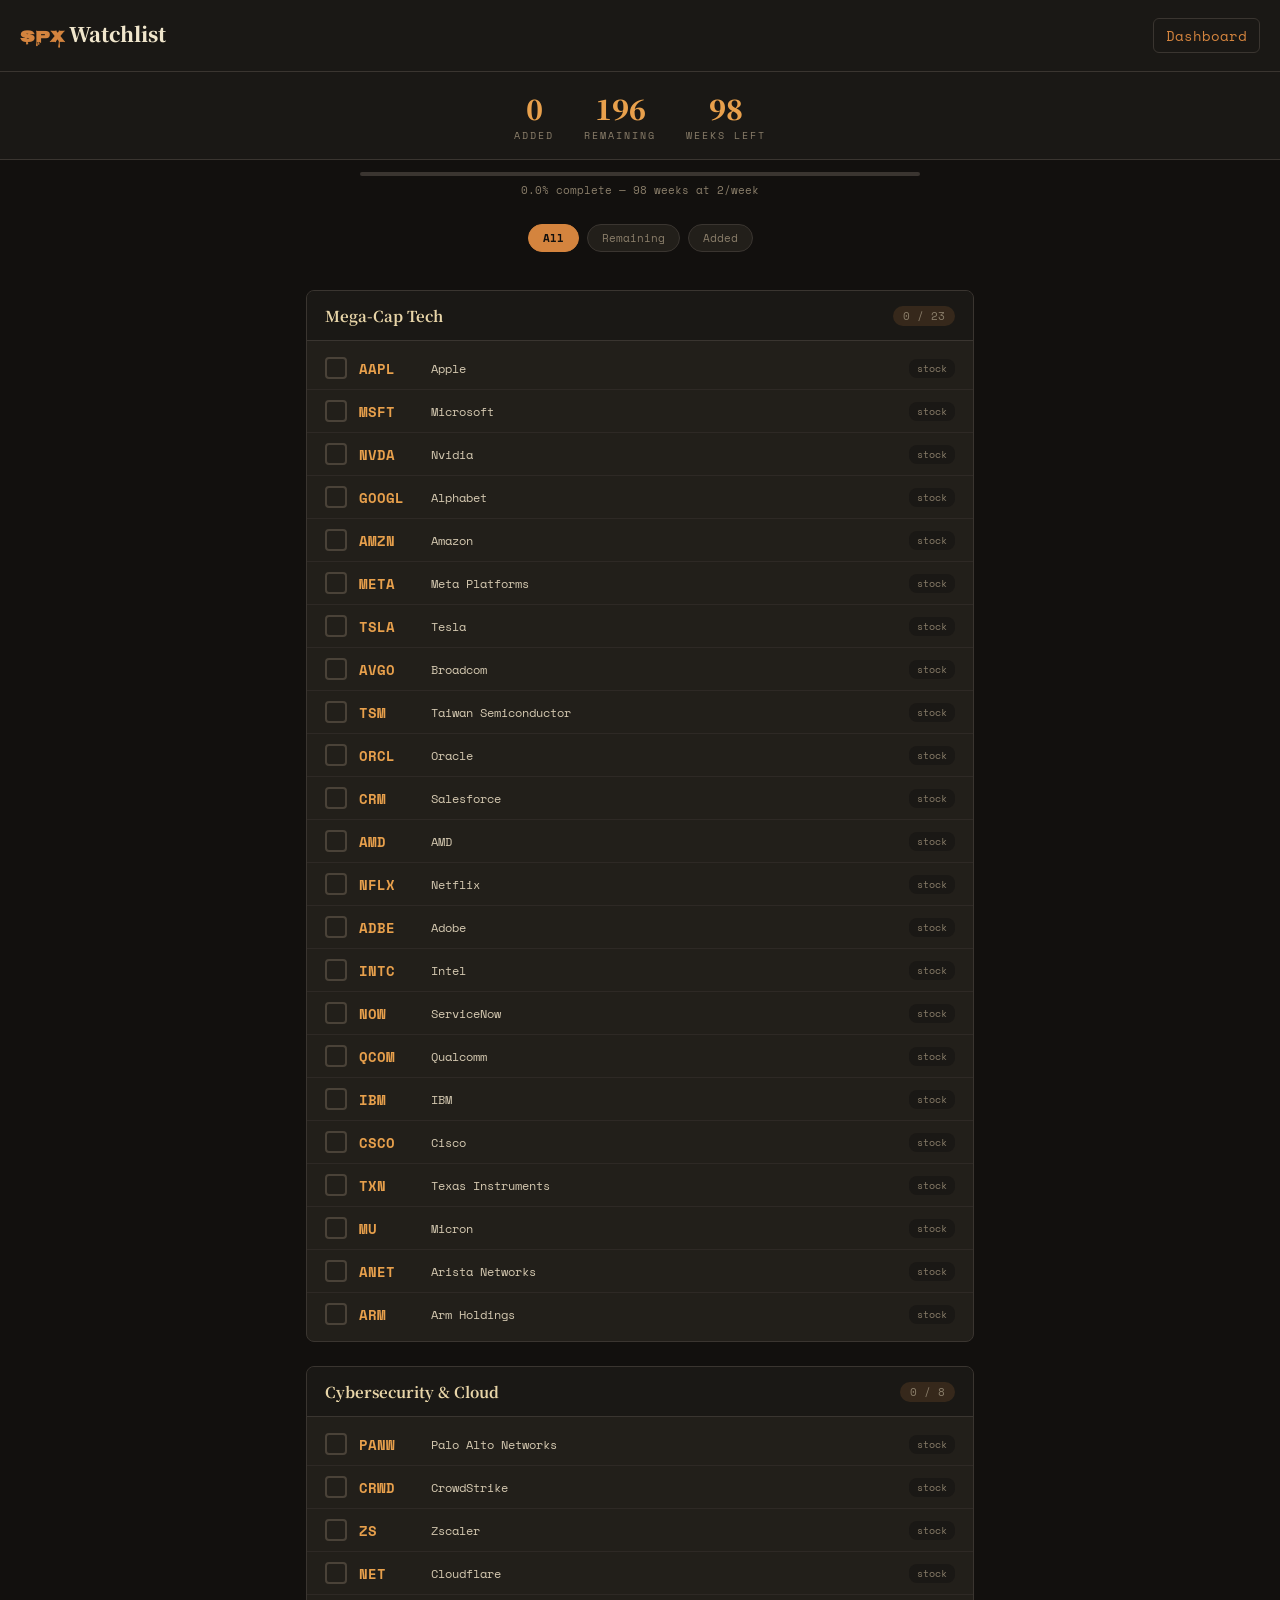
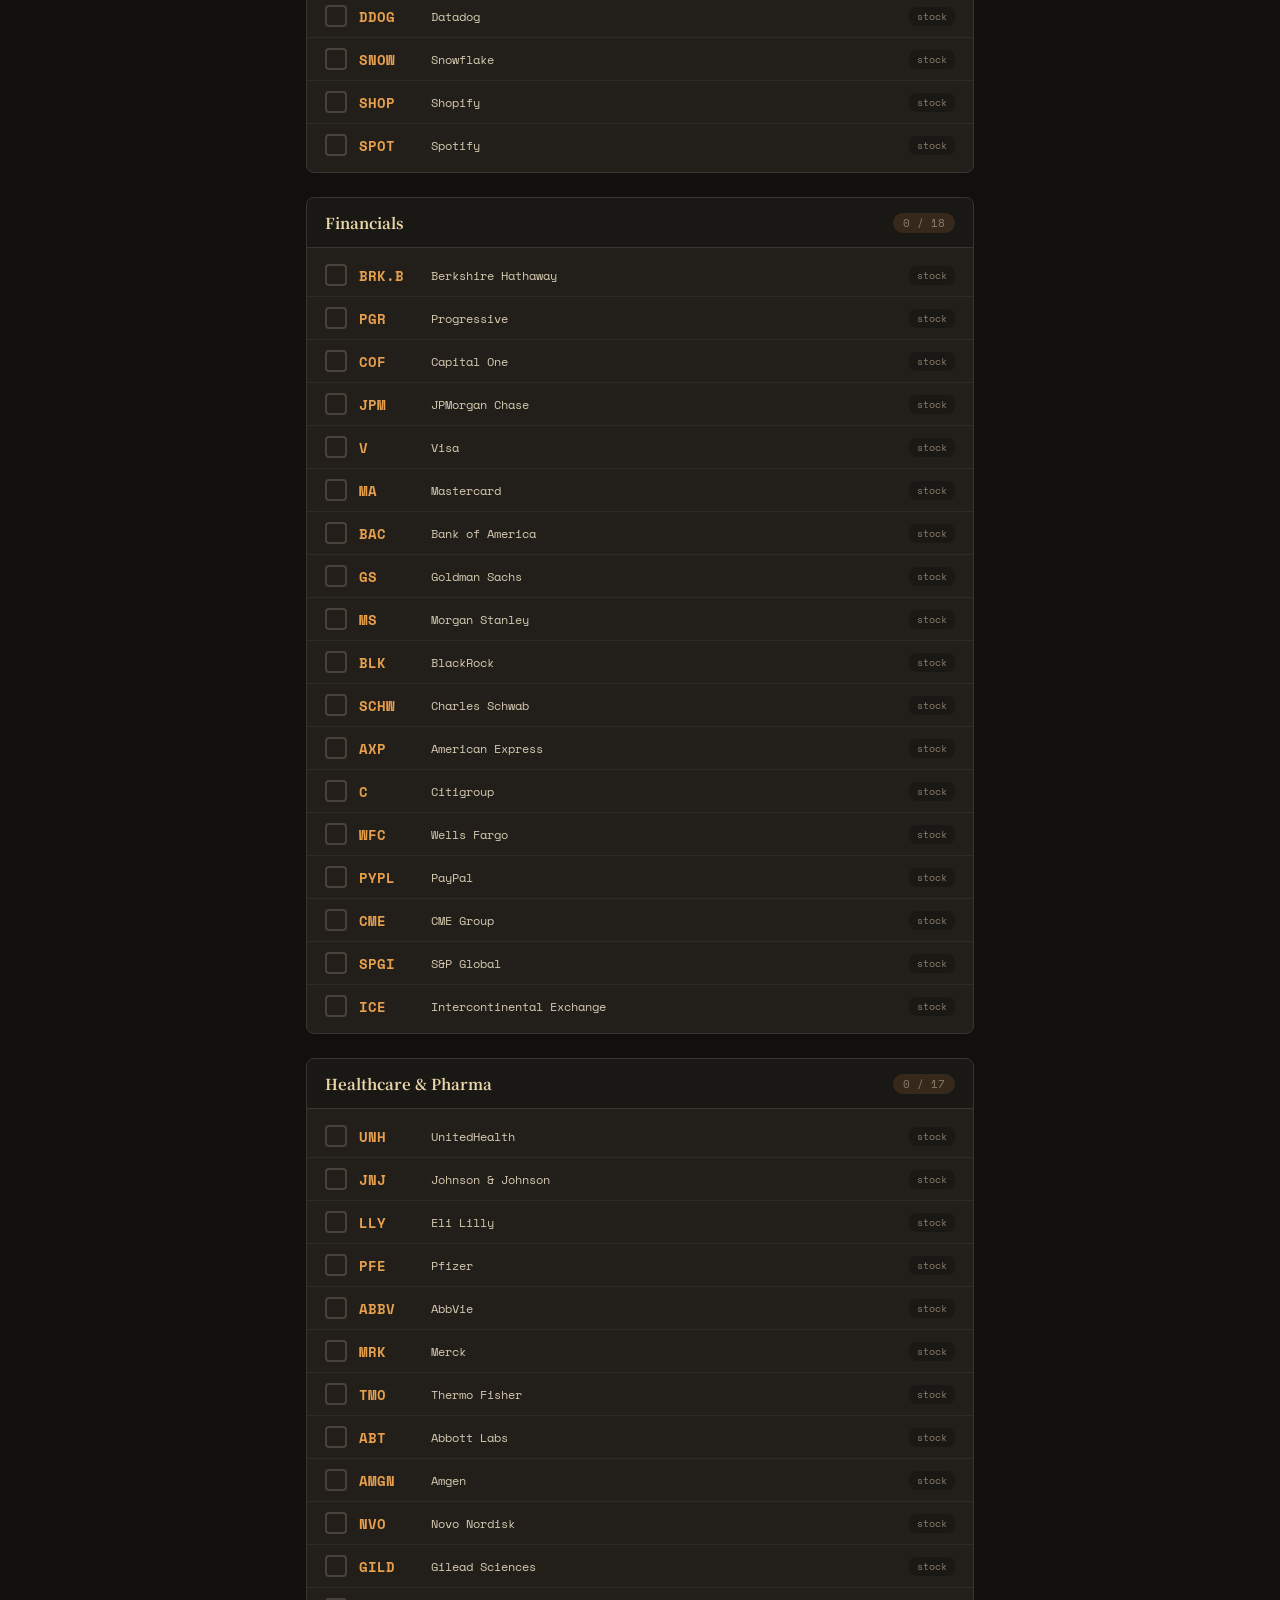
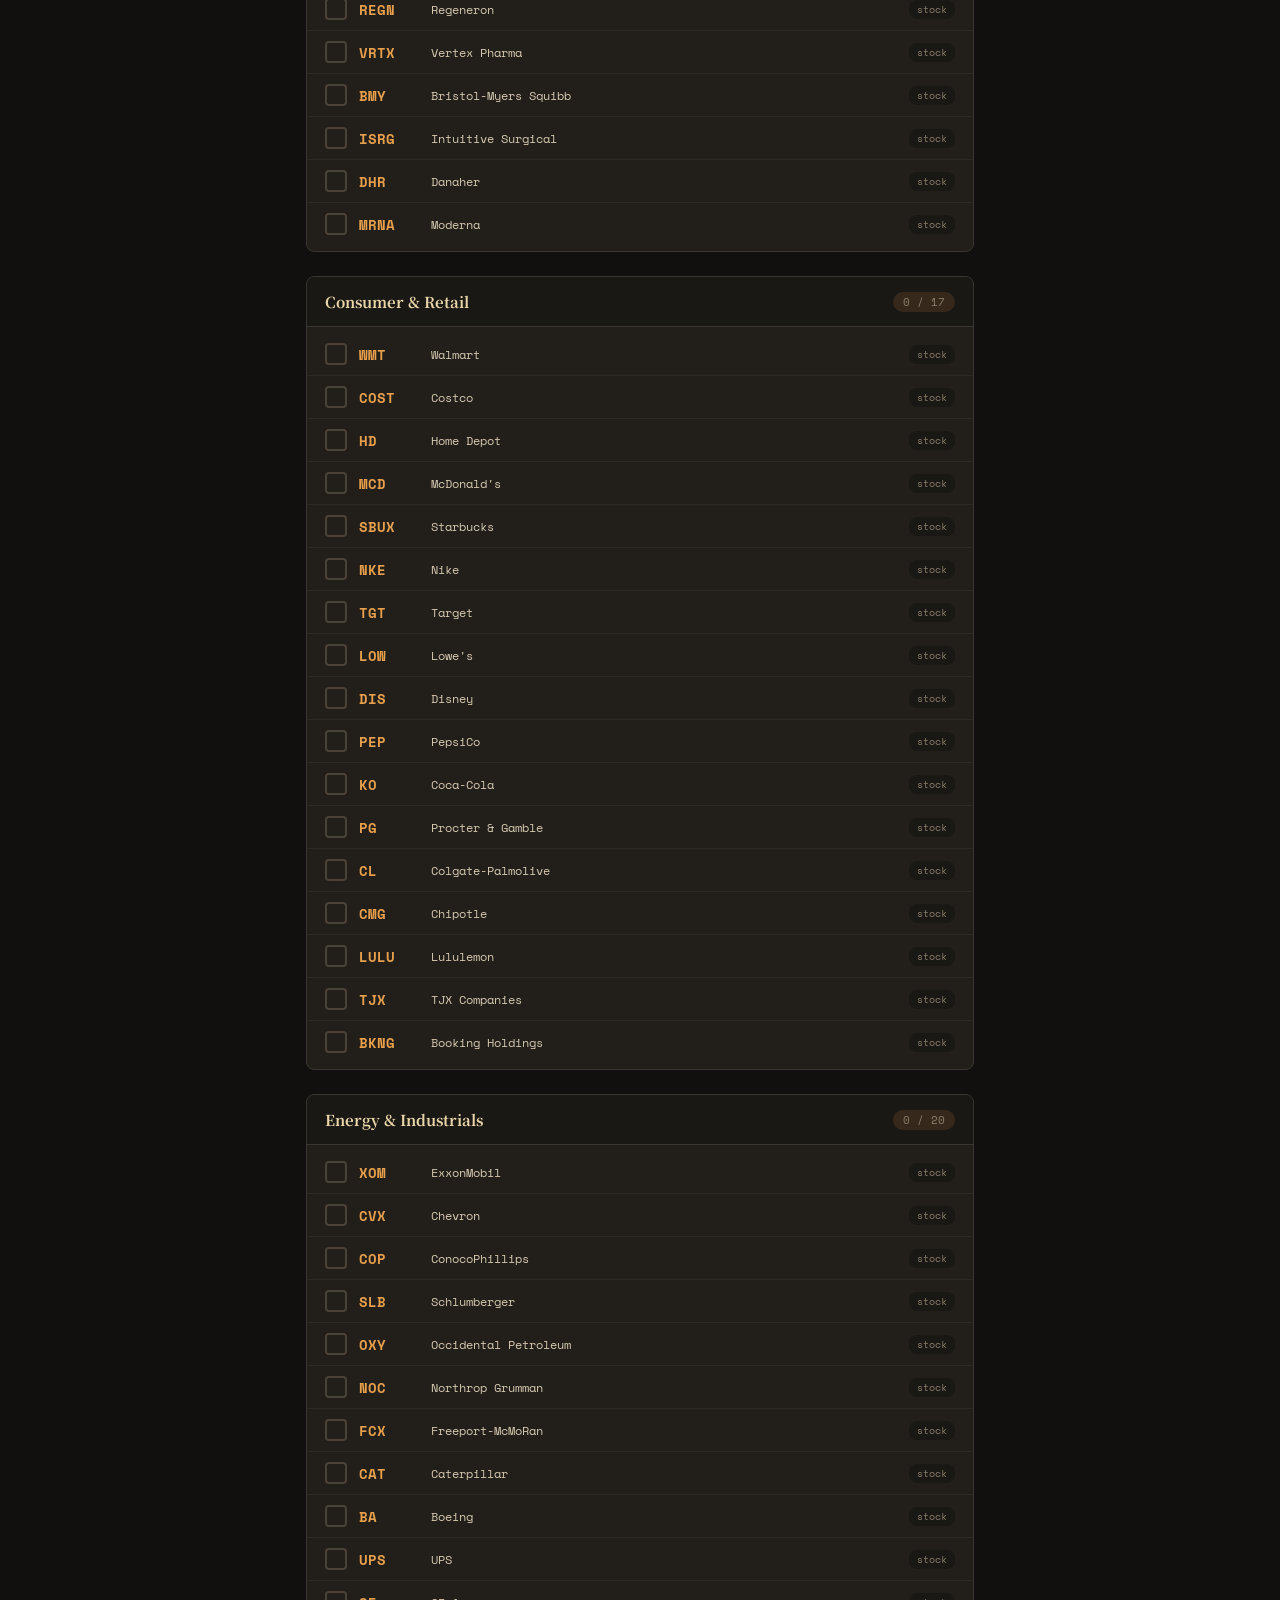
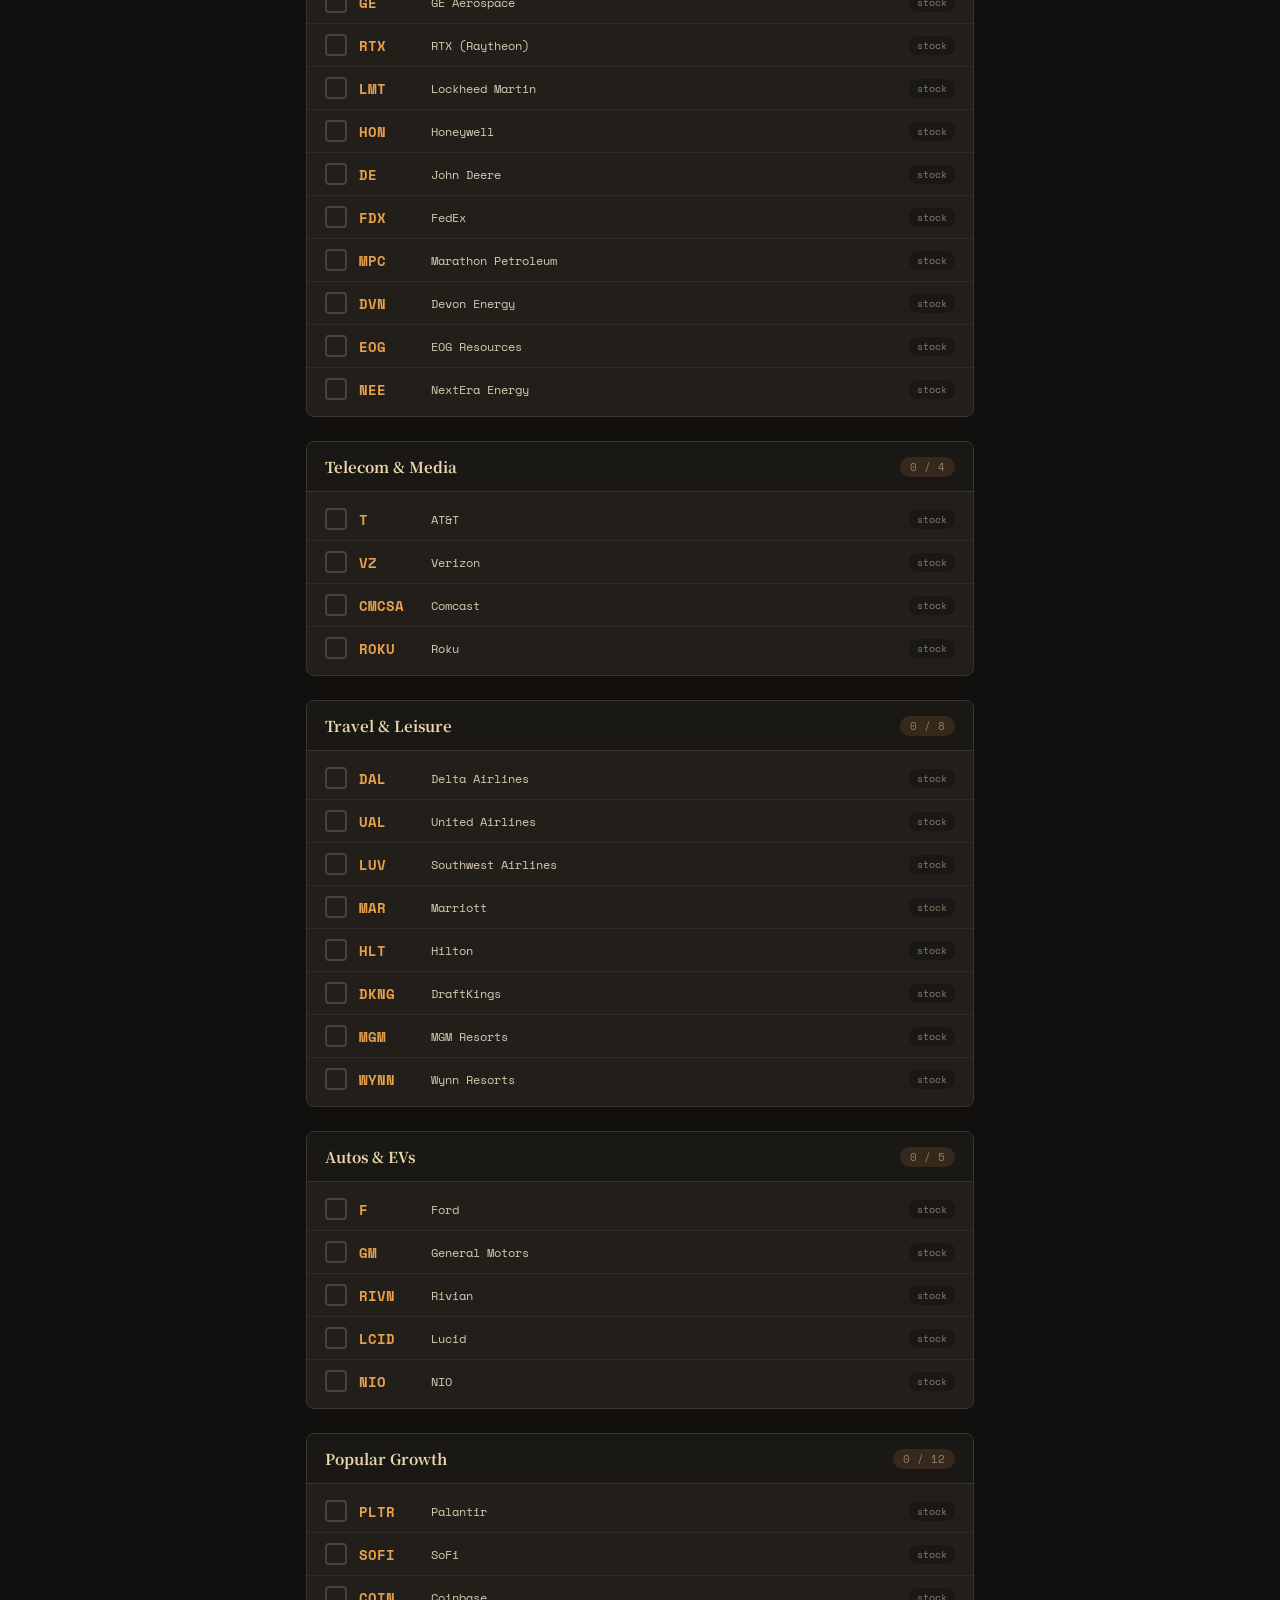
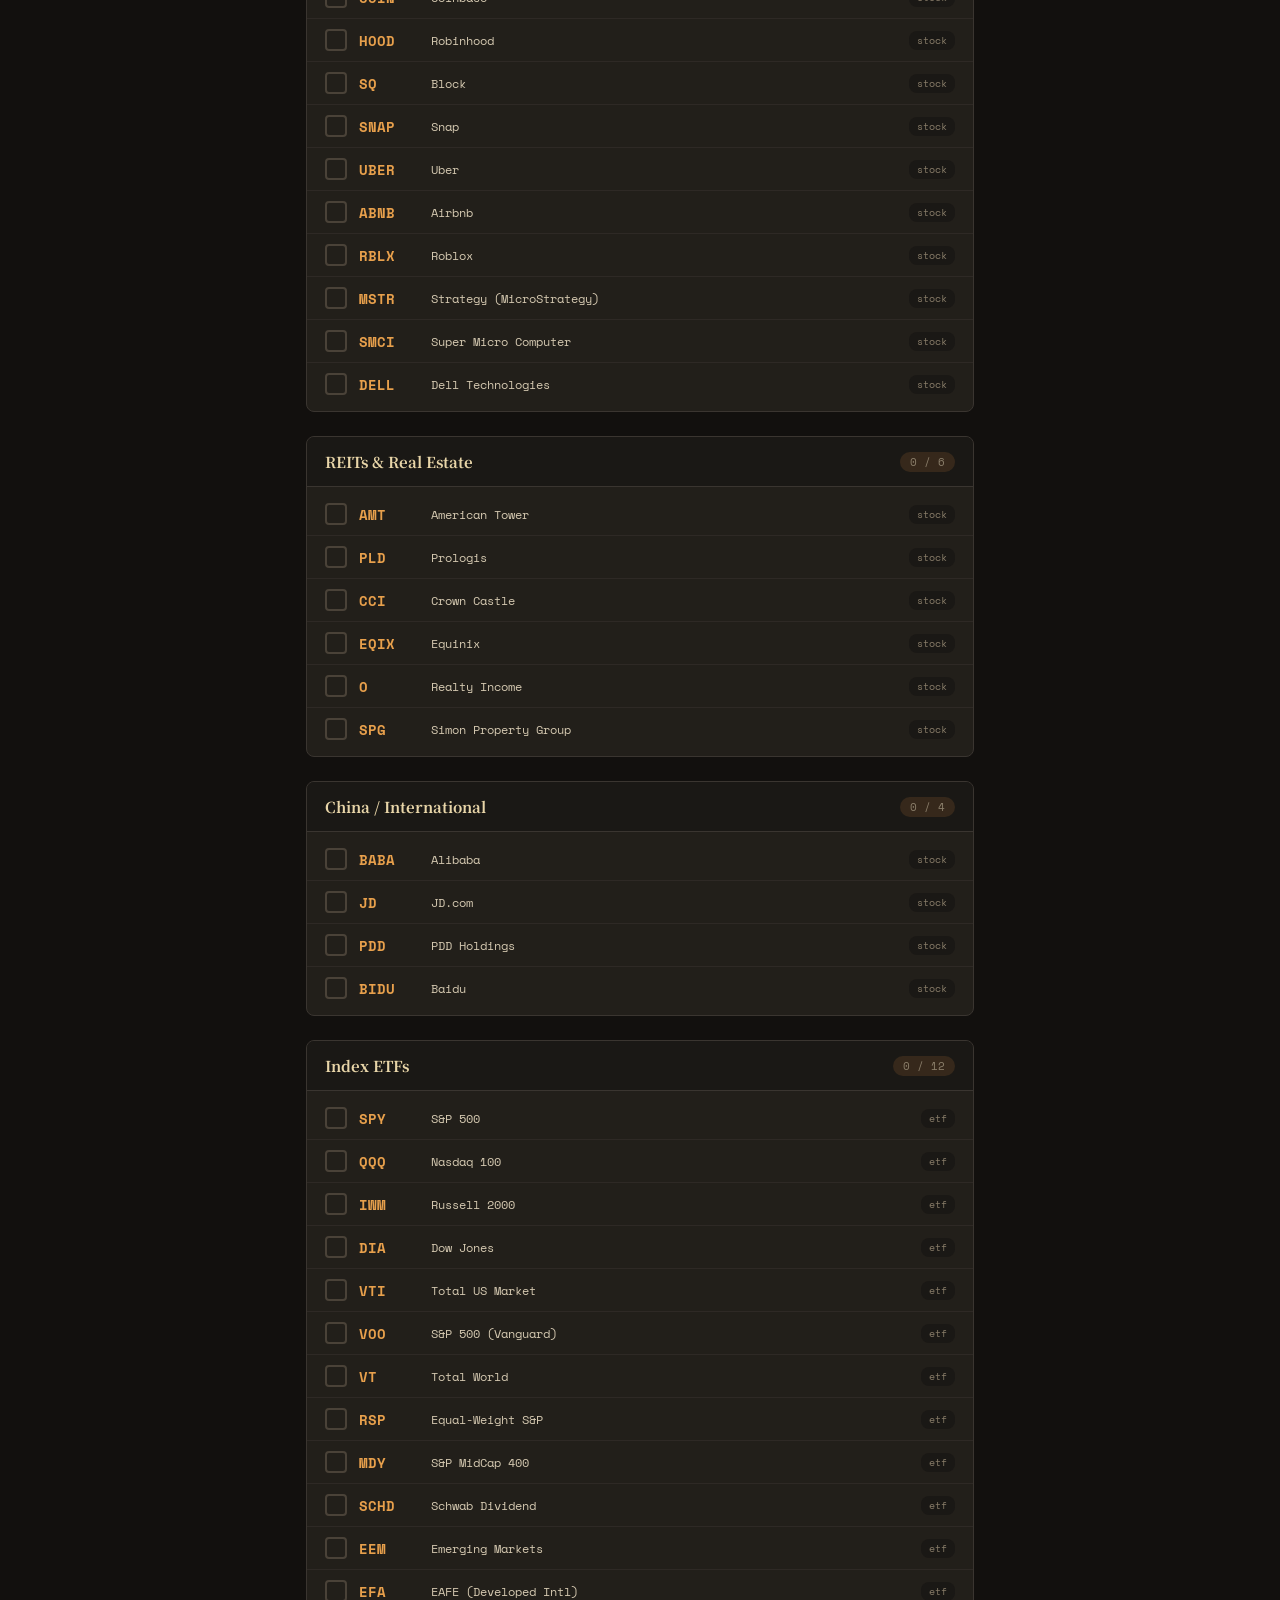
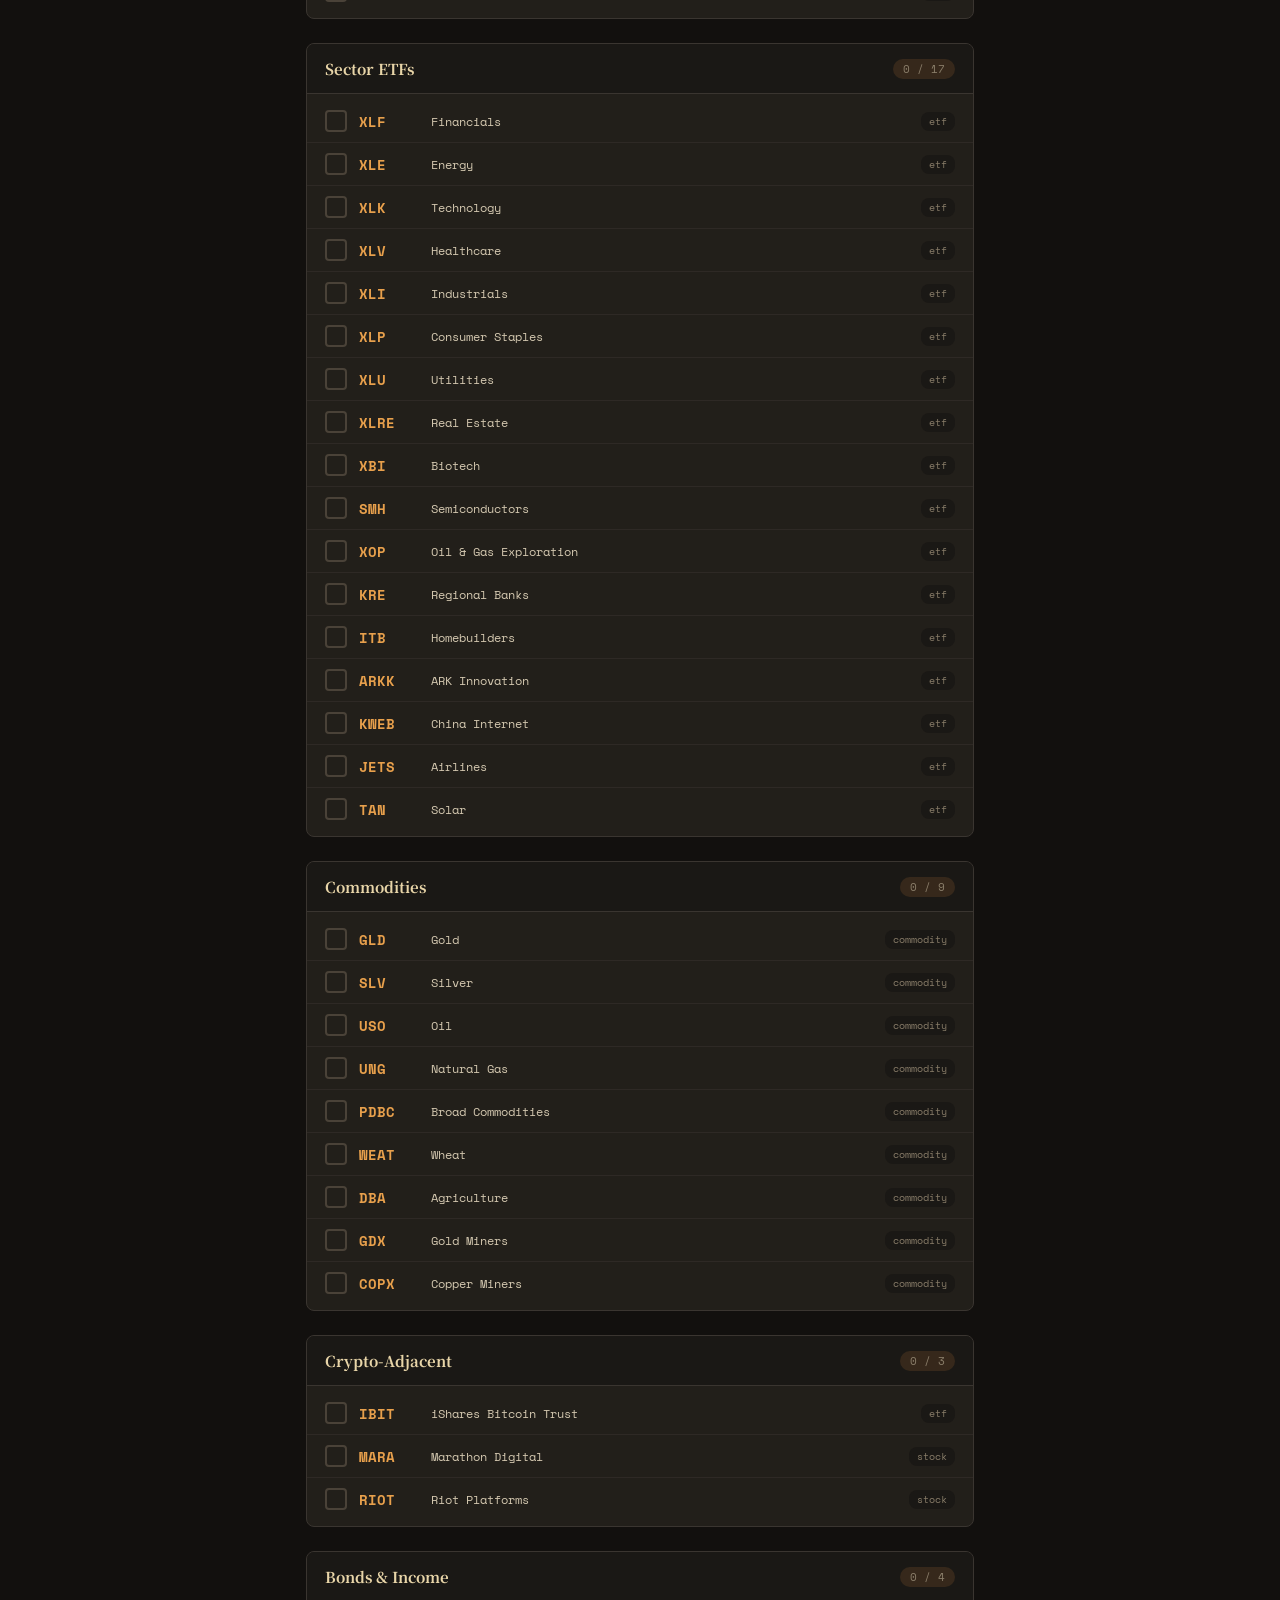
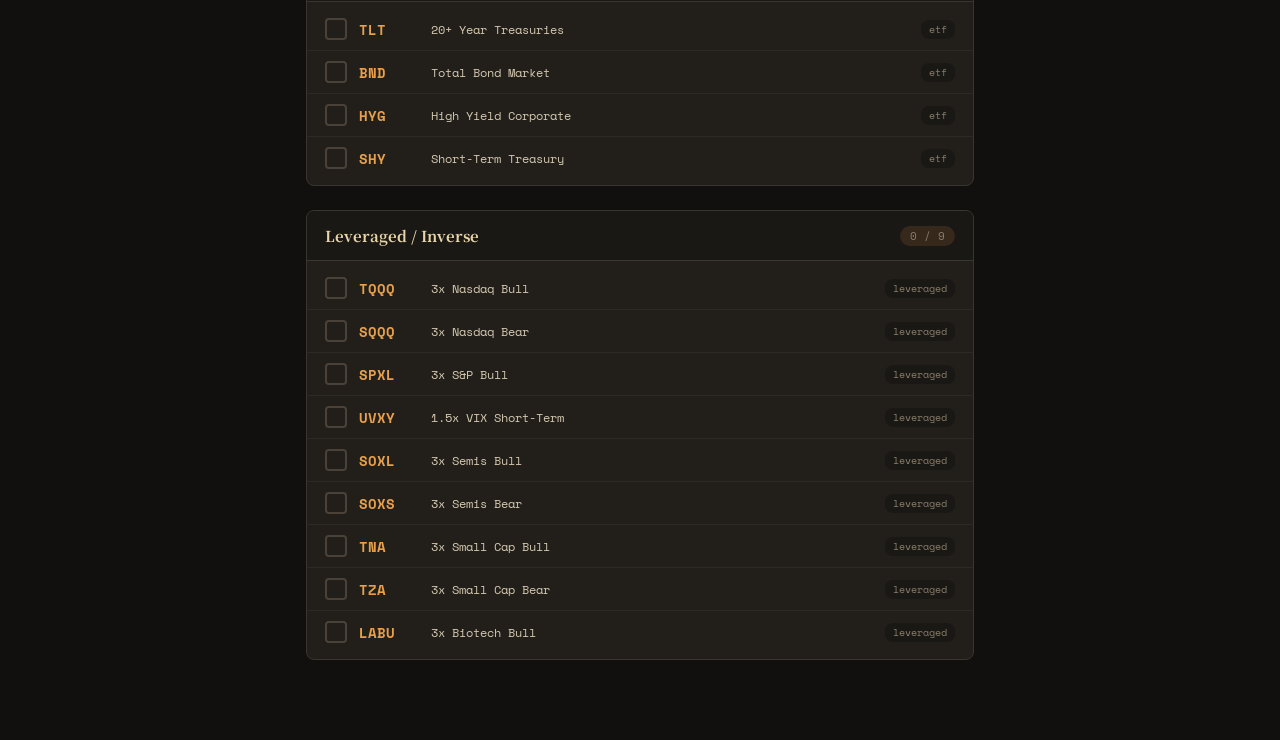
<file: watchlist.html>
<!DOCTYPE html>
<html lang="en">
<head>
<meta charset="UTF-8">
<meta name="viewport"
  content="width=device-width, initial-scale=1.0,
  maximum-scale=1.0, user-scalable=no">
<meta name="theme-color" content="#12100e">
<meta name="apple-mobile-web-app-capable" content="yes">
<meta name="apple-mobile-web-app-status-bar-style"
  content="black-translucent">
<title>Ticker Watchlist - SPX</title>
<link rel="preconnect" href="https://fonts.googleapis.com">
<link rel="preconnect"
  href="https://fonts.gstatic.com" crossorigin>
<link href="https://fonts.googleapis.com/css2?family=Nosifer&family=Noto+Serif+JP:wght@400;700;900&family=Space+Mono:wght@400;700&display=swap"
  rel="stylesheet">
<style>
* { margin: 0; padding: 0; box-sizing: border-box; }

:root {
  --bg-deep: #12100e;
  --bg-dark: #1a1815;
  --bg-card: #221f1a;
  --bg-card-hover: #2a2620;
  --border: #3a3530;
  --border-light: #4a4238;
  --text: #d4c8b0;
  --text-dim: #8a7e6a;
  --text-bright: #f0e6cc;
  --pumpkin: #d4843e;
  --pumpkin-glow: #e8a04c;
  --pumpkin-deep: #b8602a;
  --green-candle: #4a8a4a;
  --green-bright: #6aaa5a;
  --red-candle: #c44b3f;
  --cream: #e8d5a8;
}

body {
  font-family: 'Space Mono', monospace;
  background: var(--bg-deep);
  color: var(--text);
  min-height: 100vh;
  padding-bottom: 80px;
}

.header {
  display: flex;
  align-items: center;
  justify-content: space-between;
  padding: 18px 20px;
  border-bottom: 1px solid var(--border);
  background: var(--bg-dark);
  position: sticky;
  top: 0;
  z-index: 100;
}

.header-left {
  display: flex;
  align-items: center;
  gap: 12px;
}

.header h1 {
  font-family: 'Noto Serif JP', serif;
  font-size: 20px;
  font-weight: 900;
  color: var(--text-bright);
}

.header h1 span {
  font-family: 'Nosifer', cursive;
  color: var(--pumpkin);
  font-size: 16px;
}

.back-btn {
  color: var(--pumpkin);
  text-decoration: none;
  font-size: 14px;
  padding: 6px 12px;
  border: 1px solid var(--border);
  border-radius: 6px;
  transition: all 0.2s;
}

.back-btn:hover {
  background: var(--bg-card);
  border-color: var(--pumpkin);
}

/* Stats bar */
.stats-bar {
  display: flex;
  justify-content: center;
  gap: 30px;
  padding: 16px 20px;
  background: var(--bg-dark);
  border-bottom: 1px solid var(--border);
}

.stat {
  text-align: center;
}

.stat-num {
  font-family: 'Noto Serif JP', serif;
  font-size: 28px;
  font-weight: 900;
  color: var(--pumpkin-glow);
}

.stat-label {
  font-size: 10px;
  text-transform: uppercase;
  letter-spacing: 2px;
  color: var(--text-dim);
}

.progress-wrap {
  max-width: 600px;
  margin: 0 auto;
  padding: 12px 20px;
}

.progress-track {
  height: 4px;
  background: var(--border);
  border-radius: 2px;
  overflow: hidden;
}

.progress-fill {
  height: 100%;
  background: linear-gradient(
    90deg, var(--pumpkin-deep), var(--pumpkin-glow));
  border-radius: 2px;
  transition: width 0.4s ease;
}

.pace-info {
  text-align: center;
  font-size: 11px;
  color: var(--text-dim);
  margin-top: 6px;
}

/* Filters */
.filters {
  display: flex;
  justify-content: center;
  gap: 8px;
  padding: 14px 20px;
  flex-wrap: wrap;
}

.filter-btn {
  background: var(--bg-card);
  border: 1px solid var(--border);
  color: var(--text-dim);
  padding: 5px 14px;
  border-radius: 16px;
  cursor: pointer;
  font-family: 'Space Mono', monospace;
  font-size: 11px;
  transition: all 0.2s;
}

.filter-btn:hover {
  border-color: var(--pumpkin);
  color: var(--text);
}

.filter-btn.active {
  background: var(--pumpkin);
  color: #12100e;
  border-color: var(--pumpkin);
  font-weight: 700;
}

/* Sections */
.container {
  max-width: 700px;
  margin: 0 auto;
  padding: 0 16px;
}

.section {
  margin-top: 24px;
  background: var(--bg-card);
  border: 1px solid var(--border);
  border-radius: 8px;
  overflow: hidden;
}

.section-header {
  display: flex;
  align-items: center;
  justify-content: space-between;
  padding: 14px 18px;
  background: var(--bg-dark);
  border-bottom: 1px solid var(--border);
}

.section-title {
  font-family: 'Noto Serif JP', serif;
  font-size: 15px;
  font-weight: 700;
  color: var(--cream);
}

.section-count {
  font-size: 11px;
  color: var(--text-dim);
  background: rgba(212,132,62,0.15);
  padding: 2px 10px;
  border-radius: 10px;
}

.ticker-list {
  list-style: none;
  padding: 6px 0;
}

.ticker-item {
  display: flex;
  align-items: center;
  gap: 12px;
  padding: 10px 18px;
  border-bottom: 1px solid rgba(58,53,48,0.5);
  cursor: pointer;
  transition: background 0.15s;
  user-select: none;
}

.ticker-item:last-child { border-bottom: none; }

.ticker-item:hover {
  background: var(--bg-card-hover);
}

.ticker-item.checked {
  opacity: 0.45;
}

.ticker-item.checked .ticker-symbol {
  text-decoration: line-through;
}

.ticker-item.checked .check-box {
  background: var(--green-candle);
  border-color: var(--green-bright);
}

.ticker-item.checked .check-box::after {
  content: '\2713';
  color: #fff;
  font-size: 12px;
  font-weight: 700;
}

.check-box {
  width: 22px;
  height: 22px;
  border: 2px solid var(--border-light);
  border-radius: 4px;
  flex-shrink: 0;
  display: flex;
  align-items: center;
  justify-content: center;
  transition: all 0.2s;
}

.ticker-symbol {
  font-weight: 700;
  color: var(--pumpkin-glow);
  min-width: 60px;
  font-size: 14px;
}

.ticker-name {
  color: var(--text);
  font-size: 12px;
  flex: 1;
}

.ticker-type {
  font-size: 10px;
  color: var(--text-dim);
  background: var(--bg-dark);
  padding: 2px 8px;
  border-radius: 8px;
  flex-shrink: 0;
}

/* Hide checked items filter */
.hide-checked .ticker-item.checked {
  display: none;
}

@media (max-width: 768px) {
  .header h1 { font-size: 16px; }
  .stats-bar { gap: 20px; }
  .stat-num { font-size: 22px; }
  .ticker-item { padding: 10px 14px; }
  .ticker-name { font-size: 11px; }
}
</style>
</head>
<body>

<div class="header">
  <div class="header-left">
    <h1><span>SPX</span> Watchlist</h1>
  </div>
  <a href="index.html" class="back-btn">Dashboard</a>
</div>

<div class="stats-bar">
  <div class="stat">
    <div class="stat-num" id="checkedCount">0</div>
    <div class="stat-label">Added</div>
  </div>
  <div class="stat">
    <div class="stat-num" id="remainCount">100</div>
    <div class="stat-label">Remaining</div>
  </div>
  <div class="stat">
    <div class="stat-num" id="weeksLeft">50</div>
    <div class="stat-label">Weeks Left</div>
  </div>
</div>

<div class="progress-wrap">
  <div class="progress-track">
    <div class="progress-fill" id="progressFill"
      style="width:0%"></div>
  </div>
  <div class="pace-info" id="paceInfo">
    2 per week &mdash; ~50 weeks to complete
  </div>
</div>

<div class="filters">
  <button class="filter-btn active" data-f="all">
    All</button>
  <button class="filter-btn" data-f="unchecked">
    Remaining</button>
  <button class="filter-btn" data-f="checked">
    Added</button>
</div>

<div class="container" id="listContainer"></div>

<script>
const STORAGE_KEY = 'spx_watchlist_v1';

const TICKERS = [
  { cat: 'Mega-Cap Tech', items: [
    { s: 'AAPL', n: 'Apple', t: 'stock' },
    { s: 'MSFT', n: 'Microsoft', t: 'stock' },
    { s: 'NVDA', n: 'Nvidia', t: 'stock' },
    { s: 'GOOGL', n: 'Alphabet', t: 'stock' },
    { s: 'AMZN', n: 'Amazon', t: 'stock' },
    { s: 'META', n: 'Meta Platforms', t: 'stock' },
    { s: 'TSLA', n: 'Tesla', t: 'stock' },
    { s: 'AVGO', n: 'Broadcom', t: 'stock' },
    { s: 'TSM', n: 'Taiwan Semiconductor', t: 'stock' },
    { s: 'ORCL', n: 'Oracle', t: 'stock' },
    { s: 'CRM', n: 'Salesforce', t: 'stock' },
    { s: 'AMD', n: 'AMD', t: 'stock' },
    { s: 'NFLX', n: 'Netflix', t: 'stock' },
    { s: 'ADBE', n: 'Adobe', t: 'stock' },
    { s: 'INTC', n: 'Intel', t: 'stock' },
    { s: 'NOW', n: 'ServiceNow', t: 'stock' },
    { s: 'QCOM', n: 'Qualcomm', t: 'stock' },
    { s: 'IBM', n: 'IBM', t: 'stock' },
    { s: 'CSCO', n: 'Cisco', t: 'stock' },
    { s: 'TXN', n: 'Texas Instruments', t: 'stock' },
    { s: 'MU', n: 'Micron', t: 'stock' },
    { s: 'ANET', n: 'Arista Networks', t: 'stock' },
    { s: 'ARM', n: 'Arm Holdings', t: 'stock' },
  ]},
  { cat: 'Cybersecurity & Cloud', items: [
    { s: 'PANW', n: 'Palo Alto Networks', t: 'stock' },
    { s: 'CRWD', n: 'CrowdStrike', t: 'stock' },
    { s: 'ZS', n: 'Zscaler', t: 'stock' },
    { s: 'NET', n: 'Cloudflare', t: 'stock' },
    { s: 'DDOG', n: 'Datadog', t: 'stock' },
    { s: 'SNOW', n: 'Snowflake', t: 'stock' },
    { s: 'SHOP', n: 'Shopify', t: 'stock' },
    { s: 'SPOT', n: 'Spotify', t: 'stock' },
  ]},
  { cat: 'Financials', items: [
    { s: 'BRK.B', n: 'Berkshire Hathaway', t: 'stock' },
    { s: 'PGR', n: 'Progressive', t: 'stock' },
    { s: 'COF', n: 'Capital One', t: 'stock' },
    { s: 'JPM', n: 'JPMorgan Chase', t: 'stock' },
    { s: 'V', n: 'Visa', t: 'stock' },
    { s: 'MA', n: 'Mastercard', t: 'stock' },
    { s: 'BAC', n: 'Bank of America', t: 'stock' },
    { s: 'GS', n: 'Goldman Sachs', t: 'stock' },
    { s: 'MS', n: 'Morgan Stanley', t: 'stock' },
    { s: 'BLK', n: 'BlackRock', t: 'stock' },
    { s: 'SCHW', n: 'Charles Schwab', t: 'stock' },
    { s: 'AXP', n: 'American Express', t: 'stock' },
    { s: 'C', n: 'Citigroup', t: 'stock' },
    { s: 'WFC', n: 'Wells Fargo', t: 'stock' },
    { s: 'PYPL', n: 'PayPal', t: 'stock' },
    { s: 'CME', n: 'CME Group', t: 'stock' },
    { s: 'SPGI', n: 'S&P Global', t: 'stock' },
    { s: 'ICE', n: 'Intercontinental Exchange', t: 'stock' },
  ]},
  { cat: 'Healthcare & Pharma', items: [
    { s: 'UNH', n: 'UnitedHealth', t: 'stock' },
    { s: 'JNJ', n: 'Johnson & Johnson', t: 'stock' },
    { s: 'LLY', n: 'Eli Lilly', t: 'stock' },
    { s: 'PFE', n: 'Pfizer', t: 'stock' },
    { s: 'ABBV', n: 'AbbVie', t: 'stock' },
    { s: 'MRK', n: 'Merck', t: 'stock' },
    { s: 'TMO', n: 'Thermo Fisher', t: 'stock' },
    { s: 'ABT', n: 'Abbott Labs', t: 'stock' },
    { s: 'AMGN', n: 'Amgen', t: 'stock' },
    { s: 'NVO', n: 'Novo Nordisk', t: 'stock' },
    { s: 'GILD', n: 'Gilead Sciences', t: 'stock' },
    { s: 'REGN', n: 'Regeneron', t: 'stock' },
    { s: 'VRTX', n: 'Vertex Pharma', t: 'stock' },
    { s: 'BMY', n: 'Bristol-Myers Squibb', t: 'stock' },
    { s: 'ISRG', n: 'Intuitive Surgical', t: 'stock' },
    { s: 'DHR', n: 'Danaher', t: 'stock' },
    { s: 'MRNA', n: 'Moderna', t: 'stock' },
  ]},
  { cat: 'Consumer & Retail', items: [
    { s: 'WMT', n: 'Walmart', t: 'stock' },
    { s: 'COST', n: 'Costco', t: 'stock' },
    { s: 'HD', n: 'Home Depot', t: 'stock' },
    { s: 'MCD', n: "McDonald's", t: 'stock' },
    { s: 'SBUX', n: 'Starbucks', t: 'stock' },
    { s: 'NKE', n: 'Nike', t: 'stock' },
    { s: 'TGT', n: 'Target', t: 'stock' },
    { s: 'LOW', n: "Lowe's", t: 'stock' },
    { s: 'DIS', n: 'Disney', t: 'stock' },
    { s: 'PEP', n: 'PepsiCo', t: 'stock' },
    { s: 'KO', n: 'Coca-Cola', t: 'stock' },
    { s: 'PG', n: 'Procter & Gamble', t: 'stock' },
    { s: 'CL', n: 'Colgate-Palmolive', t: 'stock' },
    { s: 'CMG', n: 'Chipotle', t: 'stock' },
    { s: 'LULU', n: 'Lululemon', t: 'stock' },
    { s: 'TJX', n: 'TJX Companies', t: 'stock' },
    { s: 'BKNG', n: 'Booking Holdings', t: 'stock' },
  ]},
  { cat: 'Energy & Industrials', items: [
    { s: 'XOM', n: 'ExxonMobil', t: 'stock' },
    { s: 'CVX', n: 'Chevron', t: 'stock' },
    { s: 'COP', n: 'ConocoPhillips', t: 'stock' },
    { s: 'SLB', n: 'Schlumberger', t: 'stock' },
    { s: 'OXY', n: 'Occidental Petroleum', t: 'stock' },
    { s: 'NOC', n: 'Northrop Grumman', t: 'stock' },
    { s: 'FCX', n: 'Freeport-McMoRan', t: 'stock' },
    { s: 'CAT', n: 'Caterpillar', t: 'stock' },
    { s: 'BA', n: 'Boeing', t: 'stock' },
    { s: 'UPS', n: 'UPS', t: 'stock' },
    { s: 'GE', n: 'GE Aerospace', t: 'stock' },
    { s: 'RTX', n: 'RTX (Raytheon)', t: 'stock' },
    { s: 'LMT', n: 'Lockheed Martin', t: 'stock' },
    { s: 'HON', n: 'Honeywell', t: 'stock' },
    { s: 'DE', n: 'John Deere', t: 'stock' },
    { s: 'FDX', n: 'FedEx', t: 'stock' },
    { s: 'MPC', n: 'Marathon Petroleum', t: 'stock' },
    { s: 'DVN', n: 'Devon Energy', t: 'stock' },
    { s: 'EOG', n: 'EOG Resources', t: 'stock' },
    { s: 'NEE', n: 'NextEra Energy', t: 'stock' },
  ]},
  { cat: 'Telecom & Media', items: [
    { s: 'T', n: 'AT&T', t: 'stock' },
    { s: 'VZ', n: 'Verizon', t: 'stock' },
    { s: 'CMCSA', n: 'Comcast', t: 'stock' },
    { s: 'ROKU', n: 'Roku', t: 'stock' },
  ]},
  { cat: 'Travel & Leisure', items: [
    { s: 'DAL', n: 'Delta Airlines', t: 'stock' },
    { s: 'UAL', n: 'United Airlines', t: 'stock' },
    { s: 'LUV', n: 'Southwest Airlines', t: 'stock' },
    { s: 'MAR', n: 'Marriott', t: 'stock' },
    { s: 'HLT', n: 'Hilton', t: 'stock' },
    { s: 'DKNG', n: 'DraftKings', t: 'stock' },
    { s: 'MGM', n: 'MGM Resorts', t: 'stock' },
    { s: 'WYNN', n: 'Wynn Resorts', t: 'stock' },
  ]},
  { cat: 'Autos & EVs', items: [
    { s: 'F', n: 'Ford', t: 'stock' },
    { s: 'GM', n: 'General Motors', t: 'stock' },
    { s: 'RIVN', n: 'Rivian', t: 'stock' },
    { s: 'LCID', n: 'Lucid', t: 'stock' },
    { s: 'NIO', n: 'NIO', t: 'stock' },
  ]},
  { cat: 'Popular Growth', items: [
    { s: 'PLTR', n: 'Palantir', t: 'stock' },
    { s: 'SOFI', n: 'SoFi', t: 'stock' },
    { s: 'COIN', n: 'Coinbase', t: 'stock' },
    { s: 'HOOD', n: 'Robinhood', t: 'stock' },
    { s: 'SQ', n: 'Block', t: 'stock' },
    { s: 'SNAP', n: 'Snap', t: 'stock' },
    { s: 'UBER', n: 'Uber', t: 'stock' },
    { s: 'ABNB', n: 'Airbnb', t: 'stock' },
    { s: 'RBLX', n: 'Roblox', t: 'stock' },
    { s: 'MSTR', n: 'Strategy (MicroStrategy)', t: 'stock' },
    { s: 'SMCI', n: 'Super Micro Computer', t: 'stock' },
    { s: 'DELL', n: 'Dell Technologies', t: 'stock' },
  ]},
  { cat: 'REITs & Real Estate', items: [
    { s: 'AMT', n: 'American Tower', t: 'stock' },
    { s: 'PLD', n: 'Prologis', t: 'stock' },
    { s: 'CCI', n: 'Crown Castle', t: 'stock' },
    { s: 'EQIX', n: 'Equinix', t: 'stock' },
    { s: 'O', n: 'Realty Income', t: 'stock' },
    { s: 'SPG', n: 'Simon Property Group', t: 'stock' },
  ]},
  { cat: 'China / International', items: [
    { s: 'BABA', n: 'Alibaba', t: 'stock' },
    { s: 'JD', n: 'JD.com', t: 'stock' },
    { s: 'PDD', n: 'PDD Holdings', t: 'stock' },
    { s: 'BIDU', n: 'Baidu', t: 'stock' },
  ]},
  { cat: 'Index ETFs', items: [
    { s: 'SPY', n: 'S&P 500', t: 'etf' },
    { s: 'QQQ', n: 'Nasdaq 100', t: 'etf' },
    { s: 'IWM', n: 'Russell 2000', t: 'etf' },
    { s: 'DIA', n: 'Dow Jones', t: 'etf' },
    { s: 'VTI', n: 'Total US Market', t: 'etf' },
    { s: 'VOO', n: 'S&P 500 (Vanguard)', t: 'etf' },
    { s: 'VT', n: 'Total World', t: 'etf' },
    { s: 'RSP', n: 'Equal-Weight S&P', t: 'etf' },
    { s: 'MDY', n: 'S&P MidCap 400', t: 'etf' },
    { s: 'SCHD', n: 'Schwab Dividend', t: 'etf' },
    { s: 'EEM', n: 'Emerging Markets', t: 'etf' },
    { s: 'EFA', n: 'EAFE (Developed Intl)', t: 'etf' },
  ]},
  { cat: 'Sector ETFs', items: [
    { s: 'XLF', n: 'Financials', t: 'etf' },
    { s: 'XLE', n: 'Energy', t: 'etf' },
    { s: 'XLK', n: 'Technology', t: 'etf' },
    { s: 'XLV', n: 'Healthcare', t: 'etf' },
    { s: 'XLI', n: 'Industrials', t: 'etf' },
    { s: 'XLP', n: 'Consumer Staples', t: 'etf' },
    { s: 'XLU', n: 'Utilities', t: 'etf' },
    { s: 'XLRE', n: 'Real Estate', t: 'etf' },
    { s: 'XBI', n: 'Biotech', t: 'etf' },
    { s: 'SMH', n: 'Semiconductors', t: 'etf' },
    { s: 'XOP', n: 'Oil & Gas Exploration', t: 'etf' },
    { s: 'KRE', n: 'Regional Banks', t: 'etf' },
    { s: 'ITB', n: 'Homebuilders', t: 'etf' },
    { s: 'ARKK', n: 'ARK Innovation', t: 'etf' },
    { s: 'KWEB', n: 'China Internet', t: 'etf' },
    { s: 'JETS', n: 'Airlines', t: 'etf' },
    { s: 'TAN', n: 'Solar', t: 'etf' },
  ]},
  { cat: 'Commodities', items: [
    { s: 'GLD', n: 'Gold', t: 'commodity' },
    { s: 'SLV', n: 'Silver', t: 'commodity' },
    { s: 'USO', n: 'Oil', t: 'commodity' },
    { s: 'UNG', n: 'Natural Gas', t: 'commodity' },
    { s: 'PDBC', n: 'Broad Commodities', t: 'commodity' },
    { s: 'WEAT', n: 'Wheat', t: 'commodity' },
    { s: 'DBA', n: 'Agriculture', t: 'commodity' },
    { s: 'GDX', n: 'Gold Miners', t: 'commodity' },
    { s: 'COPX', n: 'Copper Miners', t: 'commodity' },
  ]},
  { cat: 'Crypto-Adjacent', items: [
    { s: 'IBIT', n: 'iShares Bitcoin Trust', t: 'etf' },
    { s: 'MARA', n: 'Marathon Digital', t: 'stock' },
    { s: 'RIOT', n: 'Riot Platforms', t: 'stock' },
  ]},
  { cat: 'Bonds & Income', items: [
    { s: 'TLT', n: '20+ Year Treasuries', t: 'etf' },
    { s: 'BND', n: 'Total Bond Market', t: 'etf' },
    { s: 'HYG', n: 'High Yield Corporate', t: 'etf' },
    { s: 'SHY', n: 'Short-Term Treasury', t: 'etf' },
  ]},
  { cat: 'Leveraged / Inverse', items: [
    { s: 'TQQQ', n: '3x Nasdaq Bull', t: 'leveraged' },
    { s: 'SQQQ', n: '3x Nasdaq Bear', t: 'leveraged' },
    { s: 'SPXL', n: '3x S&P Bull', t: 'leveraged' },
    { s: 'UVXY', n: '1.5x VIX Short-Term', t: 'leveraged' },
    { s: 'SOXL', n: '3x Semis Bull', t: 'leveraged' },
    { s: 'SOXS', n: '3x Semis Bear', t: 'leveraged' },
    { s: 'TNA', n: '3x Small Cap Bull', t: 'leveraged' },
    { s: 'TZA', n: '3x Small Cap Bear', t: 'leveraged' },
    { s: 'LABU', n: '3x Biotech Bull', t: 'leveraged' },
  ]},
];

let checked = {};
try {
  checked = JSON.parse(
    localStorage.getItem(STORAGE_KEY) || '{}');
} catch(e) { checked = {}; }

function save() {
  localStorage.setItem(STORAGE_KEY,
    JSON.stringify(checked));
}

function totalItems() {
  let n = 0;
  TICKERS.forEach(c => n += c.items.length);
  return n;
}

function checkedCount() {
  return Object.keys(checked).filter(k => checked[k])
    .length;
}

function updateStats() {
  const done = checkedCount();
  const total = totalItems();
  const remain = total - done;
  document.getElementById('checkedCount')
    .textContent = done;
  document.getElementById('remainCount')
    .textContent = remain;
  document.getElementById('weeksLeft')
    .textContent = Math.ceil(remain / 2);
  const pct = (done / total * 100).toFixed(1);
  document.getElementById('progressFill')
    .style.width = pct + '%';
  document.getElementById('paceInfo')
    .textContent = `${pct}% complete \u2014 `
    + `${Math.ceil(remain / 2)} weeks at 2/week`;

  // Update section counts
  document.querySelectorAll('.section').forEach(sec => {
    const cat = sec.dataset.cat;
    const catData = TICKERS.find(c => c.cat === cat);
    if (!catData) return;
    const catDone = catData.items
      .filter(i => checked[i.s]).length;
    const badge = sec.querySelector('.section-count');
    if (badge) badge.textContent =
      catDone + ' / ' + catData.items.length;
  });
}

function render() {
  const container =
    document.getElementById('listContainer');
  container.innerHTML = '';

  TICKERS.forEach(cat => {
    const sec = document.createElement('div');
    sec.className = 'section';
    sec.dataset.cat = cat.cat;

    const catDone = cat.items
      .filter(i => checked[i.s]).length;

    sec.innerHTML = `
      <div class="section-header">
        <div class="section-title">${cat.cat}</div>
        <div class="section-count">
          ${catDone} / ${cat.items.length}</div>
      </div>
      <ul class="ticker-list"></ul>
    `;

    const ul = sec.querySelector('.ticker-list');

    cat.items.forEach(item => {
      const li = document.createElement('li');
      li.className = 'ticker-item'
        + (checked[item.s] ? ' checked' : '');
      li.dataset.symbol = item.s;
      li.innerHTML = `
        <div class="check-box"></div>
        <div class="ticker-symbol">${item.s}</div>
        <div class="ticker-name">${item.n}</div>
        <div class="ticker-type">${item.t}</div>
      `;
      li.addEventListener('click', () => {
        checked[item.s] = !checked[item.s];
        if (!checked[item.s]) delete checked[item.s];
        li.classList.toggle('checked');
        save();
        updateStats();
        applyFilter();
      });
      ul.appendChild(li);
    });

    container.appendChild(sec);
  });

  updateStats();
}

// Filters
let currentFilter = 'all';

function applyFilter() {
  const items =
    document.querySelectorAll('.ticker-item');
  items.forEach(li => {
    const isChecked =
      li.classList.contains('checked');
    if (currentFilter === 'all') {
      li.style.display = '';
    } else if (currentFilter === 'unchecked') {
      li.style.display = isChecked ? 'none' : '';
    } else if (currentFilter === 'checked') {
      li.style.display = isChecked ? '' : 'none';
    }
  });

  // Hide empty sections
  document.querySelectorAll('.section').forEach(sec => {
    const visible = sec.querySelectorAll(
      '.ticker-item:not([style*="display: none"])');
    sec.style.display =
      visible.length === 0 ? 'none' : '';
  });
}

document.querySelectorAll('.filter-btn')
  .forEach(btn => {
  btn.addEventListener('click', () => {
    document.querySelectorAll('.filter-btn')
      .forEach(b => b.classList.remove('active'));
    btn.classList.add('active');
    currentFilter = btn.dataset.f;
    applyFilter();
  });
});

render();
</script>
</body>
</html>
</file>
